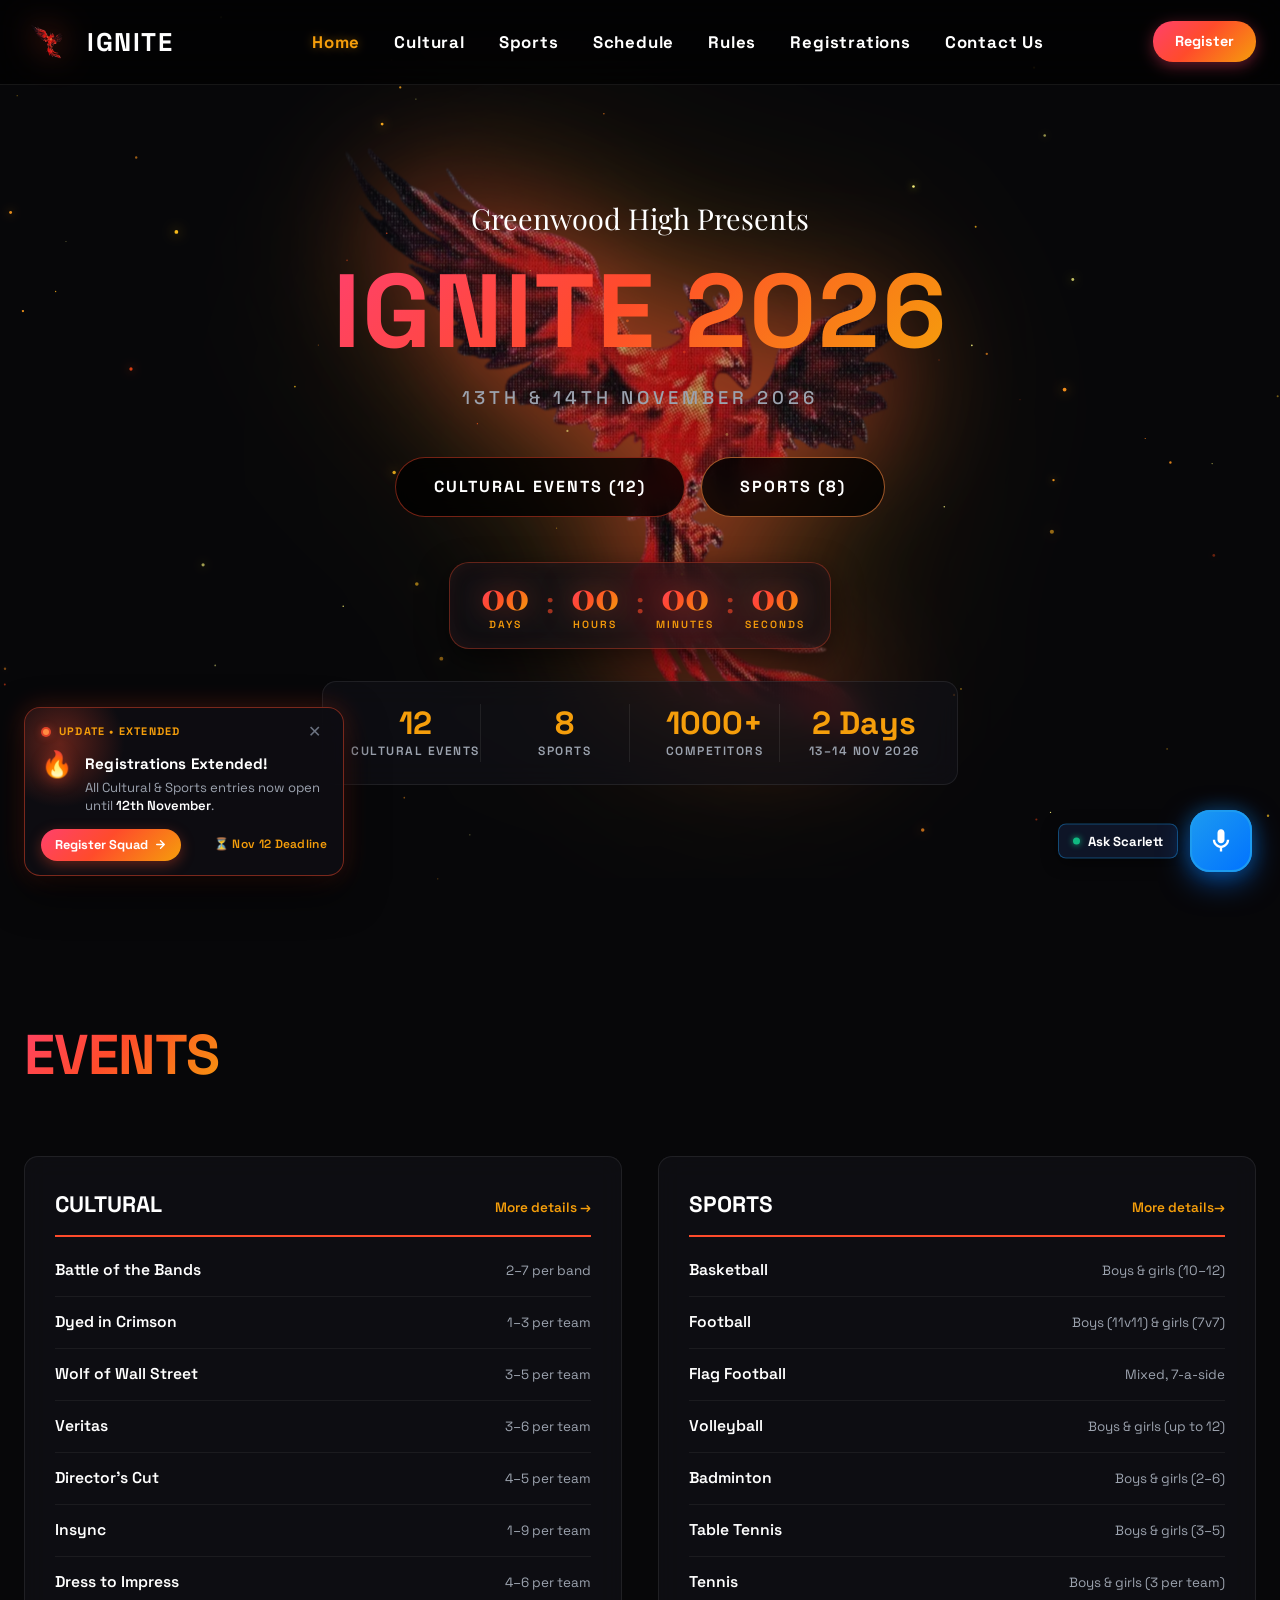
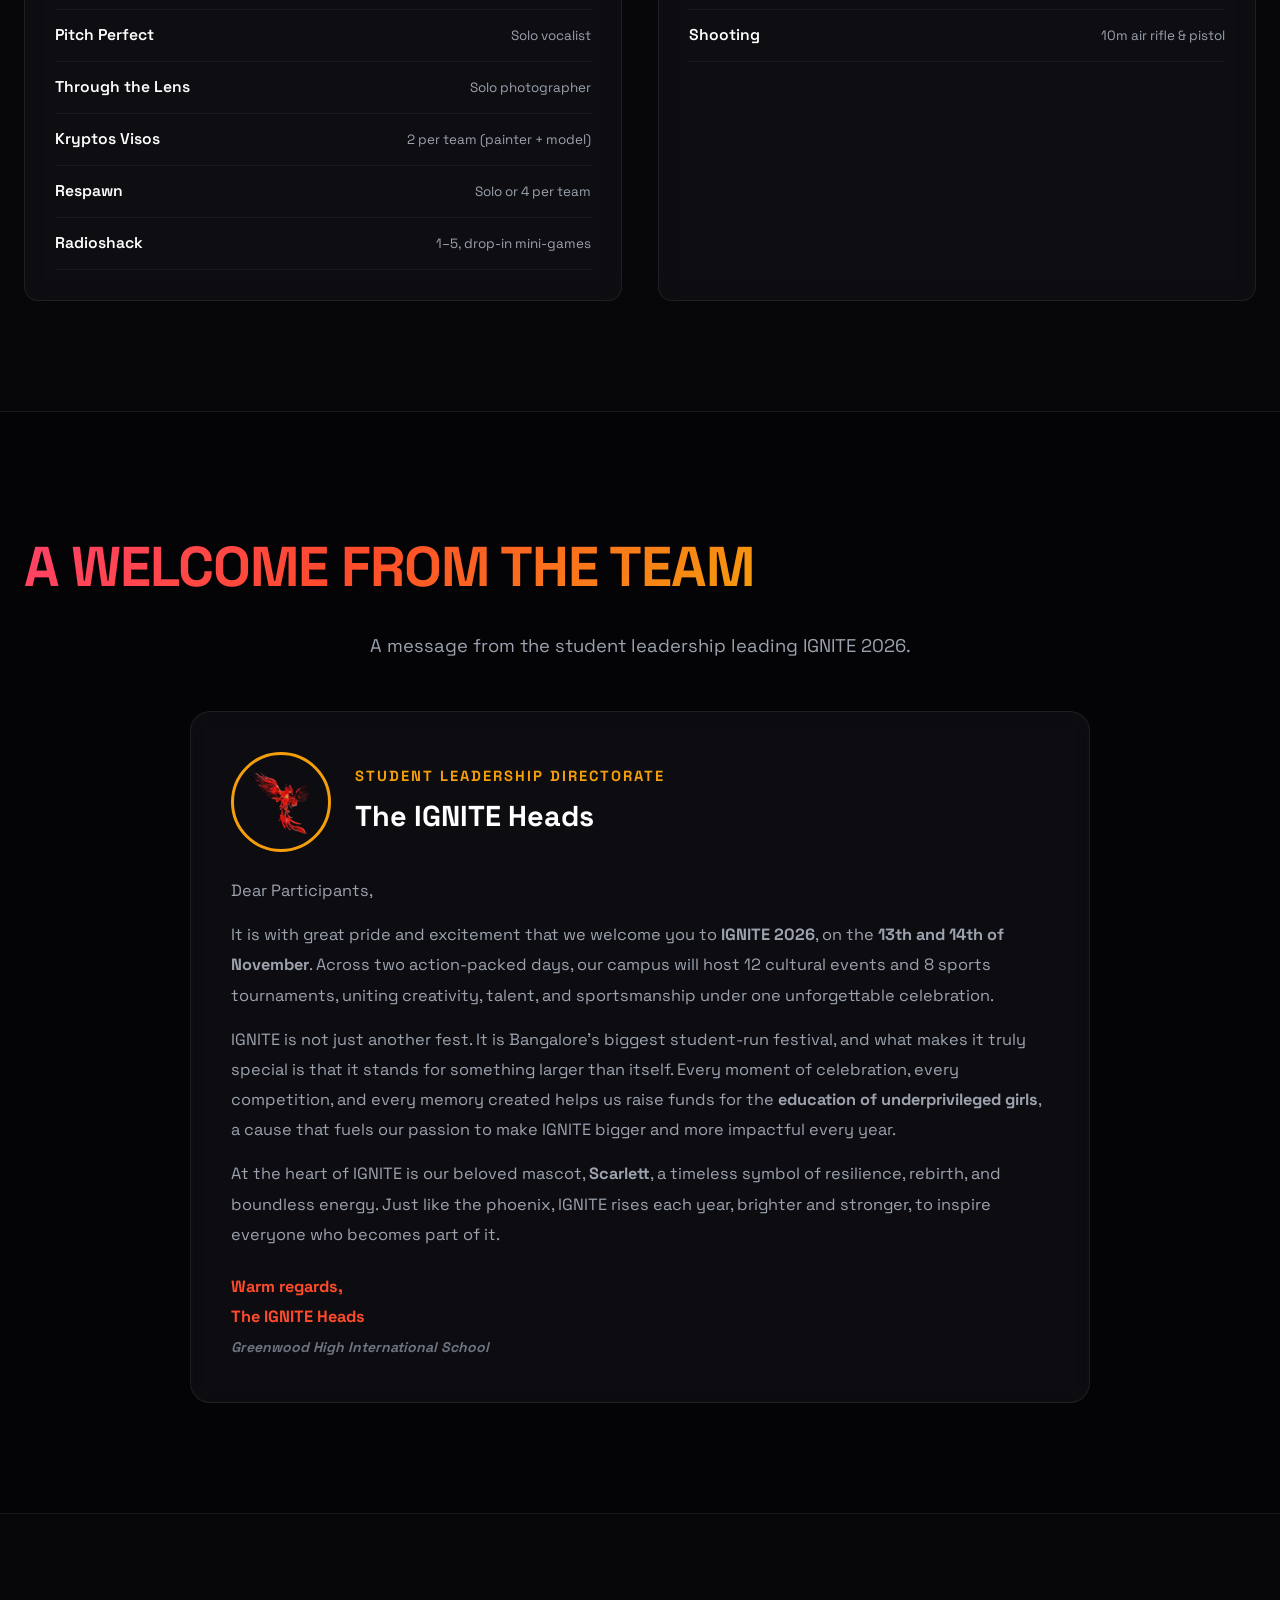
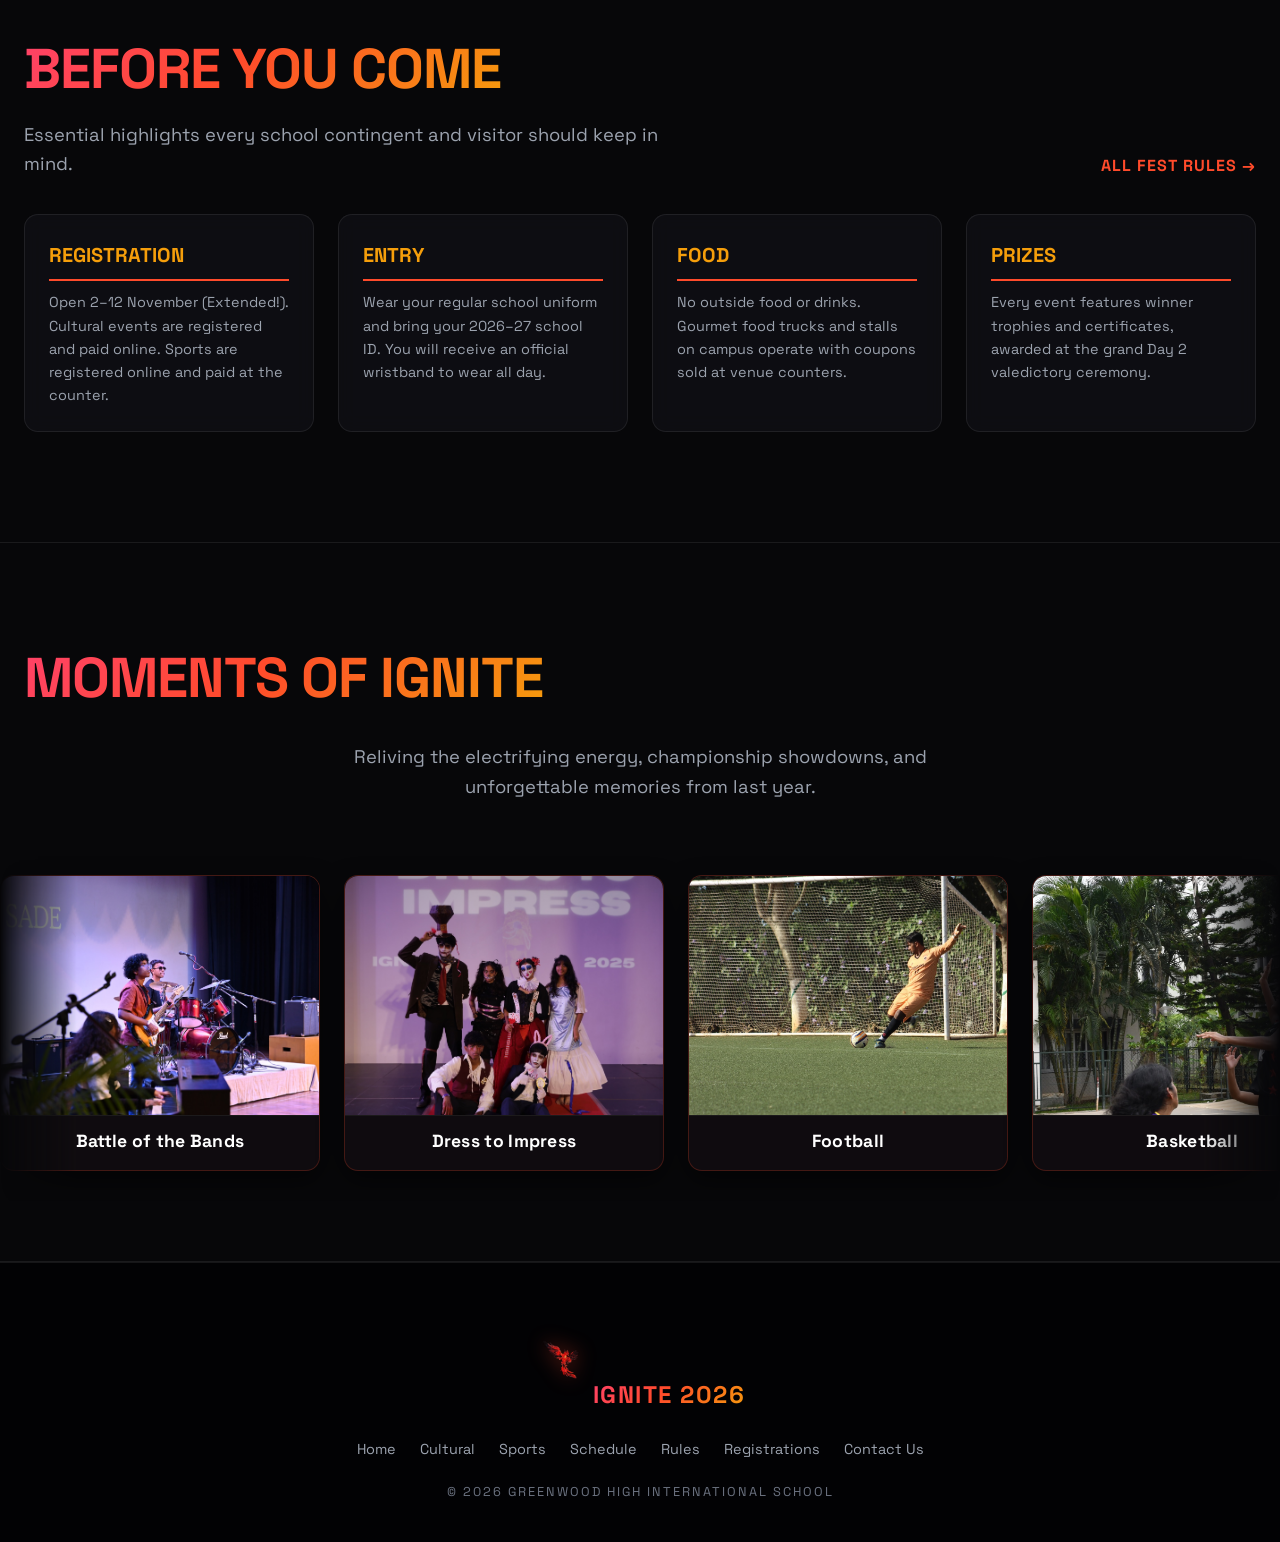
<file: index.html>
<!DOCTYPE html>
<html lang="en">
<head>
    <meta charset="UTF-8">
    <meta name="viewport" content="width=device-width, initial-scale=1.0">
    <title>IGNITE 2026 | Greenwood High Flagship Fest</title>
    <meta name="description" content="IGNITE 2026 is Greenwood High's premier interschool fest: 12 cultural events and 8 sports across two days, 13–14 November 2026.">
    <link rel="preconnect" href="https://fonts.googleapis.com">
    <link rel="preconnect" href="https://fonts.gstatic.com" crossorigin>
    <link href="https://fonts.googleapis.com/css2?family=Playfair+Display:ital,wght@0,600;0,800;1,600&family=Space+Grotesk:wght@300;400;500;600;700;800&display=swap" rel="stylesheet">
    <script>try{if(sessionStorage.getItem("igniteBurn")==="1")document.documentElement.classList.add("fire-arriving")}catch(e){}</script>
    <link rel="stylesheet" href="./styles.css">
</head>
<body>

    <!-- Phoenix Welcome Flight Entrance Animation -->
    <div id="phoenixWelcomeOverlay" class="phoenix-welcome-overlay">
        <button id="welcomeSkipBtn" class="welcome-skip-btn" aria-label="Skip intro animation">Skip Intro ✕</button>
        <div class="welcome-fire-ring"></div>
        <div class="welcome-phoenix-actor">
            <img src="WhatsApp Image 2026-10-20 at 10.38.51 PM.png" alt="IGNITE Phoenix Mascot Flying">
        </div>
        <div class="welcome-flight-text">
            <span class="welcome-flight-tag">Greenwood High Presents</span>
            <h2 class="welcome-flight-heading">IGNITE 2026</h2>
        </div>
    </div>

    <!-- Ambient Glowing Background Aura -->
    <div class="bg-ambient-glow">
        <div class="ambient-blob ambient-blob-1"></div>
        <div class="ambient-blob ambient-blob-2"></div>
        <div class="ambient-blob ambient-blob-3"></div>
    </div>

    <!-- Navigation Header -->
    <nav>
        <div class="container nav-content">
            <a href="index.html" class="logo-link">
                <img src="WhatsApp Image 2026-10-20 at 10.38.51 PM.png" alt="IGNITE Phoenix Mascot" class="nav-logo">
                <span class="logo-text">IGNITE</span>
            </a>

            <div class="nav-links">
                <a href="index.html" class="active">Home</a>
                <a href="cultural.html">Cultural</a>
                <a href="sports.html">Sports</a>
                <a href="schedule.html">Schedule</a>
                <a href="rules.html">Rules</a>
                <a href="registrations.html">Registrations</a>
                <a href="contact.html">Contact Us</a>
            </div>

            <div class="nav-cta-group">
                <a href="registrations.html" class="btn-register-nav">Register</a>
            </div>
        </div>
    </nav>

    <!-- Hero Section with Flying Phoenix Mascot Aura -->
    <header id="home" class="hero">
        <canvas id="heroSparksCanvas" class="hero-sparks-canvas" aria-hidden="true"></canvas>
        <div class="container">
            <span class="intro-text">Greenwood High Presents</span>
            <h1><span class="gradient-text">IGNITE 2026</span></h1>
            <p>13th &amp; 14th November 2026</p>

            <div class="hero-actions-group">
                <a href="cultural.html" class="btn-glow">Cultural Events (12)</a>
                <a href="sports.html" class="btn-glow" style="border-color: rgba(255, 140, 66, 0.6);">Sports (8)</a>
            </div>

            <!-- Countdown Timer inspired by Oakridge Codefest -->
            <div class="hero-countdown-wrap" data-reveal>
                <div class="glass-countdown" data-target="2026-11-13T08:30:00+05:30" role="group" aria-label="Countdown to IGNITE 2026, 13th November 2026">
                    <div class="countdown-unit-box">
                        <span class="countdown-num" data-unit="days">00</span>
                        <span class="countdown-tag">Days</span>
                    </div>
                    <div class="countdown-sep">:</div>
                    <div class="countdown-unit-box">
                        <span class="countdown-num" data-unit="hours">00</span>
                        <span class="countdown-tag">Hours</span>
                    </div>
                    <div class="countdown-sep">:</div>
                    <div class="countdown-unit-box">
                        <span class="countdown-num" data-unit="minutes">00</span>
                        <span class="countdown-tag">Minutes</span>
                    </div>
                    <div class="countdown-sep">:</div>
                    <div class="countdown-unit-box">
                        <span class="countdown-num" data-unit="seconds">00</span>
                        <span class="countdown-tag">Seconds</span>
                    </div>
                </div>
            </div>

            <!-- Quick Metrics Strip -->
            <div class="hero-metrics">
                <div class="metric-item">
                    <div class="metric-num">12</div>
                    <div class="metric-label">Cultural Events</div>
                </div>
                <div class="metric-item">
                    <div class="metric-num">8</div>
                    <div class="metric-label">Sports</div>
                </div>
                <div class="metric-item">
                    <div class="metric-num">1000+</div>
                    <div class="metric-label">Competitors</div>
                </div>
                <div class="metric-item">
                    <div class="metric-num">2 Days</div>
                    <div class="metric-label">13–14 Nov 2026</div>
                </div>
            </div>
        </div>
    </header>

    <!-- What's On: Live Programme Overview -->
    <section class="section">
        <div class="container">
            <h2 class="section-title gradient-text">Events</h2>

            <div class="programme-grid">
                <!-- Cultural Programme Box -->
                <div class="programme-box">
                    <h3>Cultural <a href="cultural.html">More details →</a></h3>
                    <ul class="programme-list">
                        <li><a href="cultural.html#battle-of-the-bands"><span class="name">Battle of the Bands</span><span class="size">2–7 per band</span></a></li>
                        <li><a href="cultural.html#dyed-in-crimson"><span class="name">Dyed in Crimson</span><span class="size">1–3 per team</span></a></li>
                        <li><a href="cultural.html#wolf-of-wall-street"><span class="name">Wolf of Wall Street</span><span class="size">3–5 per team</span></a></li>
                        <li><a href="cultural.html#veritas"><span class="name">Veritas</span><span class="size">3–6 per team</span></a></li>
                        <li><a href="cultural.html#directors-cut"><span class="name">Director's Cut</span><span class="size">4–5 per team</span></a></li>
                        <li><a href="cultural.html#insync"><span class="name">Insync</span><span class="size">1–9 per team</span></a></li>
                        <li><a href="cultural.html#dress-to-impress"><span class="name">Dress to Impress</span><span class="size">4–6 per team</span></a></li>
                        <li><a href="cultural.html#pitch-perfect"><span class="name">Pitch Perfect</span><span class="size">Solo vocalist</span></a></li>
                        <li><a href="cultural.html#through-the-lens"><span class="name">Through the Lens</span><span class="size">Solo photographer</span></a></li>
                        <li><a href="cultural.html#kryptos-visos"><span class="name">Kryptos Visos</span><span class="size">2 per team (painter + model)</span></a></li>
                        <li><a href="cultural.html#respawn"><span class="name">Respawn</span><span class="size">Solo or 4 per team</span></a></li>
                        <li><a href="cultural.html#radioshack"><span class="name">Radioshack</span><span class="size">1–5, drop-in mini-games</span></a></li>
                    </ul>
                </div>

                <!-- Sports Programme Box -->
                <div class="programme-box">
                    <h3>Sports <a href="sports.html">More details→</a></h3>
                    <ul class="programme-list">
                        <li><a href="sports.html#basketball"><span class="name">Basketball</span><span class="size">Boys &amp; girls (10–12)</span></a></li>
                        <li><a href="sports.html#football"><span class="name">Football</span><span class="size">Boys (11v11) &amp; girls (7v7)</span></a></li>
                        <li><a href="sports.html#flag-football"><span class="name">Flag Football</span><span class="size">Mixed, 7-a-side</span></a></li>
                        <li><a href="sports.html#volleyball"><span class="name">Volleyball</span><span class="size">Boys &amp; girls (up to 12)</span></a></li>
                        <li><a href="sports.html#badminton"><span class="name">Badminton</span><span class="size">Boys &amp; girls (2–6)</span></a></li>
                        <li><a href="sports.html#table-tennis"><span class="name">Table Tennis</span><span class="size">Boys &amp; girls (3–5)</span></a></li>
                        <li><a href="sports.html#tennis"><span class="name">Tennis</span><span class="size">Boys &amp; girls (3 per team)</span></a></li>
                        <li><a href="sports.html#shooting"><span class="name">Shooting</span><span class="size">10m air rifle &amp; pistol</span></a></li>
                    </ul>
                </div>
            </div>
        </div>
    </section>

    <!-- Welcome Letter from the Team Section -->
    <section id="welcome" class="section section-darker">
        <div class="container">
            <h2 class="section-title gradient-text">A Welcome From The Team</h2>
            <p class="section-subtitle">A message from the student leadership leading IGNITE 2026.</p>

            <div style="max-width: 900px; margin: 0 auto;">
                <div class="glass-card" style="display: flex; flex-direction: column; gap: 24px; text-align: left;">
                    <div style="display: flex; align-items: center; gap: 24px; flex-wrap: wrap;">
                        <img src="WhatsApp Image 2026-10-20 at 10.38.51 PM.png" alt="Phoenix Crest" style="width: 100px; height: 100px; border-radius: 50%; object-fit: cover; border: 3px solid var(--accent-gold); flex-shrink: 0;">
                        <div>
                            <h4 style="color: var(--accent-gold); text-transform: uppercase; letter-spacing: 2px; font-size: 0.92rem; margin-bottom: 4px;">Student Leadership Directorate</h4>
                            <h3 style="font-size: 1.8rem; font-weight: 800;">The IGNITE Heads</h3>
                        </div>
                    </div>
                    <div style="color: var(--text-muted); font-size: 1.02rem; line-height: 1.85; display: flex; flex-direction: column; gap: 14px;">
                        <p>Dear Participants,</p>
                        <p>It is with great pride and excitement that we welcome you to <strong>IGNITE 2026</strong>, on the <strong>13th and 14th of November</strong>. Across two action-packed days, our campus will host 12 cultural events and 8 sports tournaments, uniting creativity, talent, and sportsmanship under one unforgettable celebration.</p>
                        <p>IGNITE is not just another fest. It is Bangalore's biggest student-run festival, and what makes it truly special is that it stands for something larger than itself. Every moment of celebration, every competition, and every memory created helps us raise funds for the <strong>education of underprivileged girls</strong>, a cause that fuels our passion to make IGNITE bigger and more impactful every year.</p>
                        <p>At the heart of IGNITE is our beloved mascot, <strong>Scarlett</strong>, a timeless symbol of resilience, rebirth, and boundless energy. Just like the phoenix, IGNITE rises each year, brighter and stronger, to inspire everyone who becomes part of it.</p>
                        <p style="color: var(--accent-orange); font-weight: 700; margin-top: 8px;">Warm regards,<br>The IGNITE Heads<br><em style="font-size: 0.88rem; color: var(--text-subtle);">Greenwood High International School</em></p>
                    </div>
                </div>
            </div>
        </div>
    </section>

    <!-- Before You Come Section -->
    <section class="section">
        <div class="container">
            <div style="display: flex; justify-content: space-between; align-items: flex-end; margin-bottom: 20px; flex-wrap: wrap; gap: 16px;">
                <div>
                    <h2 class="section-title gradient-text" style="text-align: left; margin-bottom: 6px;">Before You Come</h2>
                    <p class="section-subtitle" style="text-align: left; margin-bottom: 0;">Essential highlights every school contingent and visitor should keep in mind.</p>
                </div>
                <a href="rules.html" class="event-action" style="font-size: 1rem;">All fest rules →</a>
            </div>

            <div class="know-grid">
                <div class="know-item">
                    <h3>Registration</h3>
                    <p>Open 2–12 November (Extended!). Cultural events are registered and paid online. Sports are registered online and paid at the counter.</p>
                </div>
                <div class="know-item">
                    <h3>Entry</h3>
                    <p>Wear your regular school uniform and bring your 2026–27 school ID. You will receive an official wristband to wear all day.</p>
                </div>
                <div class="know-item">
                    <h3>Food</h3>
                    <p>No outside food or drinks. Gourmet food trucks and stalls on campus operate with coupons sold at venue counters.</p>
                </div>
                <div class="know-item">
                    <h3>Prizes</h3>
                    <p>Every event features winner trophies and certificates, awarded at the grand Day 2 valedictory ceremony.</p>
                </div>
            </div>
        </div>
    </section>

    <!-- Moments of IGNITE - Rolling Best Moments Gallery -->
    <section class="section moments-section" id="moments">
        <div class="container text-center">
            <h2 class="section-title gradient-text">Moments of IGNITE</h2>
            <p class="section-subtitle">Reliving the electrifying energy, championship showdowns, and unforgettable memories from last year.</p>
        </div>

        <div class="moments-marquee-wrapper">
            <div class="moments-track">
                <!-- Card 1: Battle of the Bands -->
                <div class="moment-card">
                    <div class="moment-img-box">
                        <img src="images/Website-Slideshow/DSC_2351.JPG.jpeg" alt="Battle of the Bands" class="moment-img" loading="lazy">
                    </div>
                    <div class="moment-info">
                        <h4>Battle of the Bands</h4>
                    </div>
                </div>

                <!-- Card 2: Dress to Impress -->
                <div class="moment-card">
                    <div class="moment-img-box">
                        <img src="images/Website-Slideshow/AU3A5598.JPG.jpeg" alt="Dress to Impress" class="moment-img" loading="lazy">
                    </div>
                    <div class="moment-info">
                        <h4>Dress to Impress</h4>
                    </div>
                </div>

                <!-- Card 3: Football -->
                <div class="moment-card">
                    <div class="moment-img-box">
                        <img src="images/Website-Slideshow/IMG_7780.JPG.jpeg" alt="Football" class="moment-img" loading="lazy">
                    </div>
                    <div class="moment-info">
                        <h4>Football</h4>
                    </div>
                </div>

                <!-- Card 4: Basketball -->
                <div class="moment-card">
                    <div class="moment-img-box">
                        <img src="images/Website-Slideshow/DSC_1382.JPG.jpeg" alt="Basketball" class="moment-img" loading="lazy">
                    </div>
                    <div class="moment-info">
                        <h4>Basketball</h4>
                    </div>
                </div>

                <!-- Card 5: Insync -->
                <div class="moment-card">
                    <div class="moment-img-box">
                        <img src="images/Website-Slideshow/DSC_2549.JPG.jpeg" alt="Insync" class="moment-img" loading="lazy">
                    </div>
                    <div class="moment-info">
                        <h4>Insync</h4>
                    </div>
                </div>

                <!-- Duplicated set for seamless infinite loop -->
                <!-- Card 1 Duplicate -->
                <div class="moment-card" aria-hidden="true">
                    <div class="moment-img-box">
                        <img src="images/Website-Slideshow/DSC_2351.JPG.jpeg" alt="Battle of the Bands" class="moment-img" loading="lazy">
                    </div>
                    <div class="moment-info">
                        <h4>Battle of the Bands</h4>
                    </div>
                </div>

                <!-- Card 2 Duplicate -->
                <div class="moment-card" aria-hidden="true">
                    <div class="moment-img-box">
                        <img src="images/Website-Slideshow/AU3A5598.JPG.jpeg" alt="Dress to Impress" class="moment-img" loading="lazy">
                    </div>
                    <div class="moment-info">
                        <h4>Dress to Impress</h4>
                    </div>
                </div>

                <!-- Card 3 Duplicate -->
                <div class="moment-card" aria-hidden="true">
                    <div class="moment-img-box">
                        <img src="images/Website-Slideshow/IMG_7780.JPG.jpeg" alt="Football" class="moment-img" loading="lazy">
                    </div>
                    <div class="moment-info">
                        <h4>Football</h4>
                    </div>
                </div>

                <!-- Card 4 Duplicate -->
                <div class="moment-card" aria-hidden="true">
                    <div class="moment-img-box">
                        <img src="images/Website-Slideshow/DSC_1382.JPG.jpeg" alt="Basketball" class="moment-img" loading="lazy">
                    </div>
                    <div class="moment-info">
                        <h4>Basketball</h4>
                    </div>
                </div>

                <!-- Card 5 Duplicate -->
                <div class="moment-card" aria-hidden="true">
                    <div class="moment-img-box">
                        <img src="images/Website-Slideshow/DSC_2549.JPG.jpeg" alt="Insync" class="moment-img" loading="lazy">
                    </div>
                    <div class="moment-info">
                        <h4>Insync</h4>
                    </div>
                </div>
            </div>
        </div>
    </section>

    <!-- Footer -->
    <footer>
        <div class="container">
            <img src="WhatsApp Image 2026-10-20 at 10.38.51 PM.png" alt="IGNITE Crest">
            <div class="logo-text gradient-text" style="font-size: 1.5rem; margin-bottom: 10px;">IGNITE 2026</div>
            <ul class="footer-nav">
                <li><a href="index.html">Home</a></li>
                <li><a href="cultural.html">Cultural</a></li>
                <li><a href="sports.html">Sports</a></li>
                <li><a href="schedule.html">Schedule</a></li>
                <li><a href="rules.html">Rules</a></li>
                <li><a href="registrations.html">Registrations</a></li>
                <li><a href="contact.html">Contact Us</a></li>
            </ul>
            <p style="text-transform: uppercase; letter-spacing: 2px; font-size: 0.8rem; color: var(--text-subtle);">© 2026 Greenwood High International School</p>
        </div>
    </footer>

    <!-- SCARLETT AI VOICE/CHAT BUTTON (Omnipresent) -->
    <div class="scarlett-omnipresent-container">
        <div class="scarlett-fab-tag">
            <span class="scarlett-status-dot"></span>
            Ask Scarlett
        </div>
        <button id="scarlettVoiceBtn" class="scarlett-voice-button" aria-label="Open Scarlett AI Assistant">
            <div class="scarlett-voice-pulse"></div>
            <svg class="scarlett-mic-icon" viewBox="0 0 24 24">
                <path d="M12 14c1.66 0 3-1.34 3-3V5c0-1.66-1.34-3-3-3S9 3.34 9 5v6c0 1.66 1.34 3 3 3z"/>
                <path d="M17 11c0 2.76-2.24 5-5 5s-5-2.24-5-5H5c0 3.53 2.61 6.43 6 6.92V21h2v-3.08c3.39-.49 6-3.39 6-6.92h-2z"/>
            </svg>
        </button>
    </div>

    <!-- Scarlett Chat Drawer Window -->
    <div id="scarlettChatWindow" class="scarlett-chat-window">
        <div class="scarlett-chat-header">
            <div class="scarlett-profile">
                <div class="scarlett-avatar-bubble">
                    <svg viewBox="0 0 24 24"><path d="M12 14c1.66 0 3-1.34 3-3V5c0-1.66-1.34-3-3-3S9 3.34 9 5v6c0 1.66 1.34 3 3 3z"/><path d="M17 11c0 2.76-2.24 5-5 5s-5-2.24-5-5H5c0 3.53 2.61 6.43 6 6.92V21h2v-3.08c3.39-.49 6-3.39 6-6.92h-2z"/></svg>
                </div>
                <div>
                    <div class="scarlett-name">Scarlett AI</div>
                    <div class="scarlett-status-text">
                        <span class="scarlett-status-dot"></span>
                        IGNITE 2026 Assistant
                    </div>
                </div>
            </div>
            <button id="scarlettChatClose" class="scarlett-chat-close" aria-label="Close Chat">✕</button>
        </div>

        <div id="scarlettChatMessages" class="scarlett-chat-messages">
            <div class="scarlett-msg bot">
                <div class="scarlett-msg-bubble">
                    Hello! I'm <strong>Scarlett</strong>, your official assistant for Greenwood High's IGNITE 2026. Ask me anything about our 12 cultural events, 8 sports, rules, or registration!
                </div>
                <span class="scarlett-msg-time">Just now</span>
            </div>
        </div>

        <div class="scarlett-quick-chips">
            <button class="scarlett-chip" data-prompt="What are the dates for IGNITE?">📅 Fest Dates</button>
            <button class="scarlett-chip" data-prompt="What are the rules for Wolf of Wall Street?">📈 Wall Street</button>
            <button class="scarlett-chip" data-prompt="Tell me about Battle of the Bands">🎸 Bands</button>
            <button class="scarlett-chip" data-prompt="What is Dyed in Crimson about?">🩸 Crimson Mystery</button>
            <button class="scarlett-chip" data-prompt="What sports tournaments are happening?">⚽ Sports</button>
            <button class="scarlett-chip" data-prompt="What are the key rules for entry?">🎟️ Entry Rules</button>
        </div>

        <div class="scarlett-input-area">
            <input type="text" id="scarlettChatInput" placeholder="Ask Scarlett about rules, events, schedule...">
            <button id="scarlettSendBtn" class="scarlett-send-btn" aria-label="Send query">
                <svg viewBox="0 0 24 24"><path d="M2.01 21L23 12 2.01 3 2 10l15 2-15 2z"/></svg>
            </button>
        </div>
    </div>

    <script src="./script.js"></script>
</body>
</html>
</file>
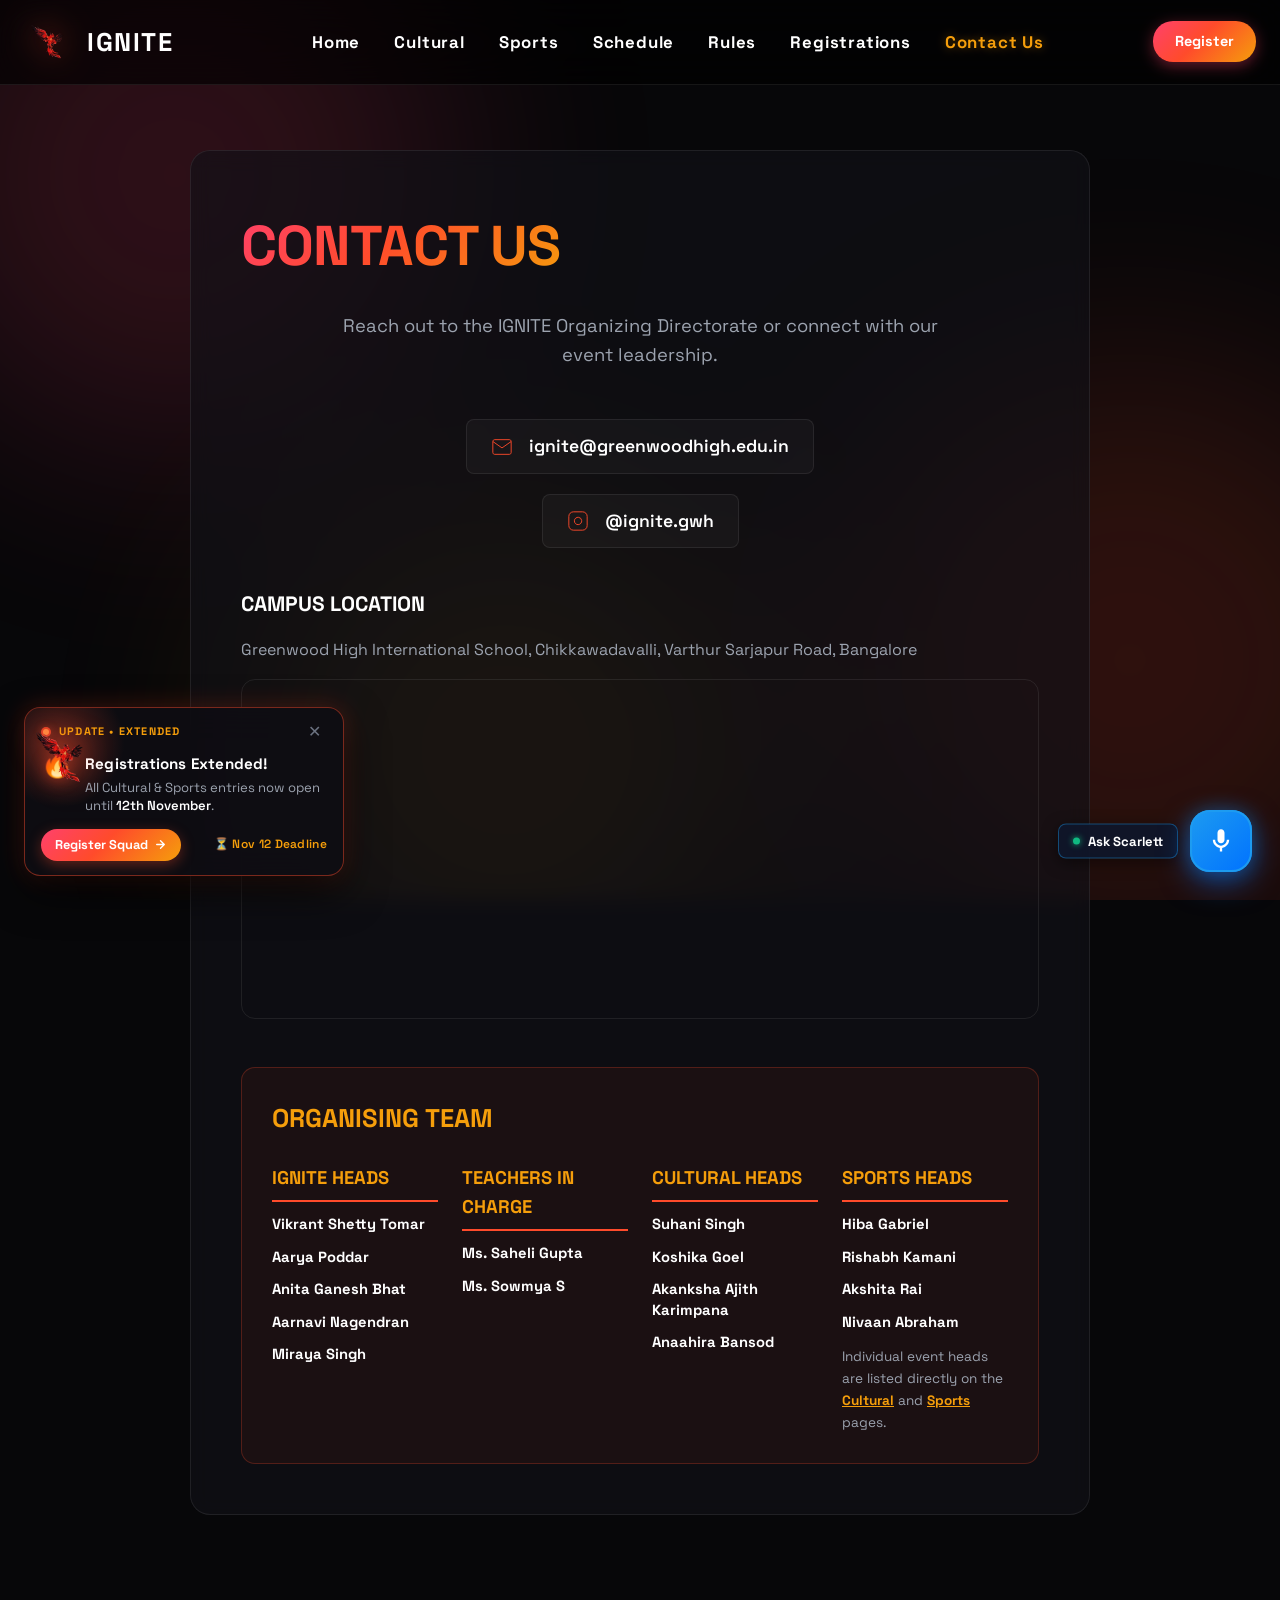
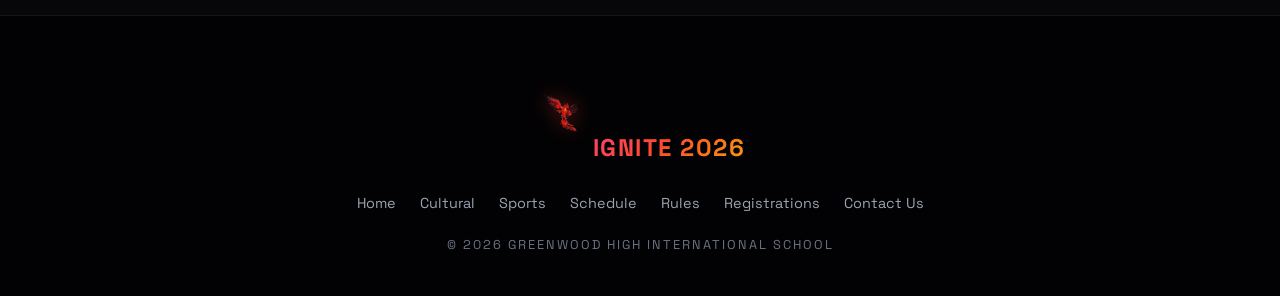
<file: contact.html>
<!DOCTYPE html>
<html lang="en">
<head>
    <meta charset="UTF-8">
    <meta name="viewport" content="width=device-width, initial-scale=1.0">
    <title>Contact Us | IGNITE 2026</title>
    <meta name="description" content="Contact the IGNITE organizing team, teachers-in-charge, and get venue directions to Greenwood High.">
    <link rel="preconnect" href="https://fonts.googleapis.com">
    <link rel="preconnect" href="https://fonts.gstatic.com" crossorigin>
    <link href="https://fonts.googleapis.com/css2?family=Playfair+Display:ital,wght@0,600;0,800;1,600&family=Space+Grotesk:wght@300;400;500;600;700;800&display=swap" rel="stylesheet">
    <script>try{if(sessionStorage.getItem("igniteBurn")==="1")document.documentElement.classList.add("fire-arriving")}catch(e){}</script>
    <link rel="stylesheet" href="./styles.css">
</head>
<body>

    <!-- Ambient Glowing Background Aura -->
    <div class="bg-ambient-glow">
        <div class="ambient-blob ambient-blob-1"></div>
        <div class="ambient-blob ambient-blob-2"></div>
        <div class="ambient-blob ambient-blob-3"></div>
    </div>

    <!-- Navigation Header -->
    <nav>
        <div class="container nav-content">
            <a href="index.html" class="logo-link">
                <img src="WhatsApp Image 2026-10-20 at 10.38.51 PM.png" alt="IGNITE Phoenix Mascot" class="nav-logo">
                <span class="logo-text">IGNITE</span>
            </a>

            <div class="nav-links">
                <a href="index.html">Home</a>
                <a href="cultural.html">Cultural</a>
                <a href="sports.html">Sports</a>
                <a href="schedule.html">Schedule</a>
                <a href="rules.html">Rules</a>
                <a href="registrations.html">Registrations</a>
                <a href="contact.html" class="active">Contact Us</a>
            </div>

            <div class="nav-cta-group">
                <a href="registrations.html" class="btn-register-nav">Register</a>
            </div>
        </div>
    </nav>

    <!-- Contact Page Section -->
    <section class="section-page">
        <div class="container">
            <div class="glass-card contact-card">
                <h1 class="section-title gradient-text">Contact Us</h1>
                <p class="section-subtitle">Reach out to the IGNITE Organizing Directorate or connect with our event leadership.</p>

                <!-- Direct Contact Links -->
                <div class="contact-details" style="margin-bottom: 40px;">
                    <a href="mailto:ignite@greenwoodhigh.edu.in" class="contact-link">
                        <svg viewBox="0 0 24 24"><path d="M4 4h16c1.1 0 2 .9 2 2v12c0 1.1-.9 2-2 2H4c-1.1 0-2-.9-2-2V6c0-1.1.9-2 2-2z"></path><polyline points="22,6 12,13 2,6"></polyline></svg>
                        ignite@greenwoodhigh.edu.in
                    </a>

                    <a href="https://instagram.com/ignite.gwh" target="_blank" rel="noopener" class="contact-link">
                        <svg viewBox="0 0 24 24"><rect x="2" y="2" width="20" height="20" rx="5" ry="5"></rect><path d="M16 11.37A4 4 0 1 1 12.63 8 4 4 0 0 1 16 11.37z"></path><line x1="17.5" y1="6.5" x2="17.51" y2="6.5"></line></svg>
                        @ignite.gwh
                    </a>
                </div>

                <!-- Greenwood High Campus Map -->
                <h3 style="color: #fff; font-size: 1.3rem; text-transform: uppercase; margin-bottom: 16px;">Campus Location</h3>
                <p style="color: var(--text-muted); margin-bottom: 16px;">Greenwood High International School, Chikkawadavalli, Varthur Sarjapur Road, Bangalore</p>
                <div class="map-wrapper">
                    <iframe 
                        src="https://maps.google.com/maps?q=Greenwood+High+Int'l+School+(IB%2FIGCSE)&t=&z=15&ie=UTF8&iwloc=&output=embed" 
                        width="100%" 
                        height="100%" 
                        style="border:0;" 
                        allowfullscreen="" 
                        loading="lazy" 
                        referrerpolicy="no-referrer-when-downgrade">
                    </iframe>
                </div>

                <!-- Organising Team Directory from Brochure -->
                <div class="page-note page-note-wide" style="margin-top: 48px; text-align: left;">
                    <h2 style="font-size: 1.6rem; color: var(--accent-gold); text-transform: uppercase; margin-bottom: 18px;">Organising Team</h2>
                    <div class="people">
                        <div>
                            <h3>IGNITE Heads</h3>
                            <ul>
                                <li><a href="mailto:vikrant052641@greenwoodhigh.edu.in">Vikrant Shetty Tomar</a></li>
                                <li><a href="mailto:aarya022620@greenwoodhigh.edu.in">Aarya Poddar</a></li>
                                <li><a href="mailto:anita052386@greenwoodhigh.edu.in">Anita Ganesh Bhat</a></li>
                                <li><a href="mailto:aarnavi052625@greenwoodhigh.edu.in">Aarnavi Nagendran</a></li>
                                <li><a href="mailto:miraya011106@greenwoodhigh.edu.in">Miraya Singh</a></li>
                                
                            </ul>
                        </div>
                        <div>
                            <h3>Teachers in Charge</h3>
                            <ul>
                                <li><a href="mailto:Sahelig@greenwoodhigh.edu.in">Ms. Saheli Gupta</a></li>
                                <li><a href="mailto:sowmyas@greenwoodhigh.edu.in">Ms. Sowmya S</a></li>
                            </ul>
                        </div>
                        <div>
                            <h3>Cultural Heads</h3>
                            <ul>
                                <li><a href="mailto:suhani022478@greenwoodhigh.edu.in">Suhani Singh</a></li>
                                <li><a href="mailto:koshika052630@greenwoodhigh.edu.in">Koshika Goel</a></li>
                                <li>Akanksha Ajith Karimpana</li>
                                <li>Anaahira Bansod</li>
                            </ul>
                        </div>
                        <div>
                            <h3>Sports Heads</h3>
                            <ul>
                                <li>Hiba Gabriel</li>
                                <li>Rishabh Kamani</li>
                                <li>Akshita Rai</li>
                                <li>Nivaan Abraham</li>
                            </ul>
                            <p class="people-note">Individual event heads are listed directly on the <a href="cultural.html">Cultural</a> and <a href="sports.html">Sports</a> pages.</p>
                        </div>
                    </div>
                </div>

            </div>
        </div>
    </section>

    <!-- Flying Phoenix Mascot Float Avatar -->
    <a href="index.html#welcome" class="flying-phoenix-avatar" aria-label="IGNITE Phoenix Mascot Flying">
        <img src="WhatsApp Image 2026-10-20 at 10.38.51 PM.png" alt="Flying Phoenix Mascot">
    </a>

    <!-- Footer -->
    <footer>
        <div class="container">
            <img src="WhatsApp Image 2026-10-20 at 10.38.51 PM.png" alt="IGNITE Crest">
            <div class="logo-text gradient-text" style="font-size: 1.5rem; margin-bottom: 10px;">IGNITE 2026</div>
            <ul class="footer-nav">
                <li><a href="index.html">Home</a></li>
                <li><a href="cultural.html">Cultural</a></li>
                <li><a href="sports.html">Sports</a></li>
                <li><a href="schedule.html">Schedule</a></li>
                <li><a href="rules.html">Rules</a></li>
                <li><a href="registrations.html">Registrations</a></li>
                <li><a href="contact.html">Contact Us</a></li>
            </ul>
            <p style="text-transform: uppercase; letter-spacing: 2px; font-size: 0.8rem; color: var(--text-subtle);">© 2026 Greenwood High International School</p>
        </div>
    </footer>

    <!-- SCARLETT AI VOICE/CHAT BUTTON (Omnipresent) -->
    <div class="scarlett-omnipresent-container">
        <div class="scarlett-fab-tag">
            <span class="scarlett-status-dot"></span>
            Ask Scarlett
        </div>
        <button id="scarlettVoiceBtn" class="scarlett-voice-button" aria-label="Open Scarlett AI Assistant">
            <div class="scarlett-voice-pulse"></div>
            <svg class="scarlett-mic-icon" viewBox="0 0 24 24">
                <path d="M12 14c1.66 0 3-1.34 3-3V5c0-1.66-1.34-3-3-3S9 3.34 9 5v6c0 1.66 1.34 3 3 3z"/>
                <path d="M17 11c0 2.76-2.24 5-5 5s-5-2.24-5-5H5c0 3.53 2.61 6.43 6 6.92V21h2v-3.08c3.39-.49 6-3.39 6-6.92h-2z"/>
            </svg>
        </button>
    </div>

    <!-- Scarlett Chat Drawer Window -->
    <div id="scarlettChatWindow" class="scarlett-chat-window">
        <div class="scarlett-chat-header">
            <div class="scarlett-profile">
                <div class="scarlett-avatar-bubble">
                    <svg viewBox="0 0 24 24"><path d="M12 14c1.66 0 3-1.34 3-3V5c0-1.66-1.34-3-3-3S9 3.34 9 5v6c0 1.66 1.34 3 3 3z"/><path d="M17 11c0 2.76-2.24 5-5 5s-5-2.24-5-5H5c0 3.53 2.61 6.43 6 6.92V21h2v-3.08c3.39-.49 6-3.39 6-6.92h-2z"/></svg>
                </div>
                <div>
                    <div class="scarlett-name">Scarlett AI</div>
                    <div class="scarlett-status-text">
                        <span class="scarlett-status-dot"></span>
                        IGNITE 2026 Assistant
                    </div>
                </div>
            </div>
            <button id="scarlettChatClose" class="scarlett-chat-close" aria-label="Close Chat">✕</button>
        </div>

        <div id="scarlettChatMessages" class="scarlett-chat-messages">
            <div class="scarlett-msg bot">
                <div class="scarlett-msg-bubble">
                    Hello! I'm <strong>Scarlett</strong>. Have questions about venue directions to Greenwood High or finding contact details? Ask away!
                </div>
                <span class="scarlett-msg-time">Just now</span>
            </div>
        </div>

        <div class="scarlett-quick-chips">
            <button class="scarlett-chip" data-prompt="Where is Greenwood High located?">📍 Campus Location</button>
            <button class="scarlett-chip" data-prompt="Who do I contact for help?">✉️ Contact Email</button>
            <button class="scarlett-chip" data-prompt="Who is the organising team?">👥 Organising Team</button>
        </div>

        <div class="scarlett-input-area">
            <input type="text" id="scarlettChatInput" placeholder="Ask Scarlett about contacts...">
            <button id="scarlettSendBtn" class="scarlett-send-btn" aria-label="Send query">
                <svg viewBox="0 0 24 24"><path d="M2.01 21L23 12 2.01 3 2 10l15 2-15 2z"/></svg>
            </button>
        </div>
    </div>

    <script src="./script.js"></script>
</body>
</html>
</file>
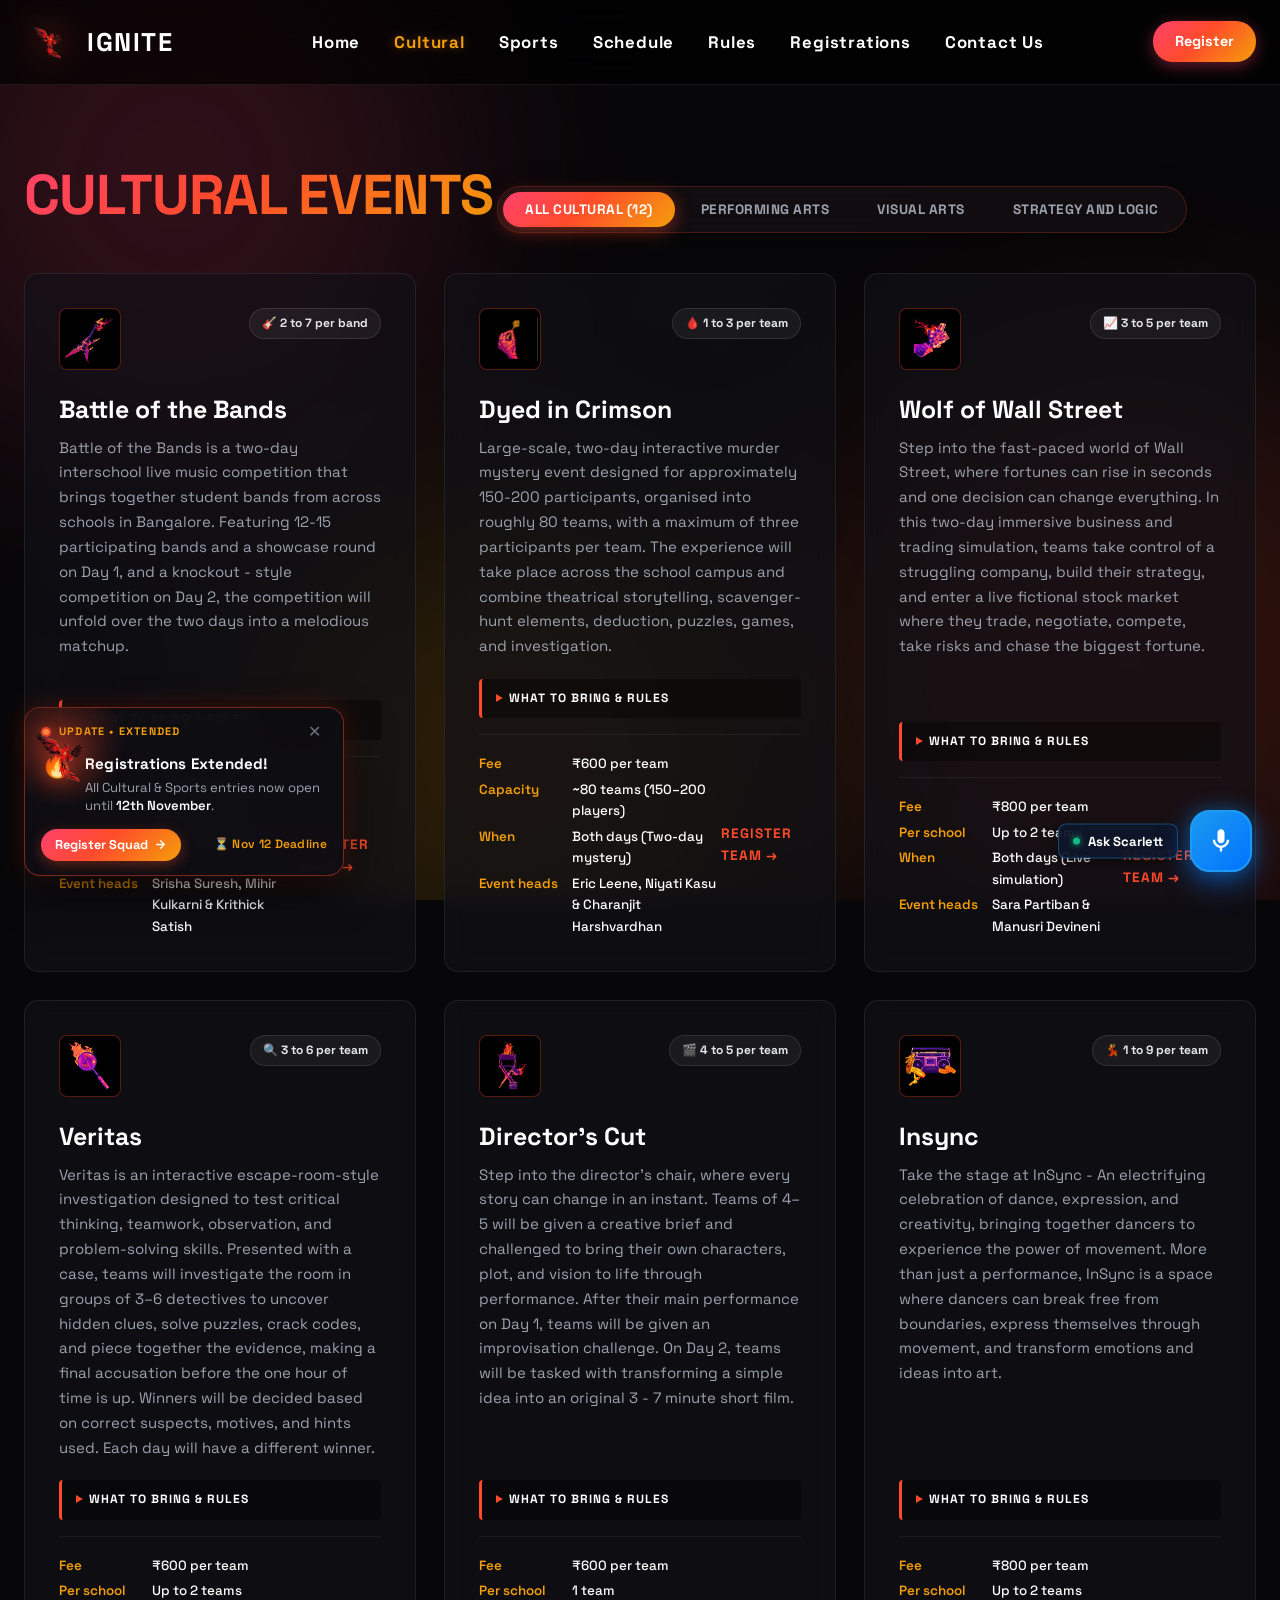
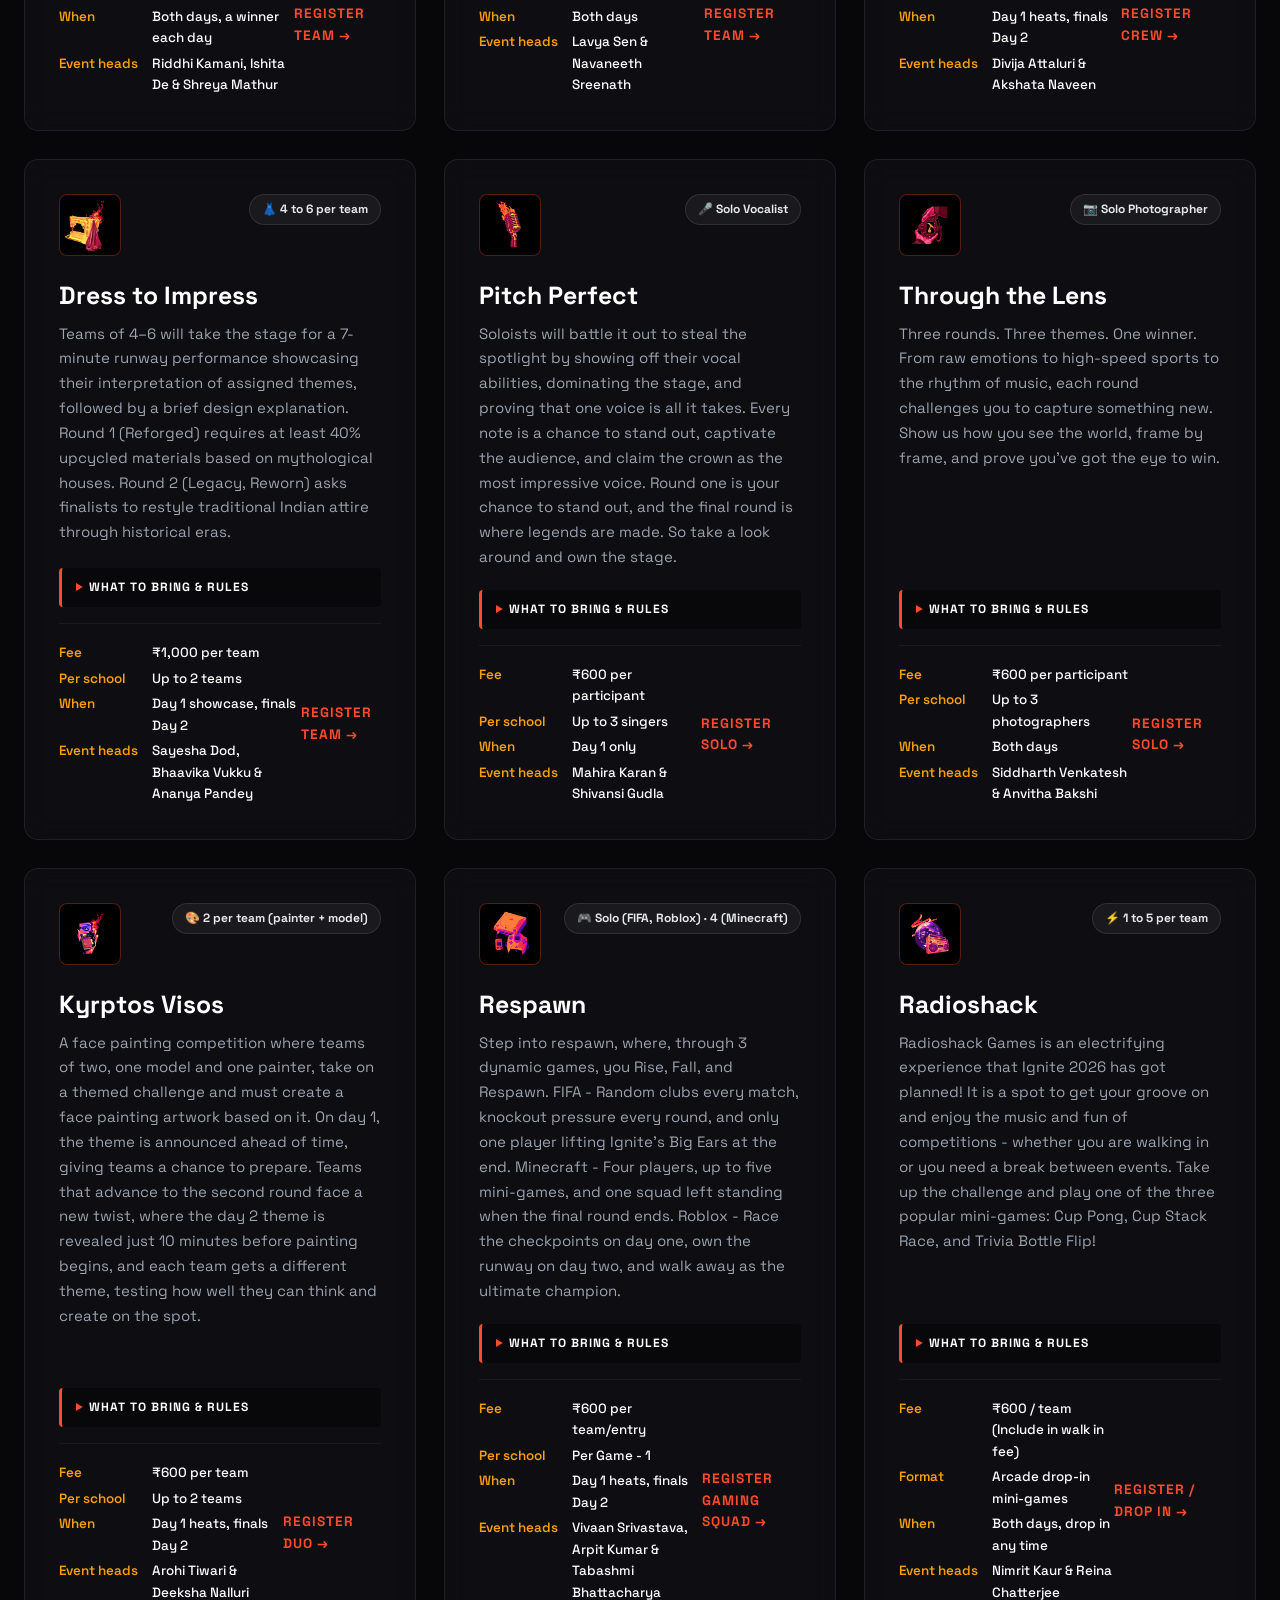
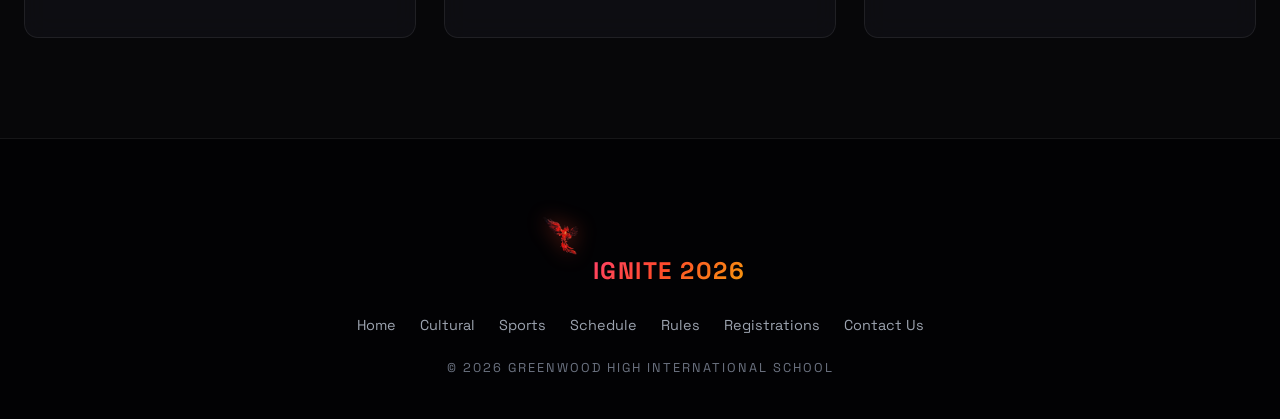
<file: cultural.html>
<!DOCTYPE html>
<html lang="en">
<head>
    <meta charset="UTF-8">
    <meta name="viewport" content="width=device-width, initial-scale=1.0">
    <title>Cultural Events | IGNITE 2026</title>
    <meta name="description" content="Explore 12 premier cultural events at IGNITE 2026: Battle of the Bands, Wolf of Wall Street, Dyed in Crimson, Respawn, and more.">
    <link rel="preconnect" href="https://fonts.googleapis.com">
    <link rel="preconnect" href="https://fonts.gstatic.com" crossorigin>
    <link href="https://fonts.googleapis.com/css2?family=Playfair+Display:ital,wght@0,600;0,800;1,600&family=Space+Grotesk:wght@300;400;500;600;700;800&display=swap" rel="stylesheet">
    <script>try{if(sessionStorage.getItem("igniteBurn")==="1")document.documentElement.classList.add("fire-arriving")}catch(e){}</script>
    <link rel="stylesheet" href="./styles.css">
</head>
<body>

    <!-- Ambient Glowing Background Aura -->
    <div class="bg-ambient-glow">
        <div class="ambient-blob ambient-blob-1"></div>
        <div class="ambient-blob ambient-blob-2"></div>
        <div class="ambient-blob ambient-blob-3"></div>
    </div>

    <!-- Navigation Header -->
    <nav>
        <div class="container nav-content">
            <a href="index.html" class="logo-link">
                <img src="WhatsApp Image 2026-10-20 at 10.38.51 PM.png" alt="IGNITE Phoenix Mascot" class="nav-logo">
                <span class="logo-text">IGNITE</span>
            </a>

            <div class="nav-links">
                <a href="index.html">Home</a>
                <a href="cultural.html" class="active">Cultural</a>
                <a href="sports.html">Sports</a>
                <a href="schedule.html">Schedule</a>
                <a href="rules.html">Rules</a>
                <a href="registrations.html">Registrations</a>
                <a href="contact.html">Contact Us</a>
            </div>

            <div class="nav-cta-group">
                <a href="registrations.html" class="btn-register-nav">Register</a>
            </div>
        </div>
    </nav>

    <!-- Cultural Events Page Section -->
    <section class="section-page">
        <div class="container">
            <h1 class="section-title gradient-text">Cultural Events</h1>
            <!-- Sub Filter Bar -->
            <div class="event-filter-bar">
                <button class="sub-filter-btn active" data-filter="all">All Cultural (12)</button>
                <button class="sub-filter-btn" data-filter="performing">Performing Arts</button>
                <button class="sub-filter-btn" data-filter="visual">Visual Arts</button>
                <button class="sub-filter-btn" data-filter="strategy">Strategy and Logic</button>
            </div>

            <div class="events-grid" id="culturalGrid">

                <!-- 1. Battle of the Bands -->
                <div class="event-card" id="battle-of-the-bands" data-category="performing">
                    <div class="event-card-top">
                        <div class="event-icon-box has-image">
                            <img src="images/Cultural logos/Battle of the bands.png" alt="Battle of the Bands logo" class="event-logo-img">
                        </div>
                        <span class="event-participants-badge">🎸 2 to 7 per band</span>
                    </div>
                    <h3>Battle of the Bands</h3>
                    <p>
                        Battle of the Bands is a two-day interschool live music competition that brings together student bands from across schools in Bangalore. Featuring 12-15 participating bands and a showcase round on Day 1, and a knockout - style competition on Day 2, the competition will unfold over the two days into a melodious matchup.
                    </p>
                    <details class="event-rules-box">
                        <summary>What to bring &amp; Rules</summary>
                        <ul>
                            <li>Bring your own instruments (guitars, keyboards, brass, pedals). Drum kit and piano are provided on stage.</li>
                            <li>Sound check time limits strictly enforced before performance.</li>
                            <li>Knockout format on Day 2 decides the champion band.</li>
                        </ul>
                    </details>
                    <div class="event-meta">
                        <dl class="event-facts">
                            <dt>Fee</dt><dd>₹1,000 per band</dd>
                            <dt>Per school</dt><dd>Up to 2 bands</dd>
                            <dt>When</dt><dd>Showcase Day 1, finals Day 2</dd>
                                                    <dt>Event heads</dt><dd>Srisha Suresh, Mihir Kulkarni &amp; Krithick Satish</dd>
                        </dl>
                        <a href="registrations.html" class="event-action">Register Band →</a>
                    </div>
                </div>

                <!-- 2. Dyed in Crimson -->
                <div class="event-card" id="dyed-in-crimson" data-category="strategy">
                    <div class="event-card-top">
                        <div class="event-icon-box has-image">
                            <img src="images/Cultural logos/Dyed in crimson.png" alt="Dyed in Crimson logo" class="event-logo-img">
                        </div>
                        <span class="event-participants-badge">🩸 1 to 3 per team</span>
                    </div>
                    <h3>Dyed in Crimson</h3>
                    <p>
                        Large-scale, two-day interactive murder mystery event designed for approximately 150-200 participants, organised into roughly 80 teams, with a maximum of three participants per team. The experience will take place across the school campus and combine theatrical storytelling, scavenger-hunt elements, deduction, puzzles, games, and investigation.
                    </p>
                    <details class="event-rules-box">
                        <summary>What to bring &amp; Rules</summary>
                        <ul>
                            <li>Carry notebooks, pens, and analytical wits.</li>
                            <li>Respect actor boundaries and stay within active crime scene perimeters.</li>
                            <li>Strictly no collusion between independent detective units.</li>
                        </ul>
                    </details>
                    <div class="event-meta">
                        <dl class="event-facts">
                            <dt>Fee</dt><dd>₹600 per team</dd>
                            <dt>Capacity</dt><dd>~80 teams (150–200 players)</dd>
                            <dt>When</dt><dd>Both days (Two-day mystery)</dd>
                                                    <dt>Event heads</dt><dd>Eric Leene, Niyati Kasu &amp; Charanjit Harshvardhan</dd>
                        </dl>
                        <a href="registrations.html" class="event-action">Register Team →</a>
                    </div>
                </div>

                <!-- 3. Wolf of Wall Street -->
                <div class="event-card" id="wolf-of-wall-street" data-category="strategy">
                    <div class="event-card-top">
                        <div class="event-icon-box has-image">
                            <img src="images/Cultural logos/Wolf Of wall street.png" alt="Wolf of Wall Street logo" class="event-logo-img">
                        </div>
                        <span class="event-participants-badge">📈 3 to 5 per team</span>
                    </div>
                    <h3>Wolf of Wall Street</h3>
                    <p>
                        Step into the fast-paced world of Wall Street, where fortunes can rise in seconds and one decision can change everything. In this two-day immersive business and trading simulation, teams take control of a struggling company, build their strategy, and enter a live fictional stock market where they trade, negotiate, compete, take risks and chase the biggest fortune.
                    </p>
                    <details class="event-rules-box">
                        <summary>What to bring &amp; Rules</summary>
                        <ul>
                            <li>Bring a charged laptop with spreadsheet capability.</li>
                            <li>Review the case study and background info package sent prior to the fest.</li>
                            <li>Unannounced flash crashes and breaking announcements occur in real time.</li>
                        </ul>
                    </details>
                    <div class="event-meta">
                        <dl class="event-facts">
                            <dt>Fee</dt><dd>₹800 per team</dd>
                            <dt>Per school</dt><dd>Up to 2 teams</dd>
                            <dt>When</dt><dd>Both days (Live simulation)</dd>
                                                    <dt>Event heads</dt><dd>Sara Partiban &amp; Manusri Devineni</dd>
                        </dl>
                        <a href="registrations.html" class="event-action">Register Team →</a>
                    </div>
                </div>

                <!-- 4. Veritas -->
                <div class="event-card" id="veritas" data-category="strategy">
                    <div class="event-card-top">
                        <div class="event-icon-box has-image">
                            <img src="images/Cultural logos/Veritas.png" alt="Veritas logo" class="event-logo-img">
                        </div>
                        <span class="event-participants-badge">🔍 3 to 6 per team</span>
                    </div>
                    <h3>Veritas</h3>
                    <p>
                        Veritas is an interactive escape-room-style investigation designed to test critical thinking, teamwork, observation, and problem-solving skills. Presented with a case, teams will investigate the room in groups of 3–6 detectives to uncover hidden clues, solve puzzles, crack codes, and piece together the evidence, making a final accusation before the one hour of time is up. Winners will be decided based on correct suspects, motives, and hints used. Each day will have a different winner.
                    </p>
                    <details class="event-rules-box">
                        <summary>What to bring &amp; Rules</summary>
                        <ul>
                            <li>Strict 1-hour escape room time countdown.</li>
                            <li>No external electronic communication allowed inside investigation rooms.</li>
                            <li>Points scored for correct suspects, accurate motive, and minimal hint usage.</li>
                        </ul>
                    </details>
                    <div class="event-meta">
                        <dl class="event-facts">
                            <dt>Fee</dt><dd>₹600 per team</dd>
                            <dt>Per school</dt><dd>Up to 2 teams</dd>
                            <dt>When</dt><dd>Both days, a winner each day</dd>
                                                    <dt>Event heads</dt><dd>Riddhi Kamani, Ishita De &amp; Shreya Mathur</dd>
                        </dl>
                        <a href="registrations.html" class="event-action">Register Team →</a>
                    </div>
                </div>

                <!-- 5. Director's Cut -->
                <div class="event-card" id="directors-cut" data-category="performing">
                    <div class="event-card-top">
                        <div class="event-icon-box has-image">
                            <img src="images/Cultural logos/director's cut.png" alt="Director's Cut logo" class="event-logo-img">
                        </div>
                        <span class="event-participants-badge">🎬 4 to 5 per team</span>
                    </div>
                    <h3>Director's Cut</h3>
                    <p>
                        Step into the director's chair, where every story can change in an instant. Teams of 4–5 will be given a creative brief and challenged to bring their own characters, plot, and vision to life through performance. After their main performance on Day 1, teams will be given an improvisation challenge. On Day 2, teams will be tasked with transforming a simple idea into an original 3 - 7 minute short film.
                    </p>
                    <details class="event-rules-box">
                        <summary>What to bring &amp; Rules</summary>
                        <ul>
                            <li>Bring all your own filming, audio recording, and video editing equipment.</li>
                            <li>Day 1: Stage acting &amp; live improv; Day 2: 3–7 min short film screened before judges.</li>
                            <li>All footage must be captured on campus during the allocated fest time window.</li>
                        </ul>
                    </details>
                    <div class="event-meta">
                        <dl class="event-facts">
                            <dt>Fee</dt><dd>₹600 per team</dd>
                            <dt>Per school</dt><dd>1 team</dd>
                            <dt>When</dt><dd>Both days</dd>
                                                    <dt>Event heads</dt><dd>Lavya Sen &amp; Navaneeth Sreenath</dd>
                        </dl>
                        <a href="registrations.html" class="event-action">Register Team →</a>
                    </div>
                </div>

                <!-- 6. Insync -->
                <div class="event-card" id="insync" data-category="performing">
                    <div class="event-card-top">
                        <div class="event-icon-box has-image">
                            <img src="images/Cultural logos/Insync.png" alt="Insync logo" class="event-logo-img">
                        </div>
                        <span class="event-participants-badge">💃 1 to 9 per team</span>
                    </div>
                    <h3>Insync</h3>
                    <p>
                        Take the stage at InSync - An electrifying celebration of dance, expression, and creativity, bringing together dancers to experience the power of movement. More than just a performance, InSync is a space where dancers can break free from boundaries, express themselves through movement, and transform emotions and ideas into art.
                    </p>
                    <details class="event-rules-box">
                        <summary>What to bring &amp; Rules</summary>
                        <ul>
                            <li>Email your performance audio track to ignite@greenwoodhigh.edu.in at least one week prior.</li>
                            <li>Costume changes permitted in designated campus green rooms only.</li>
                            <li>Judged on sync, choreographic innovation, musicality, and stage presence.</li>
                        </ul>
                    </details>
                    <div class="event-meta">
                        <dl class="event-facts">
                            <dt>Fee</dt><dd>₹800 per team</dd>
                            <dt>Per school</dt><dd>Up to 2 teams</dd>
                            <dt>When</dt><dd>Day 1 heats, finals Day 2</dd>
                                                    <dt>Event heads</dt><dd>Divija Attaluri &amp; Akshata Naveen</dd>
                        </dl>
                        <a href="registrations.html" class="event-action">Register Crew →</a>
                    </div>
                </div>

                <!-- 7. Dress to Impress -->
                <div class="event-card" id="dress-to-impress" data-category="visual">
                    <div class="event-card-top">
                        <div class="event-icon-box has-image">
                            <img src="images/Cultural logos/Dress to impress.png" alt="Dress to Impress logo" class="event-logo-img">
                        </div>
                        <span class="event-participants-badge">👗 4 to 6 per team</span>
                    </div>
                    <h3>Dress to Impress</h3>
                    <p>
                        Teams of 4–6 will take the stage for a 7-minute runway performance showcasing their interpretation of assigned themes, followed by a brief design explanation. Round 1 (Reforged) requires at least 40% upcycled materials based on mythological houses. Round 2 (Legacy, Reworn) asks finalists to restyle traditional Indian attire through historical eras.
                    </p>
                    <details class="event-rules-box">
                        <summary>What to bring &amp; Rules</summary>
                        <ul>
                            <li>Prepare and bring all clothing, fabrics, makeup, and accessories from home.</li>
                            <li>Round 1 requires minimum 40% certified upcycled / repurposed material.</li>
                            <li>7-minute runway showcase followed by judges Q&amp;A on concept and design process.</li>
                        </ul>
                    </details>
                    <div class="event-meta">
                        <dl class="event-facts">
                            <dt>Fee</dt><dd>₹1,000 per team</dd>
                            <dt>Per school</dt><dd>Up to 2 teams</dd>
                            <dt>When</dt><dd>Day 1 showcase, finals Day 2</dd>
                                                    <dt>Event heads</dt><dd>Sayesha Dod, Bhaavika Vukku &amp; Ananya Pandey</dd>
                        </dl>
                        <a href="registrations.html" class="event-action">Register Team →</a>
                    </div>
                </div>

                <!-- 8. Pitch Perfect -->
                <div class="event-card" id="pitch-perfect" data-category="performing">
                    <div class="event-card-top">
                        <div class="event-icon-box has-image">
                            <img src="images/Cultural logos/Pitch Perfect.png" alt="Pitch Perfect logo" class="event-logo-img">
                        </div>
                        <span class="event-participants-badge">🎤 Solo Vocalist</span>
                    </div>
                    <h3>Pitch Perfect</h3>
                    <p>
                        Soloists will battle it out to steal the spotlight by showing off their vocal abilities, dominating the stage, and proving that one voice is all it takes. Every note is a chance to stand out, captivate the audience, and claim the crown as the most impressive voice. Round one is your chance to stand out, and the final round is where legends are made. So take a look around and own the stage.
                    </p>
                    <details class="event-rules-box">
                        <summary>What to bring &amp; Rules</summary>
                        <ul>
                            <li>Email your backing track (MP3/WAV) to ignite@greenwoodhigh.edu.in at least 7 days before the event.</li>
                            <li>Solo singers only. Acoustic self-accompaniment permitted.</li>
                            <li>Strict time limits on performance per round.</li>
                        </ul>
                    </details>
                    <div class="event-meta">
                        <dl class="event-facts">
                            <dt>Fee</dt><dd>₹600 per participant</dd>
                            <dt>Per school</dt><dd>Up to 3 singers</dd>
                            <dt>When</dt><dd>Day 1 only</dd>
                            <dt>Event heads</dt><dd>Mahira Karan &amp; Shivansi Gudla</dd>
                        </dl>
                        <a href="registrations.html" class="event-action">Register Solo →</a>
                    </div>
                </div>

                <!-- 9. Through the Lens -->
                <div class="event-card" id="through-the-lens" data-category="visual">
                    <div class="event-card-top">
                        <div class="event-icon-box has-image">
                            <img src="images/Cultural logos/Through the lense.png" alt="Through the Lens logo" class="event-logo-img">
                        </div>
                        <span class="event-participants-badge">📷 Solo Photographer</span>
                    </div>
                    <h3>Through the Lens</h3>
                    <p>
                        Three rounds. Three themes. One winner. From raw emotions to high-speed sports to the rhythm of music, each round challenges you to capture something new. Show us how you see the world, frame by frame, and prove you've got the eye to win.
                    </p>
                    <details class="event-rules-box">
                        <summary>What to bring &amp; Rules</summary>
                        <ul>
                            <li>Bring your own DSLR or mirrorless camera and SD card reader.</li>
                            <li>Phone cameras, drones, and post-capture generative AI are strictly forbidden.</li>
                            <li>Photos submitted directly on SD cards after each theme deadline.</li>
                        </ul>
                    </details>
                    <div class="event-meta">
                        <dl class="event-facts">
                            <dt>Fee</dt><dd>₹600 per participant</dd>
                            <dt>Per school</dt><dd>Up to 3 photographers</dd>
                            <dt>When</dt><dd>Both days</dd>
                            <dt>Event heads</dt><dd>Siddharth Venkatesh &amp; Anvitha Bakshi</dd>
                        </dl>
                        <a href="registrations.html" class="event-action">Register Solo →</a>
                    </div>
                </div>

                <!-- 10. Kryptos Visos -->
                <div class="event-card" id="kryptos-visos" data-category="visual">
                    <div class="event-card-top">
                        <div class="event-icon-box has-image">
                            <img src="images/Cultural logos/Krypots visos.png" alt="Kryptos Visos logo" class="event-logo-img">
                        </div>
                        <span class="event-participants-badge">🎨 2 per team (painter + model)</span>
                    </div>
                    <h3>Kyrptos Visos</h3>
                    <p>
                        A face painting competition where teams of two, one model and one painter, take on a themed challenge and must create a face painting artwork based on it. On day 1, the theme is announced ahead of time, giving teams a chance to prepare. Teams that advance to the second round face a new twist, where the day 2 theme is revealed just 10 minutes before painting begins, and each team gets a different theme, testing how well they can think and create on the spot.
                    </p>
                    <details class="event-rules-box">
                        <summary>What to bring &amp; Rules</summary>
                        <ul>
                            <li>Bring your own skin-safe face paints, palettes, and brushes.</li>
                            <li>Each team consists of exactly 1 painter and 1 model.</li>
                            <li>Judged on creative interpretation, technique, detail, and theme adherence.</li>
                        </ul>
                    </details>
                    <div class="event-meta">
                        <dl class="event-facts">
                            <dt>Fee</dt><dd>₹600 per team</dd>
                            <dt>Per school</dt><dd>Up to 2 teams</dd>
                            <dt>When</dt><dd>Day 1 heats, finals Day 2</dd>
                                                    <dt>Event heads</dt><dd>Arohi Tiwari &amp; Deeksha Nalluri</dd>
                        </dl>
                        <a href="registrations.html" class="event-action">Register Duo →</a>
                    </div>
                </div>

                <!-- 11. Respawn -->
                <div class="event-card" id="respawn" data-category="strategy">
                    <div class="event-card-top">
                        <div class="event-icon-box has-image">
                            <img src="images/Cultural logos/Respawn.png" alt="Respawn logo" class="event-logo-img">
                        </div>
                        <span class="event-participants-badge">🎮 Solo (FIFA, Roblox) · 4 (Minecraft)</span>
                    </div>
                    <h3>Respawn</h3>
                    <p>
                        Step into respawn, where, through 3 dynamic games, you Rise, Fall, and Respawn. FIFA - Random clubs every match, knockout pressure every round, and only one player lifting Ignite's Big Ears at the end. Minecraft - Four players, up to five mini-games, and one squad left standing when the final round ends. Roblox - Race the checkpoints on day one, own the runway on day two, and walk away as the ultimate champion.
                    </p>
                    <details class="event-rules-box">
                        <summary>What to bring &amp; Rules</summary>
                        <ul>
                            <li>Bring your own laptops, mice, and power chargers for Minecraft and devices for Roblox.</li>
                            <li>Consoles provided for FIFA tournaments with regulation controllers.</li>
                            <li>Unsportsmanlike conduct or third-party exploits result in immediate disqualification.</li>
                        </ul>
                    </details>
                    <div class="event-meta">
                        <dl class="event-facts">
                            <dt>Fee</dt><dd>₹600 per team/entry</dd>
                            <dt>Per school</dt><dd>Per Game - 1</dd>
                            <dt>When</dt><dd>Day 1 heats, finals Day 2</dd>
                                                    <dt>Event heads</dt><dd>Vivaan Srivastava, Arpit Kumar &amp; Tabashmi Bhattacharya</dd>
                        </dl>
                        <a href="registrations.html" class="event-action">Register Gaming Squad →</a>
                    </div>
                </div>

                <!-- 12. Radioshack -->
                <div class="event-card" id="radioshack" data-category="strategy">
                    <div class="event-card-top">
                        <div class="event-icon-box has-image">
                            <img src="images/Cultural logos/Radioshack.png" alt="Radioshack logo" class="event-logo-img">
                        </div>
                        <span class="event-participants-badge">⚡ 1 to 5 per team</span>
                    </div>
                    <h3>Radioshack</h3>
                    <p>
                        Radioshack Games is an electrifying experience that Ignite 2026 has got planned! It is a spot to get your groove on and enjoy the music and fun of competitions - whether you are walking in or you need a break between events. Take up the challenge and play one of the three popular mini-games: Cup Pong, Cup Stack Race, and Trivia Bottle Flip!
                    </p>
                    <details class="event-rules-box">
                        <summary>What to bring &amp; Rules</summary>
                        <ul>
                            <li>Drop in on either day at any time during active fest hours.</li>
                            <li>Single players or groups of up to 5 can take on the mini-game challenges.</li>
                            <li>Instant awards and spot tokens for high scores.</li>
                        </ul>
                    </details>
                    <div class="event-meta">
                        <dl class="event-facts">
                            <dt>Fee</dt><dd>₹600 / team (Include in walk in fee)</dd>
                            <dt>Format</dt><dd>Arcade drop-in mini-games</dd>
                            <dt>When</dt><dd>Both days, drop in any time</dd>
                                                    <dt>Event heads</dt><dd>Nimrit Kaur &amp; Reina Chatterjee</dd>
                        </dl>
                        <a href="registrations.html" class="event-action">Register / Drop In →</a>
                    </div>
                </div>

            </div>
        </div>
    </section>

    <!-- Flying Phoenix Mascot Float Avatar -->
    <a href="index.html#welcome" class="flying-phoenix-avatar" aria-label="IGNITE Phoenix Mascot Flying">
        <img src="WhatsApp Image 2026-10-20 at 10.38.51 PM.png" alt="Flying Phoenix Mascot">
    </a>

    <!-- Footer -->
    <footer>
        <div class="container">
            <img src="WhatsApp Image 2026-10-20 at 10.38.51 PM.png" alt="IGNITE Crest">
            <div class="logo-text gradient-text" style="font-size: 1.5rem; margin-bottom: 10px;">IGNITE 2026</div>
            <ul class="footer-nav">
                <li><a href="index.html">Home</a></li>
                <li><a href="cultural.html">Cultural</a></li>
                <li><a href="sports.html">Sports</a></li>
                <li><a href="schedule.html">Schedule</a></li>
                <li><a href="rules.html">Rules</a></li>
                <li><a href="registrations.html">Registrations</a></li>
                <li><a href="contact.html">Contact Us</a></li>
            </ul>
            <p style="text-transform: uppercase; letter-spacing: 2px; font-size: 0.8rem; color: var(--text-subtle);">© 2026 Greenwood High International School</p>
        </div>
    </footer>

    <!-- SCARLETT AI VOICE/CHAT BUTTON (Omnipresent) -->
    <div class="scarlett-omnipresent-container">
        <div class="scarlett-fab-tag">
            <span class="scarlett-status-dot"></span>
            Ask Scarlett
        </div>
        <button id="scarlettVoiceBtn" class="scarlett-voice-button" aria-label="Open Scarlett AI Assistant">
            <div class="scarlett-voice-pulse"></div>
            <svg class="scarlett-mic-icon" viewBox="0 0 24 24">
                <path d="M12 14c1.66 0 3-1.34 3-3V5c0-1.66-1.34-3-3-3S9 3.34 9 5v6c0 1.66 1.34 3 3 3z"/>
                <path d="M17 11c0 2.76-2.24 5-5 5s-5-2.24-5-5H5c0 3.53 2.61 6.43 6 6.92V21h2v-3.08c3.39-.49 6-3.39 6-6.92h-2z"/>
            </svg>
        </button>
    </div>

    <!-- Scarlett Chat Drawer Window -->
    <div id="scarlettChatWindow" class="scarlett-chat-window">
        <div class="scarlett-chat-header">
            <div class="scarlett-profile">
                <div class="scarlett-avatar-bubble">
                    <svg viewBox="0 0 24 24"><path d="M12 14c1.66 0 3-1.34 3-3V5c0-1.66-1.34-3-3-3S9 3.34 9 5v6c0 1.66 1.34 3 3 3z"/><path d="M17 11c0 2.76-2.24 5-5 5s-5-2.24-5-5H5c0 3.53 2.61 6.43 6 6.92V21h2v-3.08c3.39-.49 6-3.39 6-6.92h-2z"/></svg>
                </div>
                <div>
                    <div class="scarlett-name">Scarlett AI</div>
                    <div class="scarlett-status-text">
                        <span class="scarlett-status-dot"></span>
                        IGNITE 2026 Assistant
                    </div>
                </div>
            </div>
            <button id="scarlettChatClose" class="scarlett-chat-close" aria-label="Close Chat">✕</button>
        </div>

        <div id="scarlettChatMessages" class="scarlett-chat-messages">
            <div class="scarlett-msg bot">
                <div class="scarlett-msg-bubble">
                    Hello! I'm <strong>Scarlett</strong>. Looking for rules, team limits, fees, or what to bring for any of the 12 Cultural events? Ask away!
                </div>
                <span class="scarlett-msg-time">Just now</span>
            </div>
        </div>

        <div class="scarlett-quick-chips">
            <button class="scarlett-chip" data-prompt="What are the rules for Wolf of Wall Street?">📈 Wall Street</button>
            <button class="scarlett-chip" data-prompt="Tell me about Battle of the Bands">🎸 Bands</button>
            <button class="scarlett-chip" data-prompt="What devices are needed for Respawn gaming?">🎮 Respawn</button>
            <button class="scarlett-chip" data-prompt="What is Dyed in Crimson about?">🩸 Crimson Mystery</button>
            <button class="scarlett-chip" data-prompt="What camera is allowed for Through the Lens?">📷 Photography</button>
            <button class="scarlett-chip" data-prompt="Tell me about Radioshack">⚡ Radioshack</button>
        </div>

        <div class="scarlett-input-area">
            <input type="text" id="scarlettChatInput" placeholder="Ask Scarlett about rules, events, fees...">
            <button id="scarlettSendBtn" class="scarlett-send-btn" aria-label="Send query">
                <svg viewBox="0 0 24 24"><path d="M2.01 21L23 12 2.01 3 2 10l15 2-15 2z"/></svg>
            </button>
        </div>
    </div>

    <script src="./script.js"></script>
</body>
</html>
</file>
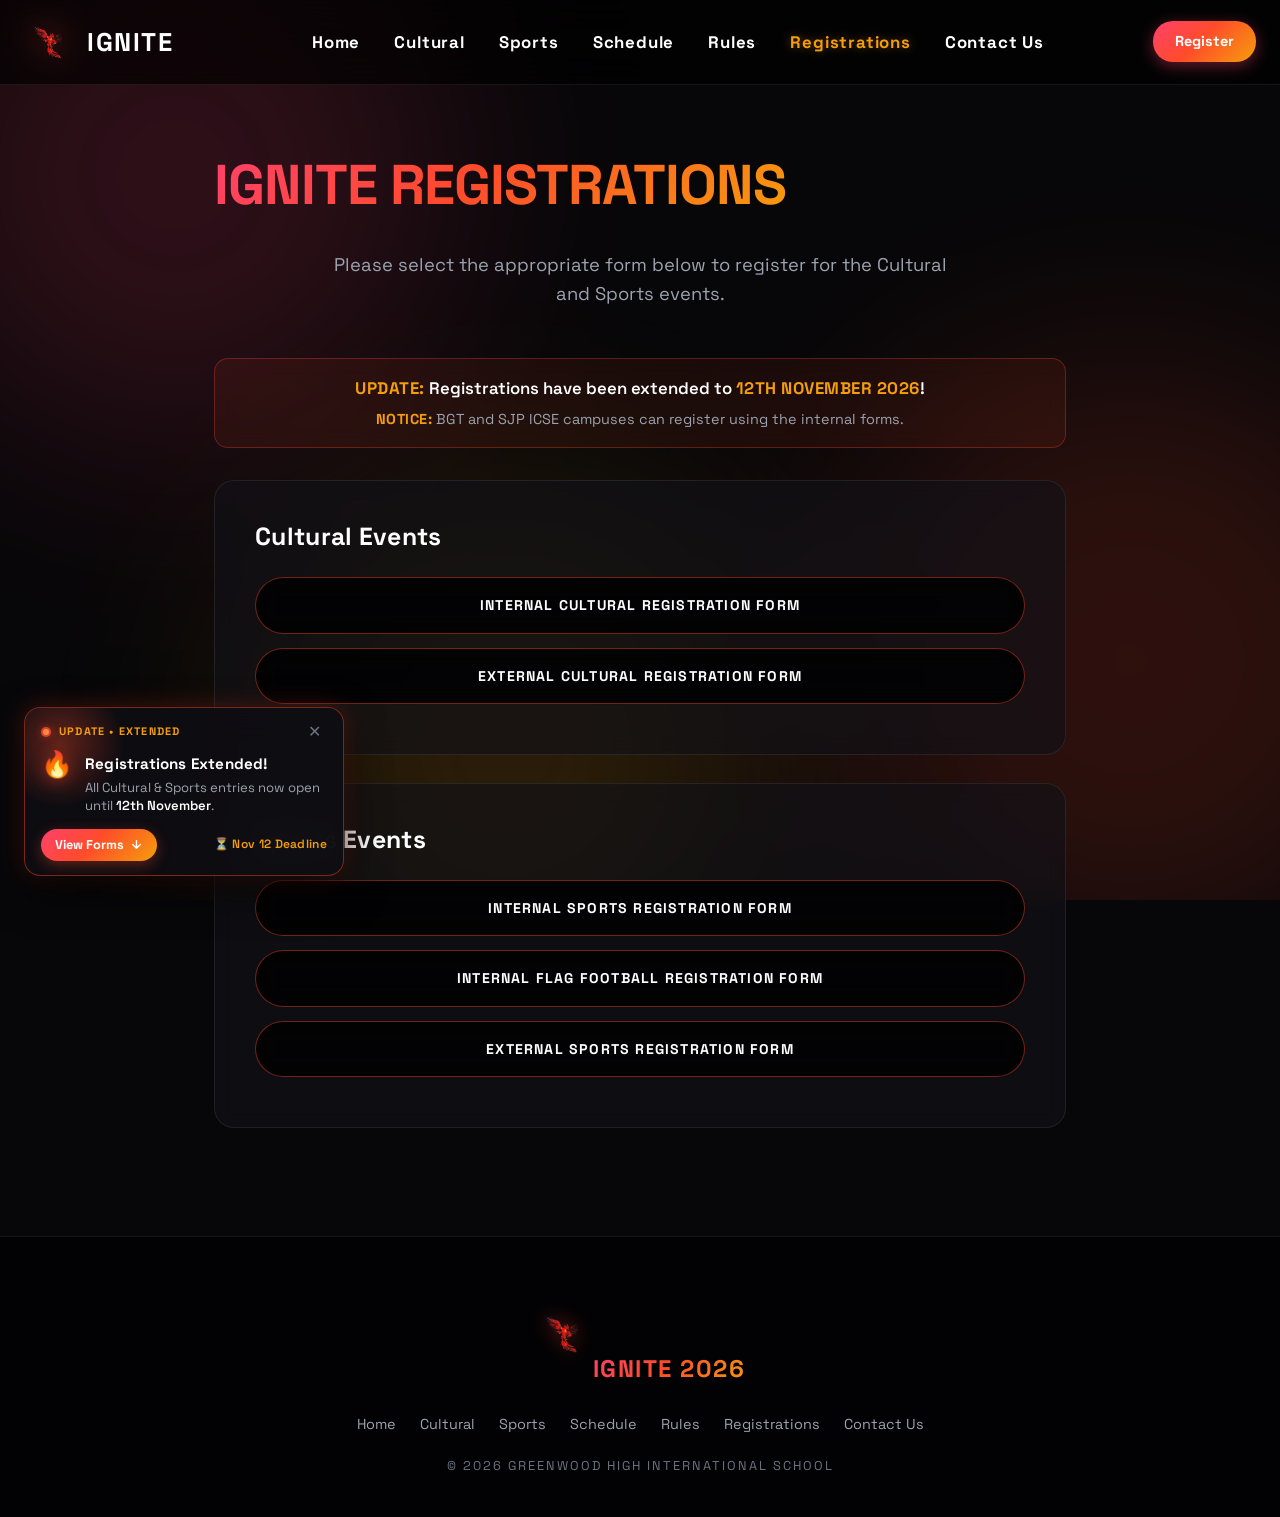
<file: registrations.html>
<!DOCTYPE html>
<html lang="en">
<head>
    <meta charset="UTF-8">
    <meta name="viewport" content="width=device-width, initial-scale=1.0">
    <title>Registrations | IGNITE 2026</title>
    <meta name="description" content="Register for Cultural and Sports events at IGNITE 2026. Internal and External registration forms for Greenwood High's flagship inter-school fest.">
    <link rel="preconnect" href="https://fonts.googleapis.com">
    <link rel="preconnect" href="https://fonts.gstatic.com" crossorigin>
    <link href="https://fonts.googleapis.com/css2?family=Playfair+Display:ital,wght@0,600;0,800;1,600&family=Space+Grotesk:wght@300;400;500;600;700;800&display=swap" rel="stylesheet">
    <script>try{if(sessionStorage.getItem("igniteBurn")==="1")document.documentElement.classList.add("fire-arriving")}catch(e){}</script>
    <link rel="stylesheet" href="./styles.css">
</head>
<body>

    <!-- Ambient Glowing Background Aura -->
    <div class="bg-ambient-glow">
        <div class="ambient-blob ambient-blob-1"></div>
        <div class="ambient-blob ambient-blob-2"></div>
        <div class="ambient-blob ambient-blob-3"></div>
    </div>

    <!-- Navigation Header -->
    <nav>
        <div class="container nav-content">
            <a href="index.html" class="logo-link">
                <img src="WhatsApp Image 2026-10-20 at 10.38.51 PM.png" alt="IGNITE Phoenix Mascot" class="nav-logo">
                <span class="logo-text">IGNITE</span>
            </a>

            <div class="nav-links">
                <a href="index.html">Home</a>
                <a href="cultural.html">Cultural</a>
                <a href="sports.html">Sports</a>
                <a href="schedule.html">Schedule</a>
                <a href="rules.html">Rules</a>
                <a href="registrations.html" class="active">Registrations</a>
                <a href="contact.html">Contact Us</a>
            </div>

            <div class="nav-cta-group">
                <a href="registrations.html" class="btn-register-nav">Register</a>
            </div>
        </div>
    </nav>

    <!-- Main Registration Section -->
    <main class="regs-container">
        <h1 class="section-title gradient-text">IGNITE Registrations</h1>
        <p class="section-subtitle">Please select the appropriate form below to register for the Cultural and Sports events.</p>

        <!-- Clean Notice -->
        <div class="regs-notice">
            <p style="margin: 0 0 6px; font-weight: 600; color: #fff; font-size: 1.05rem;">
                 <strong>Update:</strong> Registrations have been extended to <strong>12th November 2026</strong>!
            </p>
            <p style="margin: 0; color: var(--text-muted); font-size: 0.9rem;">
                <strong>Notice:</strong> BGT and SJP ICSE campuses can register using the internal forms.
            </p>
        </div>

        <div class="regs-section">
            <h2>Cultural Events</h2>
            <a href="https://forms.cloud.microsoft/Pages/ResponsePage.aspx?id=aCQie8M0_kqLKG-GTvOs8eliUCe96EBLjMm9ltWc_D9UNVJFV05ZR1c0SDZNQ0NFVVhJQ05SMjFJUS4u"
               target="_blank"
               rel="noopener noreferrer"
               class="reg-link">
                Internal Cultural Registration Form
            </a>
            <a href="https://docs.google.com/forms/d/e/1FAIpQLSf7Qx9YZfmhNyU7XzXcaIyCXeOdyOzJ3tWl7-anwxPLo6BP4g/viewform?usp=header"
               target="_blank"
               rel="noopener noreferrer"
               class="reg-link">
                External Cultural Registration Form
            </a>
        </div>

        <div class="regs-section">
            <h2>Sports Events</h2>
            <a href="https://forms.cloud.microsoft/Pages/ResponsePage.aspx?id=aCQie8M0_kqLKG-GTvOs8bSKK20ya4dFvGMd6K-dTP1UNlBZMkg2V0cyRjM1OUhLMVdZQ1lCMU8wVS4u"
               target="_blank"
               rel="noopener noreferrer"
               class="reg-link">
                Internal Sports Registration Form
            </a>
            <a href="https://forms.cloud.microsoft/Pages/ResponsePage.aspx?id=aCQie8M0_kqLKG-GTvOs8eliUCe96EBLjMm9ltWc_D9UOFQzNEVTVVczSzBBWkkzNEwwOVhHQTBSNy4u"
               target="_blank"
               rel="noopener noreferrer"
               class="reg-link">
                Internal Flag Football Registration Form
            </a>
            <a href="https://forms.cloud.microsoft/Pages/ResponsePage.aspx?id=aCQie8M0_kqLKG-GTvOs8QXE6bmoZHBAlFDUkLZU5I9UQ1ZLMU82NkxLV0JTSFlaQzU2VjZJUEkyVS4u"
               target="_blank"
               rel="noopener noreferrer"
               class="reg-link">
                External Sports Registration Form
            </a>
        </div>
    </main>

    <!-- Footer -->
    <footer>
        <div class="container">
            <img src="WhatsApp Image 2026-10-20 at 10.38.51 PM.png" alt="IGNITE Crest">
            <div class="logo-text gradient-text" style="font-size: 1.5rem; margin-bottom: 10px;">IGNITE 2026</div>
            <ul class="footer-nav">
                <li><a href="index.html">Home</a></li>
                <li><a href="cultural.html">Cultural</a></li>
                <li><a href="sports.html">Sports</a></li>
                <li><a href="schedule.html">Schedule</a></li>
                <li><a href="rules.html">Rules</a></li>
                <li><a href="registrations.html">Registrations</a></li>
                <li><a href="contact.html">Contact Us</a></li>
            </ul>
            <p style="text-transform: uppercase; letter-spacing: 2px; font-size: 0.8rem; color: var(--text-subtle);">© 2026 Greenwood High International School</p>
        </div>
    </footer>

    <script src="./script.js"></script>
</body>
</html>
</file>
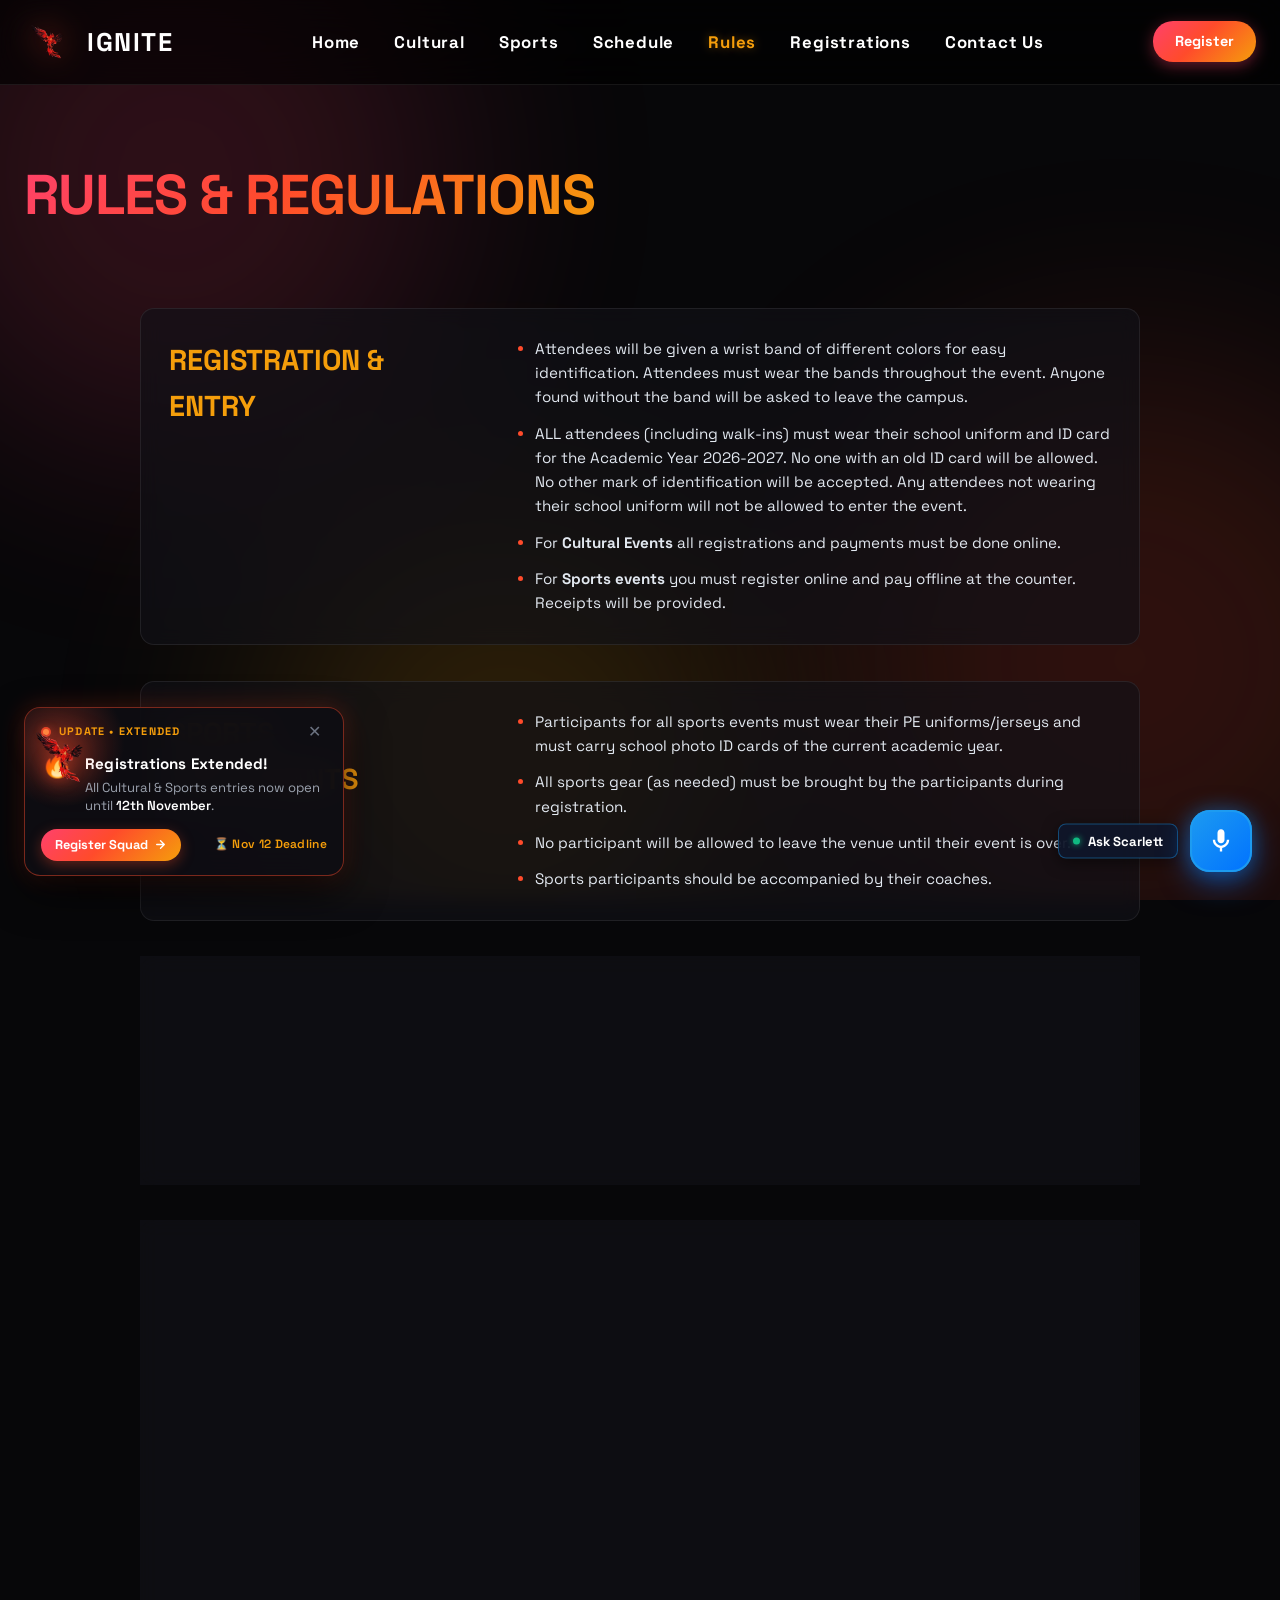
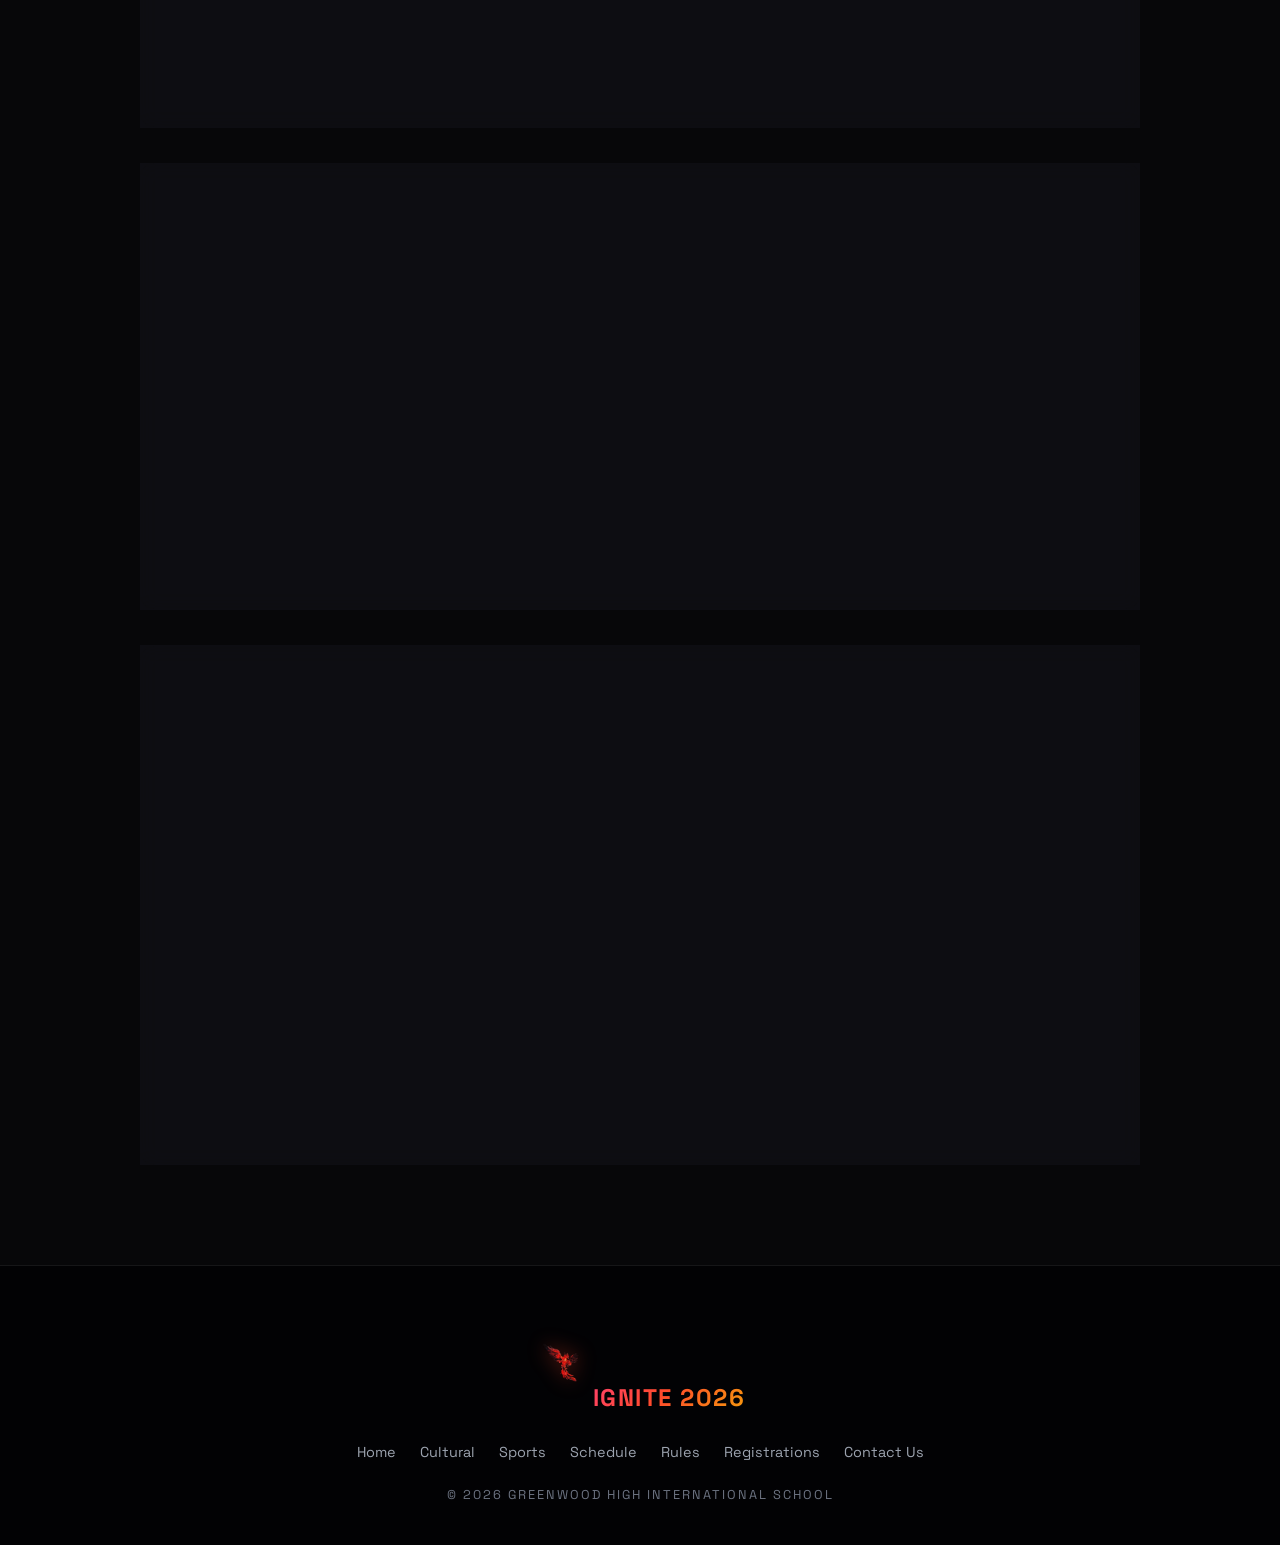
<file: rules.html>
<!DOCTYPE html>
<html lang="en">
<head>
    <meta charset="UTF-8">
    <meta name="viewport" content="width=device-width, initial-scale=1.0">
    <title>Rules &amp; Guidelines | IGNITE 2026</title>
    <meta name="description" content="Official code of conduct, dress code, entry requirements, food policy, and safety guidelines for IGNITE 2026 at Greenwood High.">
    <link rel="preconnect" href="https://fonts.googleapis.com">
    <link rel="preconnect" href="https://fonts.gstatic.com" crossorigin>
    <link href="https://fonts.googleapis.com/css2?family=Playfair+Display:ital,wght@0,600;0,800;1,600&family=Space+Grotesk:wght@300;400;500;600;700;800&display=swap" rel="stylesheet">
    <script>try{if(sessionStorage.getItem("igniteBurn")==="1")document.documentElement.classList.add("fire-arriving")}catch(e){}</script>
    <link rel="stylesheet" href="./styles.css">
</head>
<body>

    <!-- Ambient Glowing Background Aura -->
    <div class="bg-ambient-glow">
        <div class="ambient-blob ambient-blob-1"></div>
        <div class="ambient-blob ambient-blob-2"></div>
        <div class="ambient-blob ambient-blob-3"></div>
    </div>

    <!-- Navigation Header -->
    <nav>
        <div class="container nav-content">
            <a href="index.html" class="logo-link">
                <img src="WhatsApp Image 2026-10-20 at 10.38.51 PM.png" alt="IGNITE Phoenix Mascot" class="nav-logo">
                <span class="logo-text">IGNITE</span>
            </a>

            <div class="nav-links">
                <a href="index.html">Home</a>
                <a href="cultural.html">Cultural</a>
                <a href="sports.html">Sports</a>
                <a href="schedule.html">Schedule</a>
                <a href="rules.html" class="active">Rules</a>
                <a href="registrations.html">Registrations</a>
                <a href="contact.html">Contact Us</a>
            </div>

            <div class="nav-cta-group">
                <a href="registrations.html" class="btn-register-nav">Register</a>
            </div>
        </div>
    </nav>

    <!-- Rules Page Section -->
    <section class="section-page">
        <div class="container">
            <h1 class="section-title gradient-text">Rules &amp; Regulations</h1>

            <div class="rules-list">
                <div class="rule-block">
                    <h2>Registration &amp; Entry</h2>
                    <ul>
                        <li>Attendees will be given a wrist band of different colors for easy identification. Attendees must wear the bands throughout the event. Anyone found without the band will be asked to leave the campus.</li>
                        <li>ALL attendees (including walk-ins) must wear their school uniform and ID card for the Academic Year 2026-2027. No one with an old ID card will be allowed. No other mark of identification will be accepted. Any attendees not wearing their school uniform will not be allowed to enter the event.</li>
                        <li>For <strong>Cultural Events</strong> all registrations and payments must be done online.</li>
                        <li>For <strong>Sports events</strong> you must register online and pay offline at the counter. Receipts will be provided.</li>
                    </ul>
                </div>

                <div class="rule-block">
                    <h2>Sports Participants</h2>
                    <ul>
                        <li>Participants for all sports events must wear their PE uniforms/jerseys and must carry school photo ID cards of the current academic year.</li>
                        <li>All sports gear (as needed) must be brought by the participants during registration.</li>
                        <li>No participant will be allowed to leave the venue until their event is over.</li>
                        <li>Sports participants should be accompanied by their coaches.</li>
                    </ul>
                </div>

                <div class="rule-block">
                    <h2>Cultural Participants</h2>
                    <ul>
                        <li>Participants in cultural events must come in their formal school uniform and must carry photo ID cards of the current academic year.</li>
                        <li>No student will be allowed in the school campus without their ID card.</li>
                        <li>For any events that require participants to carry external clothing, participants are required to change before their event within the campus in allotted bathrooms.</li>
                    </ul>
                </div>

                <div class="rule-block">
                    <h2>Food Policy</h2>
                    <ul>
                        <li>No food and drinks from outside are allowed. Participants can buy food inside if required. Only empty water bottles are allowed. Any breach of rules will result in food and drinks being confiscated.</li>
                        <li>If lunch boxes are brought, they will be confiscated and stored in the reception with your name and school labeled on it, it may be collected before exiting the campus.</li>
                        <li>Greenwood high will not be responsible for the confiscated tiffin boxes. Please do not bring food unless you have a medical condition.</li>
                        <li>Athletes can bring some light snacks in case their coach agrees to carry it.</li>
                        <li>If you have a medical condition and can eat only home food, a proper letter from the school head must be submitted.</li>
                        <li>Food will be complementary for accompanying teachers/coaches.</li>
                        <li>Attendees are encouraged to bring money to purchase items from a selection of food trucks and stalls that will be available on campus during the event.</li>
                        <li>Food can only be purchased by purchasing food coupons from the venues.</li>
                    </ul>
                </div>

                <div class="rule-block">
                    <h2>General Conduct &amp; Venue Rules</h2>
                    <ul>
                        <li>Attendees must not loiter around in the venue and should stick to their allocated spaces.</li>
                        <li>All Attendees must make sure to use the trashcans placed in the campus appropriately.</li>
                        <li>Participants are expected to maintain proper decorum while waiting in queues at all times, including during registration or while purchasing food. Any misconduct seen including pushing, talking loudly, disrespecting volunteers will result in the participant being removed from the line and sent to the back.</li>
                        <li>Attendees are required to ensure that they are careful with any school property that they use. The Organising Committee will note any damages to school property and attendees will be held liable for the costs.</li>
                        <li>The school is not liable for damage to or loss of the participant's belongings during the event.</li>
                    </ul>
                </div>

                <div class="rule-block">
                    <h2>Safety, Health &amp; Discipline</h2>
                    <ul>
                        <li>Participants carrying medicines need to send an email to the following email <a href="mailto:ignite@greenwoodhigh.edu.in">ignite@greenwoodhigh.edu.in</a> stating the prescription being carried and the reason for it. No medicines are allowed without a prior email.</li>
                        <li>IGNITE follows a strict zero-tolerance policy for <b>drugs, narcotics, and alcohol</b> of any kind. Any participant found violating this policy will be <strong>immediately removed from campus</strong>. Additionally, their school will be notified and will be <strong>blacklisted for the remainder of the fest and future installments of IGNITE.</strong> </li>
                        <li>Attendees are expected to comply with all instructions provided by the Organising Committee and security volunteers at various points throughout the event. Direct infringement of such rules will result in disciplinary action.</li>
                        <li>Any violation of these rules will lead to immediate elimination from events and the violators will be escorted out of campus.</li>
                        <li>The IGNITE Organising Committee reserves the right to expel a participant from further participation in an event should they or any faculty, at their sole discretion, deem the participant's behavior inappropriate or offensive to other participants or staff. No refund of the registration fee will be given to a participant who has been expelled from the event.</li>
                    </ul>
                </div>
            </div>
        </div>
    </section>

    <!-- Flying Phoenix Mascot Float Avatar -->
    <a href="index.html#welcome" class="flying-phoenix-avatar" aria-label="IGNITE Phoenix Mascot Flying">
        <img src="WhatsApp Image 2026-10-20 at 10.38.51 PM.png" alt="Flying Phoenix Mascot">
    </a>

    <!-- Footer -->
    <footer>
        <div class="container">
            <img src="WhatsApp Image 2026-10-20 at 10.38.51 PM.png" alt="IGNITE Crest">
            <div class="logo-text gradient-text" style="font-size: 1.5rem; margin-bottom: 10px;">IGNITE 2026</div>
            <ul class="footer-nav">
                <li><a href="index.html">Home</a></li>
                <li><a href="cultural.html">Cultural</a></li>
                <li><a href="sports.html">Sports</a></li>
                <li><a href="schedule.html">Schedule</a></li>
                <li><a href="rules.html">Rules</a></li>
                <li><a href="registrations.html">Registrations</a></li>
                <li><a href="contact.html">Contact Us</a></li>
            </ul>
            <p style="text-transform: uppercase; letter-spacing: 2px; font-size: 0.8rem; color: var(--text-subtle);">© 2026 Greenwood High International School</p>
        </div>
    </footer>

    <!-- SCARLETT AI VOICE/CHAT BUTTON (Omnipresent) -->
    <div class="scarlett-omnipresent-container">
        <div class="scarlett-fab-tag">
            <span class="scarlett-status-dot"></span>
            Ask Scarlett
        </div>
        <button id="scarlettVoiceBtn" class="scarlett-voice-button" aria-label="Open Scarlett AI Assistant">
            <div class="scarlett-voice-pulse"></div>
            <svg class="scarlett-mic-icon" viewBox="0 0 24 24">
                <path d="M12 14c1.66 0 3-1.34 3-3V5c0-1.66-1.34-3-3-3S9 3.34 9 5v6c0 1.66 1.34 3 3 3z"/>
                <path d="M17 11c0 2.76-2.24 5-5 5s-5-2.24-5-5H5c0 3.53 2.61 6.43 6 6.92V21h2v-3.08c3.39-.49 6-3.39 6-6.92h-2z"/>
            </svg>
        </button>
    </div>

    <!-- Scarlett Chat Drawer Window -->
    <div id="scarlettChatWindow" class="scarlett-chat-window">
        <div class="scarlett-chat-header">
            <div class="scarlett-profile">
                <div class="scarlett-avatar-bubble">
                    <svg viewBox="0 0 24 24"><path d="M12 14c1.66 0 3-1.34 3-3V5c0-1.66-1.34-3-3-3S9 3.34 9 5v6c0 1.66 1.34 3 3 3z"/><path d="M17 11c0 2.76-2.24 5-5 5s-5-2.24-5-5H5c0 3.53 2.61 6.43 6 6.92V21h2v-3.08c3.39-.49 6-3.39 6-6.92h-2z"/></svg>
                </div>
                <div>
                    <div class="scarlett-name">Scarlett AI</div>
                    <div class="scarlett-status-text">
                        <span class="scarlett-status-dot"></span>
                        IGNITE 2026 Assistant
                    </div>
                </div>
            </div>
            <button id="scarlettChatClose" class="scarlett-chat-close" aria-label="Close Chat">✕</button>
        </div>

        <div id="scarlettChatMessages" class="scarlett-chat-messages">
            <div class="scarlett-msg bot">
                <div class="scarlett-msg-bubble">
                    Hello! I'm <strong>Scarlett</strong>. Ask me anything about entry requirements, uniform policies, food rules, or safety guidelines!
                </div>
                <span class="scarlett-msg-time">Just now</span>
            </div>
        </div>

        <div class="scarlett-quick-chips">
            <button class="scarlett-chip" data-prompt="What are the rules for entry?">🎟️ Entry Rules</button>
            <button class="scarlett-chip" data-prompt="Can we bring outside food?">🍔 Food Policy</button>
            <button class="scarlett-chip" data-prompt="What is the dress code?">👔 Uniform Policy</button>
            <button class="scarlett-chip" data-prompt="What happens if we carry medicine?">💊 Medicine Policy</button>
        </div>

        <div class="scarlett-input-area">
            <input type="text" id="scarlettChatInput" placeholder="Ask Scarlett about rules, entry, guidelines...">
            <button id="scarlettSendBtn" class="scarlett-send-btn" aria-label="Send query">
                <svg viewBox="0 0 24 24"><path d="M2.01 21L23 12 2.01 3 2 10l15 2-15 2z"/></svg>
            </button>
        </div>
    </div>

    <script src="./script.js"></script>
</body>
</html>
</file>
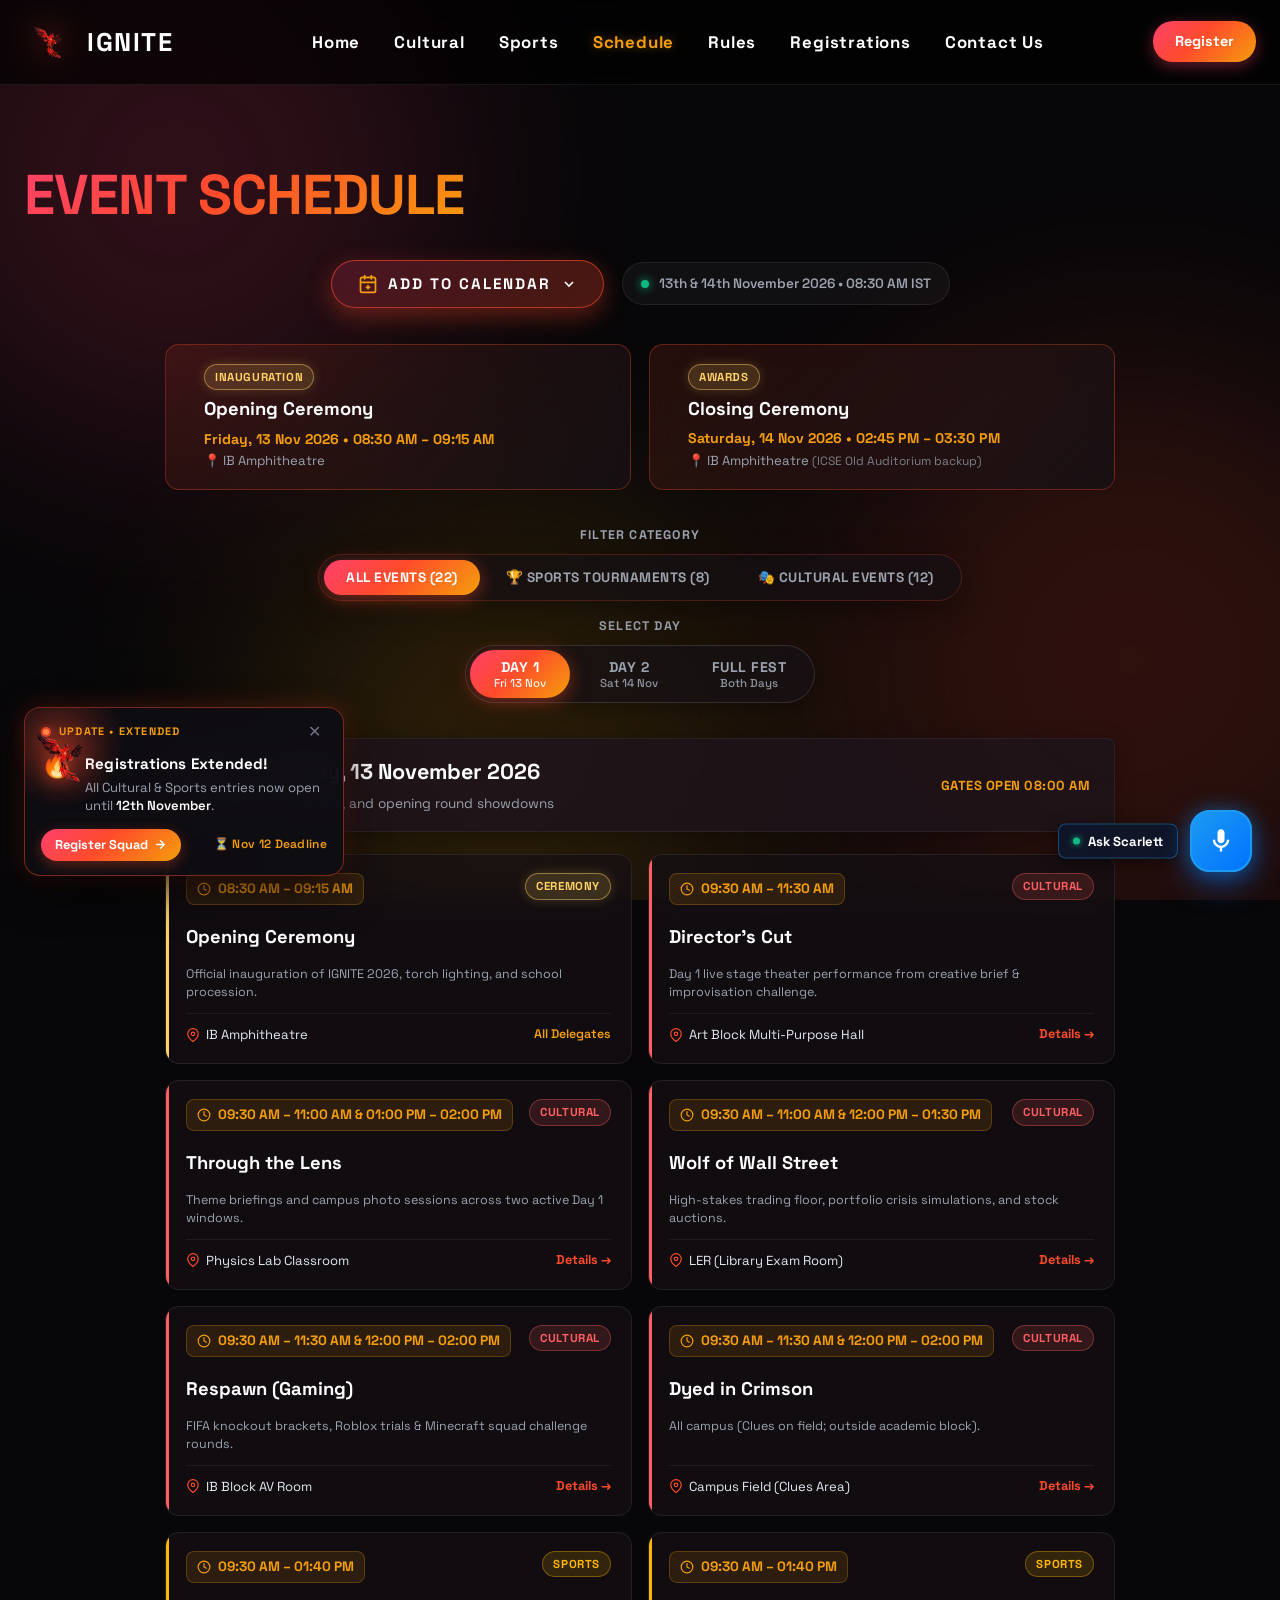
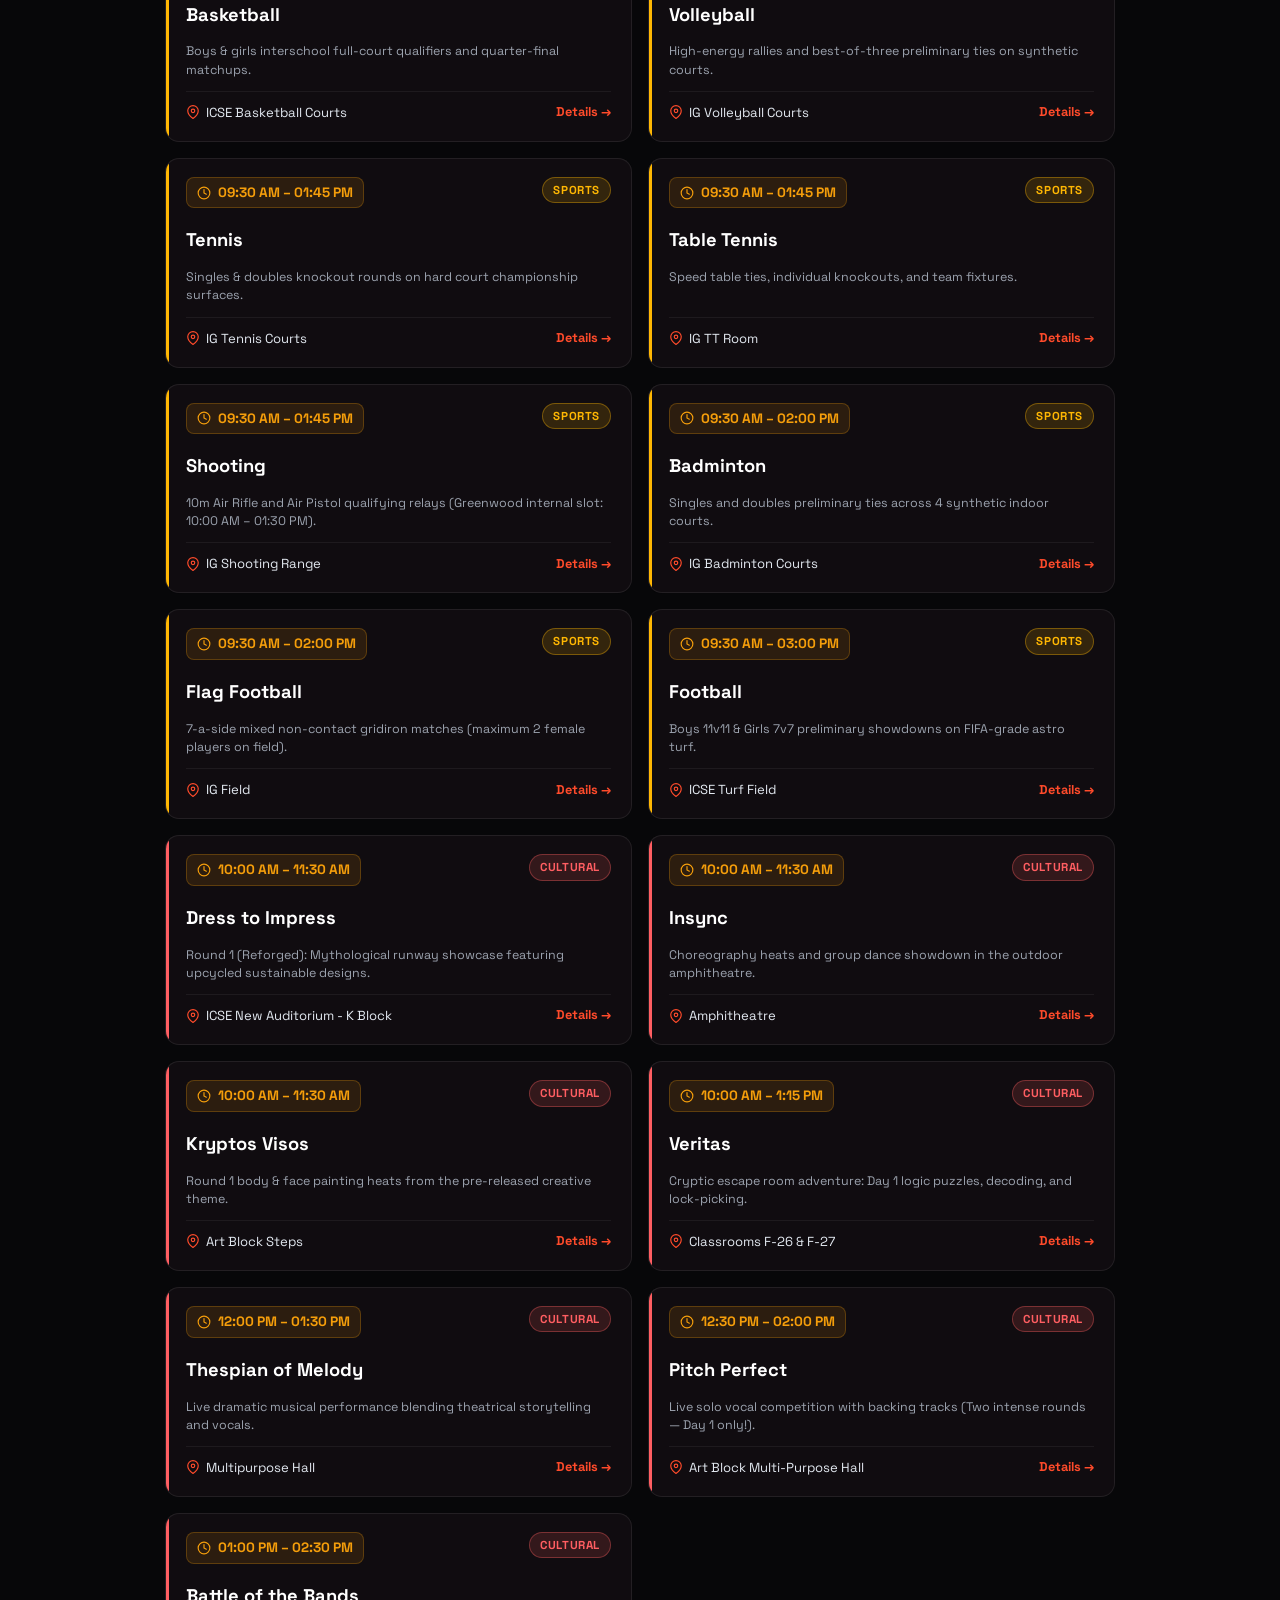
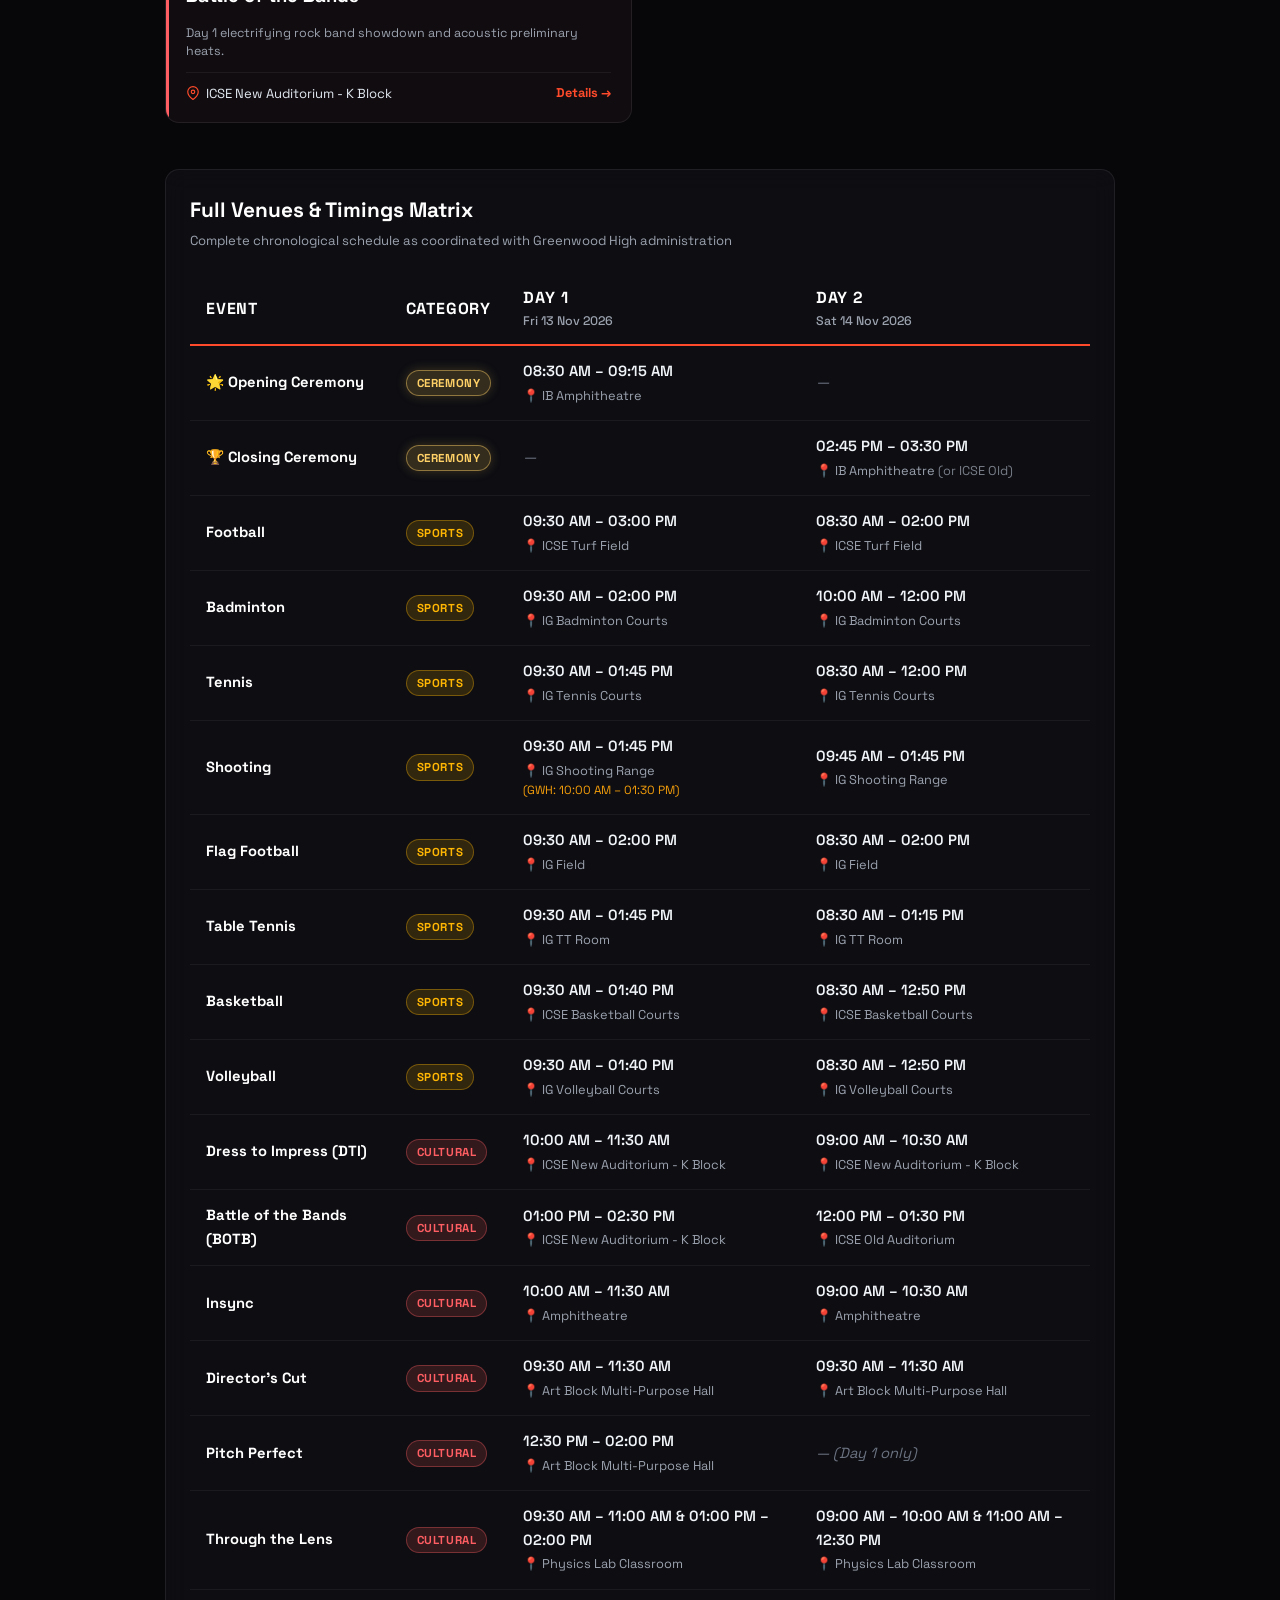
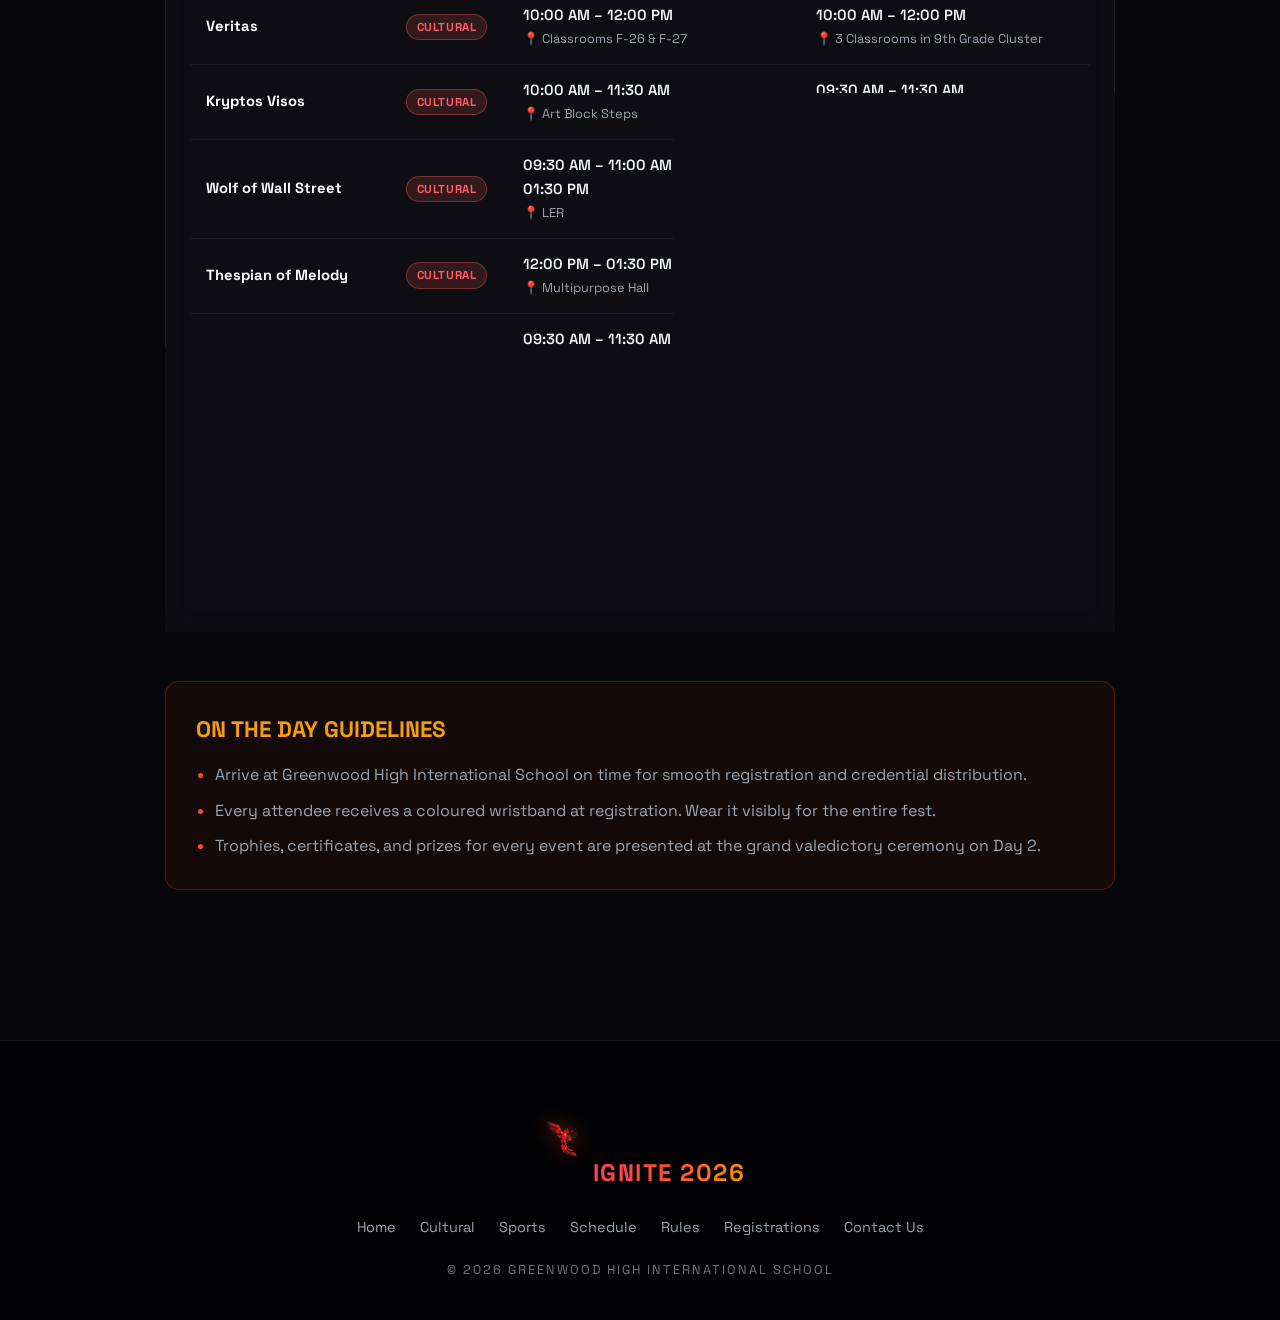
<file: schedule.html>
<!DOCTYPE html>
<html lang="en">
<head>
    <meta charset="UTF-8">
    <meta name="viewport" content="width=device-width, initial-scale=1.0">
    <title>Event Days &amp; Schedule | IGNITE 2026</title>
    <meta name="description" content="Chronological schedule and event days table for IGNITE 2026 at Greenwood High, 13–14 November 2026.">
    <link rel="preconnect" href="https://fonts.googleapis.com">
    <link rel="preconnect" href="https://fonts.gstatic.com" crossorigin>
    <link href="https://fonts.googleapis.com/css2?family=Playfair+Display:ital,wght@0,600;0,800;1,600&family=Space+Grotesk:wght@300;400;500;600;700;800&display=swap" rel="stylesheet">
    <script>try{if(sessionStorage.getItem("igniteBurn")==="1")document.documentElement.classList.add("fire-arriving")}catch(e){}</script>
    <link rel="stylesheet" href="./styles.css">
</head>
<body>

    <!-- Ambient Glowing Background Aura -->
    <div class="bg-ambient-glow">
        <div class="ambient-blob ambient-blob-1"></div>
        <div class="ambient-blob ambient-blob-2"></div>
        <div class="ambient-blob ambient-blob-3"></div>
    </div>

    <!-- Navigation Header -->
    <nav>
        <div class="container nav-content">
            <a href="index.html" class="logo-link">
                <img src="WhatsApp Image 2026-10-20 at 10.38.51 PM.png" alt="IGNITE Phoenix Mascot" class="nav-logo">
                <span class="logo-text">IGNITE</span>
            </a>

            <div class="nav-links">
                <a href="index.html">Home</a>
                <a href="cultural.html">Cultural</a>
                <a href="sports.html">Sports</a>
                <a href="schedule.html" class="active">Schedule</a>
                <a href="rules.html">Rules</a>
                <a href="registrations.html">Registrations</a>
                <a href="contact.html">Contact Us</a>
            </div>

            <div class="nav-cta-group">
                <a href="registrations.html" class="btn-register-nav">Register</a>
            </div>
        </div>
    </nav>

    <!-- Schedule Page Section -->
    <section class="section-page">
        <div class="container">
            <h1 class="section-title gradient-text">Event Schedule</h1>

            <!-- Add to Calendar Action Button & Modal -->
            <div class="schedule-calendar-bar" data-reveal>
                <div class="cal-dropdown-container">
                    <button id="addToCalBtn" class="btn-glow cal-primary-btn" aria-haspopup="true" aria-expanded="false" data-magnetic="10">
                        <svg class="cal-icon" viewBox="0 0 24 24" fill="none" stroke="currentColor" stroke-width="2" stroke-linecap="round" stroke-linejoin="round">
                            <rect x="3" y="4" width="18" height="18" rx="2" ry="2"></rect>
                            <line x1="16" y1="2" x2="16" y2="6"></line>
                            <line x1="8" y1="2" x2="8" y2="6"></line>
                            <line x1="3" y1="10" x2="21" y2="10"></line>
                            <line x1="12" y1="14" x2="12" y2="18"></line>
                            <line x1="10" y1="16" x2="14" y2="16"></line>
                        </svg>
                        <span>Add to Calendar</span>
                        <svg class="chevron-icon" viewBox="0 0 24 24" fill="none" stroke="currentColor" stroke-width="2.5"><polyline points="6 9 12 15 18 9"></polyline></svg>
                    </button>
                    <div id="calDropdownMenu" class="cal-dropdown-menu">
                        <a href="https://calendar.google.com/calendar/render?action=TEMPLATE&text=IGNITE+2026+%7C+Greenwood+High+Flagship+Fest&dates=20261113T083000/20261114T183000&details=Greenwood+High+International+School+Flagship+Inter-School+Fest+featuring+12+Cultural+Events+and+8+Sports+Tournaments.&location=Greenwood+High+International+School%2C+Heggondahalli%2C+Bengaluru%2C+Karnataka+560087&sf=true&output=xml" target="_blank" rel="noopener noreferrer" class="cal-dropdown-item">
                            <span class="cal-item-dot google-dot"></span>
                            <span>Google Calendar</span>
                        </a>
                        <a href="https://outlook.live.com/calendar/0/deeplink/compose?subject=IGNITE+2026+%7C+Greenwood+High+Flagship+Fest&startdt=2026-11-13T08:30:00&enddt=2026-11-14T18:30:00&body=Greenwood+High+Flagship+Inter-School+Fest.+12+Cultural+events+and+8+Sports+disciplines.&location=Greenwood+High+International+School%2C+Bengaluru" target="_blank" rel="noopener noreferrer" class="cal-dropdown-item">
                            <span class="cal-item-dot outlook-dot"></span>
                            <span>Outlook / Office 365</span>
                        </a>
                        <button id="downloadIcalBtn" type="button" class="cal-dropdown-item cal-item-btn">
                            <span class="cal-item-dot ical-dot"></span>
                            <span>Apple Calendar / iCal (.ics)</span>
                        </button>
                    </div>
                </div>
                <div class="cal-dates-badge">
                    <span class="pulse-dot"></span>
                    <span>13th &amp; 14th November 2026 • 08:30 AM IST</span>
                </div>
            </div>

            <!-- Ceremony Highlights -->
            <div class="ceremony-banner" data-reveal>
                <div class="ceremony-card">
                    <div class="ceremony-icon"></div>
                    <div class="ceremony-content">
                        <span class="badge-category badge-ceremony">Inauguration</span>
                        <h3>Opening Ceremony</h3>
                        <div class="ceremony-time">Friday, 13 Nov 2026 • 08:30 AM – 09:15 AM</div>
                        <div class="ceremony-venue">📍 IB Amphitheatre</div>
                    </div>
                </div>
                <div class="ceremony-card">
                    <div class="ceremony-icon"></div>
                    <div class="ceremony-content">
                        <span class="badge-category badge-ceremony">Awards</span>
                        <h3>Closing Ceremony</h3>
                        <div class="ceremony-time">Saturday, 14 Nov 2026 • 02:45 PM – 03:30 PM</div>
                        <div class="ceremony-venue">📍 IB Amphitheatre <span style="font-size: 0.75rem; opacity: 0.75;">(ICSE Old Auditorium backup)</span></div>
                    </div>
                </div>
            </div>

            <!-- Schedule Filter & View Controls -->
            <div class="schedule-controls-wrapper" data-reveal>
                <div class="schedule-control-group">
                    <span class="schedule-filter-label">Filter Category</span>
                    <div class="event-filter-bar schedule-category-filter">
                        <button class="sub-filter-btn active" data-schedule-category="all">All Events (22)</button>
                        <button class="sub-filter-btn" data-schedule-category="sports">🏆 Sports Tournaments (8)</button>
                        <button class="sub-filter-btn" data-schedule-category="cultural">🎭 Cultural Events (12)</button>
                    </div>
                </div>

                <div class="schedule-control-group">
                    <span class="schedule-filter-label">Select Day</span>
                    <div class="schedule-day-filter">
                        <button class="day-tab-btn active" data-schedule-day="day1">
                            <span class="day-title">Day 1</span>
                            <span class="day-sub">Fri 13 Nov</span>
                        </button>
                        <button class="day-tab-btn" data-schedule-day="day2">
                            <span class="day-title">Day 2</span>
                            <span class="day-sub">Sat 14 Nov</span>
                        </button>
                        <button class="day-tab-btn" data-schedule-day="both">
                            <span class="day-title">Full Fest</span>
                            <span class="day-sub">Both Days</span>
                        </button>
                    </div>
                </div>
            </div>

            <!-- DAY 1 SCHEDULE BLOCK -->
            <div id="day1Schedule" class="schedule-day-block" data-reveal>
                <div class="day-header-banner">
                    <div>
                        <h2>Day 1 — Friday, 13 November 2026</h2>
                        <span style="font-size: 0.85rem; color: var(--text-muted);">Inauguration, qualifiers, and opening round showdowns</span>
                    </div>
                    <span class="day-header-tag">Gates Open 08:00 AM</span>
                </div>

                <div class="schedule-grid">
                    <!-- Opening Ceremony -->
                    <div class="schedule-card" data-category="ceremony">
                        <div class="schedule-card-top">
                            <div class="schedule-card-time">
                                <svg viewBox="0 0 24 24" fill="none" stroke="currentColor" stroke-width="2" stroke-linecap="round" stroke-linejoin="round"><circle cx="12" cy="12" r="10"></circle><polyline points="12 6 12 12 16 14"></polyline></svg>
                                <span>08:30 AM – 09:15 AM</span>
                            </div>
                            <span class="badge-category badge-ceremony">Ceremony</span>
                        </div>
                        <h3 class="schedule-card-title">Opening Ceremony</h3>
                        <p class="schedule-card-note">Official inauguration of IGNITE 2026, torch lighting, and school procession.</p>
                        <div class="schedule-card-bottom">
                            <span class="schedule-card-venue">
                                <svg viewBox="0 0 24 24" fill="none" stroke="currentColor" stroke-width="2" stroke-linecap="round" stroke-linejoin="round"><path d="M21 10c0 7-9 13-9 13s-9-6-9-13a9 9 0 0 1 18 0z"></path><circle cx="12" cy="10" r="3"></circle></svg>
                                IB Amphitheatre
                            </span>
                            <span style="font-size: 0.78rem; color: var(--accent-gold); font-weight: 600;">All Delegates</span>
                        </div>
                    </div>

                    <!-- Director's Cut (Cultural) -->
                    <div class="schedule-card" data-category="cultural">
                        <div class="schedule-card-top">
                            <div class="schedule-card-time">
                                <svg viewBox="0 0 24 24" fill="none" stroke="currentColor" stroke-width="2" stroke-linecap="round" stroke-linejoin="round"><circle cx="12" cy="12" r="10"></circle><polyline points="12 6 12 12 16 14"></polyline></svg>
                                <span>09:30 AM – 11:30 AM</span>
                            </div>
                            <span class="badge-category badge-cultural">Cultural</span>
                        </div>
                        <h3 class="schedule-card-title"><a href="cultural.html#directors-cut">Director's Cut</a></h3>
                        <p class="schedule-card-note">Day 1 live stage theater performance from creative brief &amp; improvisation challenge.</p>
                        <div class="schedule-card-bottom">
                            <span class="schedule-card-venue">
                                <svg viewBox="0 0 24 24" fill="none" stroke="currentColor" stroke-width="2" stroke-linecap="round" stroke-linejoin="round"><path d="M21 10c0 7-9 13-9 13s-9-6-9-13a9 9 0 0 1 18 0z"></path><circle cx="12" cy="10" r="3"></circle></svg>
                                Art Block Multi-Purpose Hall
                            </span>
                            <a href="cultural.html#directors-cut" class="schedule-card-link">Details →</a>
                        </div>
                    </div>

                    <!-- Through the Lens (Cultural) -->
                    <div class="schedule-card" data-category="cultural">
                        <div class="schedule-card-top">
                            <div class="schedule-card-time">
                                <svg viewBox="0 0 24 24" fill="none" stroke="currentColor" stroke-width="2" stroke-linecap="round" stroke-linejoin="round"><circle cx="12" cy="12" r="10"></circle><polyline points="12 6 12 12 16 14"></polyline></svg>
                                <span>09:30 AM – 11:00 AM &amp; 01:00 PM – 02:00 PM</span>
                            </div>
                            <span class="badge-category badge-cultural">Cultural</span>
                        </div>
                        <h3 class="schedule-card-title"><a href="cultural.html#through-the-lens">Through the Lens</a></h3>
                        <p class="schedule-card-note">Theme briefings and campus photo sessions across two active Day 1 windows.</p>
                        <div class="schedule-card-bottom">
                            <span class="schedule-card-venue">
                                <svg viewBox="0 0 24 24" fill="none" stroke="currentColor" stroke-width="2" stroke-linecap="round" stroke-linejoin="round"><path d="M21 10c0 7-9 13-9 13s-9-6-9-13a9 9 0 0 1 18 0z"></path><circle cx="12" cy="10" r="3"></circle></svg>
                                Physics Lab Classroom
                            </span>
                            <a href="cultural.html#through-the-lens" class="schedule-card-link">Details →</a>
                        </div>
                    </div>

                    <!-- Wolf of Wall Street (Cultural) -->
                    <div class="schedule-card" data-category="cultural">
                        <div class="schedule-card-top">
                            <div class="schedule-card-time">
                                <svg viewBox="0 0 24 24" fill="none" stroke="currentColor" stroke-width="2" stroke-linecap="round" stroke-linejoin="round"><circle cx="12" cy="12" r="10"></circle><polyline points="12 6 12 12 16 14"></polyline></svg>
                                <span>09:30 AM – 11:00 AM &amp; 12:00 PM – 01:30 PM</span>
                            </div>
                            <span class="badge-category badge-cultural">Cultural</span>
                        </div>
                        <h3 class="schedule-card-title"><a href="cultural.html#wolf-of-wall-street">Wolf of Wall Street</a></h3>
                        <p class="schedule-card-note">High-stakes trading floor, portfolio crisis simulations, and stock auctions.</p>
                        <div class="schedule-card-bottom">
                            <span class="schedule-card-venue">
                                <svg viewBox="0 0 24 24" fill="none" stroke="currentColor" stroke-width="2" stroke-linecap="round" stroke-linejoin="round"><path d="M21 10c0 7-9 13-9 13s-9-6-9-13a9 9 0 0 1 18 0z"></path><circle cx="12" cy="10" r="3"></circle></svg>
                                LER (Library Exam Room)
                            </span>
                            <a href="cultural.html#wolf-of-wall-street" class="schedule-card-link">Details →</a>
                        </div>
                    </div>

                    <!-- Respawn Gaming (Cultural) -->
                    <div class="schedule-card" data-category="cultural">
                        <div class="schedule-card-top">
                            <div class="schedule-card-time">
                                <svg viewBox="0 0 24 24" fill="none" stroke="currentColor" stroke-width="2" stroke-linecap="round" stroke-linejoin="round"><circle cx="12" cy="12" r="10"></circle><polyline points="12 6 12 12 16 14"></polyline></svg>
                                <span>09:30 AM – 11:30 AM &amp; 12:00 PM – 02:00 PM</span>
                            </div>
                            <span class="badge-category badge-cultural">Cultural</span>
                        </div>
                        <h3 class="schedule-card-title"><a href="cultural.html#respawn">Respawn (Gaming)</a></h3>
                        <p class="schedule-card-note">FIFA knockout brackets, Roblox trials &amp; Minecraft squad challenge rounds.</p>
                        <div class="schedule-card-bottom">
                            <span class="schedule-card-venue">
                                <svg viewBox="0 0 24 24" fill="none" stroke="currentColor" stroke-width="2" stroke-linecap="round" stroke-linejoin="round"><path d="M21 10c0 7-9 13-9 13s-9-6-9-13a9 9 0 0 1 18 0z"></path><circle cx="12" cy="10" r="3"></circle></svg>
                                IB Block AV Room
                            </span>
                            <a href="cultural.html#respawn" class="schedule-card-link">Details →</a>
                        </div>
                    </div>

                    <!-- Dyed in Crimson (Cultural) -->
                    <div class="schedule-card" data-category="cultural">
                        <div class="schedule-card-top">
                            <div class="schedule-card-time">
                                <svg viewBox="0 0 24 24" fill="none" stroke="currentColor" stroke-width="2" stroke-linecap="round" stroke-linejoin="round"><circle cx="12" cy="12" r="10"></circle><polyline points="12 6 12 12 16 14"></polyline></svg>
                                <span>09:30 AM – 11:30 AM &amp; 12:00 PM – 02:00 PM</span>
                            </div>
                            <span class="badge-category badge-cultural">Cultural</span>
                        </div>
                        <h3 class="schedule-card-title"><a href="cultural.html#dyed-in-crimson">Dyed in Crimson</a></h3>
                        <p class="schedule-card-note">All campus (Clues on field; outside academic block).</p>
                        <div class="schedule-card-bottom">
                            <span class="schedule-card-venue">
                                <svg viewBox="0 0 24 24" fill="none" stroke="currentColor" stroke-width="2" stroke-linecap="round" stroke-linejoin="round"><path d="M21 10c0 7-9 13-9 13s-9-6-9-13a9 9 0 0 1 18 0z"></path><circle cx="12" cy="10" r="3"></circle></svg>
                                Campus Field (Clues Area)
                            </span>
                            <a href="cultural.html#dyed-in-crimson" class="schedule-card-link">Details →</a>
                        </div>
                    </div>

                    <!-- Basketball (Sports) -->
                    <div class="schedule-card" data-category="sports">
                        <div class="schedule-card-top">
                            <div class="schedule-card-time">
                                <svg viewBox="0 0 24 24" fill="none" stroke="currentColor" stroke-width="2" stroke-linecap="round" stroke-linejoin="round"><circle cx="12" cy="12" r="10"></circle><polyline points="12 6 12 12 16 14"></polyline></svg>
                                <span>09:30 AM – 01:40 PM</span>
                            </div>
                            <span class="badge-category badge-sports">Sports</span>
                        </div>
                        <h3 class="schedule-card-title"><a href="sports.html#basketball">Basketball</a></h3>
                        <p class="schedule-card-note">Boys &amp; girls interschool full-court qualifiers and quarter-final matchups.</p>
                        <div class="schedule-card-bottom">
                            <span class="schedule-card-venue">
                                <svg viewBox="0 0 24 24" fill="none" stroke="currentColor" stroke-width="2" stroke-linecap="round" stroke-linejoin="round"><path d="M21 10c0 7-9 13-9 13s-9-6-9-13a9 9 0 0 1 18 0z"></path><circle cx="12" cy="10" r="3"></circle></svg>
                                ICSE Basketball Courts
                            </span>
                            <a href="sports.html#basketball" class="schedule-card-link">Details →</a>
                        </div>
                    </div>

                    <!-- Volleyball (Sports) -->
                    <div class="schedule-card" data-category="sports">
                        <div class="schedule-card-top">
                            <div class="schedule-card-time">
                                <svg viewBox="0 0 24 24" fill="none" stroke="currentColor" stroke-width="2" stroke-linecap="round" stroke-linejoin="round"><circle cx="12" cy="12" r="10"></circle><polyline points="12 6 12 12 16 14"></polyline></svg>
                                <span>09:30 AM – 01:40 PM</span>
                            </div>
                            <span class="badge-category badge-sports">Sports</span>
                        </div>
                        <h3 class="schedule-card-title"><a href="sports.html#volleyball">Volleyball</a></h3>
                        <p class="schedule-card-note">High-energy rallies and best-of-three preliminary ties on synthetic courts.</p>
                        <div class="schedule-card-bottom">
                            <span class="schedule-card-venue">
                                <svg viewBox="0 0 24 24" fill="none" stroke="currentColor" stroke-width="2" stroke-linecap="round" stroke-linejoin="round"><path d="M21 10c0 7-9 13-9 13s-9-6-9-13a9 9 0 0 1 18 0z"></path><circle cx="12" cy="10" r="3"></circle></svg>
                                IG Volleyball Courts
                            </span>
                            <a href="sports.html#volleyball" class="schedule-card-link">Details →</a>
                        </div>
                    </div>

                    <!-- Tennis (Sports) -->
                    <div class="schedule-card" data-category="sports">
                        <div class="schedule-card-top">
                            <div class="schedule-card-time">
                                <svg viewBox="0 0 24 24" fill="none" stroke="currentColor" stroke-width="2" stroke-linecap="round" stroke-linejoin="round"><circle cx="12" cy="12" r="10"></circle><polyline points="12 6 12 12 16 14"></polyline></svg>
                                <span>09:30 AM – 01:45 PM</span>
                            </div>
                            <span class="badge-category badge-sports">Sports</span>
                        </div>
                        <h3 class="schedule-card-title"><a href="sports.html#tennis">Tennis</a></h3>
                        <p class="schedule-card-note">Singles &amp; doubles knockout rounds on hard court championship surfaces.</p>
                        <div class="schedule-card-bottom">
                            <span class="schedule-card-venue">
                                <svg viewBox="0 0 24 24" fill="none" stroke="currentColor" stroke-width="2" stroke-linecap="round" stroke-linejoin="round"><path d="M21 10c0 7-9 13-9 13s-9-6-9-13a9 9 0 0 1 18 0z"></path><circle cx="12" cy="10" r="3"></circle></svg>
                                IG Tennis Courts
                            </span>
                            <a href="sports.html#tennis" class="schedule-card-link">Details →</a>
                        </div>
                    </div>

                    <!-- Table Tennis (Sports) -->
                    <div class="schedule-card" data-category="sports">
                        <div class="schedule-card-top">
                            <div class="schedule-card-time">
                                <svg viewBox="0 0 24 24" fill="none" stroke="currentColor" stroke-width="2" stroke-linecap="round" stroke-linejoin="round"><circle cx="12" cy="12" r="10"></circle><polyline points="12 6 12 12 16 14"></polyline></svg>
                                <span>09:30 AM – 01:45 PM</span>
                            </div>
                            <span class="badge-category badge-sports">Sports</span>
                        </div>
                        <h3 class="schedule-card-title"><a href="sports.html#table-tennis">Table Tennis</a></h3>
                        <p class="schedule-card-note">Speed table ties, individual knockouts, and team fixtures.</p>
                        <div class="schedule-card-bottom">
                            <span class="schedule-card-venue">
                                <svg viewBox="0 0 24 24" fill="none" stroke="currentColor" stroke-width="2" stroke-linecap="round" stroke-linejoin="round"><path d="M21 10c0 7-9 13-9 13s-9-6-9-13a9 9 0 0 1 18 0z"></path><circle cx="12" cy="10" r="3"></circle></svg>
                                IG TT Room
                            </span>
                            <a href="sports.html#table-tennis" class="schedule-card-link">Details →</a>
                        </div>
                    </div>

                    <!-- Shooting (Sports) -->
                    <div class="schedule-card" data-category="sports">
                        <div class="schedule-card-top">
                            <div class="schedule-card-time">
                                <svg viewBox="0 0 24 24" fill="none" stroke="currentColor" stroke-width="2" stroke-linecap="round" stroke-linejoin="round"><circle cx="12" cy="12" r="10"></circle><polyline points="12 6 12 12 16 14"></polyline></svg>
                                <span>09:30 AM – 01:45 PM</span>
                            </div>
                            <span class="badge-category badge-sports">Sports</span>
                        </div>
                        <h3 class="schedule-card-title"><a href="sports.html#shooting">Shooting</a></h3>
                        <p class="schedule-card-note">10m Air Rifle and Air Pistol qualifying relays (Greenwood internal slot: 10:00 AM – 01:30 PM).</p>
                        <div class="schedule-card-bottom">
                            <span class="schedule-card-venue">
                                <svg viewBox="0 0 24 24" fill="none" stroke="currentColor" stroke-width="2" stroke-linecap="round" stroke-linejoin="round"><path d="M21 10c0 7-9 13-9 13s-9-6-9-13a9 9 0 0 1 18 0z"></path><circle cx="12" cy="10" r="3"></circle></svg>
                                IG Shooting Range
                            </span>
                            <a href="sports.html#shooting" class="schedule-card-link">Details →</a>
                        </div>
                    </div>

                    <!-- Badminton (Sports) -->
                    <div class="schedule-card" data-category="sports">
                        <div class="schedule-card-top">
                            <div class="schedule-card-time">
                                <svg viewBox="0 0 24 24" fill="none" stroke="currentColor" stroke-width="2" stroke-linecap="round" stroke-linejoin="round"><circle cx="12" cy="12" r="10"></circle><polyline points="12 6 12 12 16 14"></polyline></svg>
                                <span>09:30 AM – 02:00 PM</span>
                            </div>
                            <span class="badge-category badge-sports">Sports</span>
                        </div>
                        <h3 class="schedule-card-title"><a href="sports.html#badminton">Badminton</a></h3>
                        <p class="schedule-card-note">Singles and doubles preliminary ties across 4 synthetic indoor courts.</p>
                        <div class="schedule-card-bottom">
                            <span class="schedule-card-venue">
                                <svg viewBox="0 0 24 24" fill="none" stroke="currentColor" stroke-width="2" stroke-linecap="round" stroke-linejoin="round"><path d="M21 10c0 7-9 13-9 13s-9-6-9-13a9 9 0 0 1 18 0z"></path><circle cx="12" cy="10" r="3"></circle></svg>
                                IG Badminton Courts
                            </span>
                            <a href="sports.html#badminton" class="schedule-card-link">Details →</a>
                        </div>
                    </div>

                    <!-- Flag Football (Sports) -->
                    <div class="schedule-card" data-category="sports">
                        <div class="schedule-card-top">
                            <div class="schedule-card-time">
                                <svg viewBox="0 0 24 24" fill="none" stroke="currentColor" stroke-width="2" stroke-linecap="round" stroke-linejoin="round"><circle cx="12" cy="12" r="10"></circle><polyline points="12 6 12 12 16 14"></polyline></svg>
                                <span>09:30 AM – 02:00 PM</span>
                            </div>
                            <span class="badge-category badge-sports">Sports</span>
                        </div>
                        <h3 class="schedule-card-title"><a href="sports.html#flag-football">Flag Football</a></h3>
                        <p class="schedule-card-note">7-a-side mixed non-contact gridiron matches (maximum 2 female players on field).</p>
                        <div class="schedule-card-bottom">
                            <span class="schedule-card-venue">
                                <svg viewBox="0 0 24 24" fill="none" stroke="currentColor" stroke-width="2" stroke-linecap="round" stroke-linejoin="round"><path d="M21 10c0 7-9 13-9 13s-9-6-9-13a9 9 0 0 1 18 0z"></path><circle cx="12" cy="10" r="3"></circle></svg>
                                IG Field
                            </span>
                            <a href="sports.html#flag-football" class="schedule-card-link">Details →</a>
                        </div>
                    </div>

                    <!-- Football (Sports) -->
                    <div class="schedule-card" data-category="sports">
                        <div class="schedule-card-top">
                            <div class="schedule-card-time">
                                <svg viewBox="0 0 24 24" fill="none" stroke="currentColor" stroke-width="2" stroke-linecap="round" stroke-linejoin="round"><circle cx="12" cy="12" r="10"></circle><polyline points="12 6 12 12 16 14"></polyline></svg>
                                <span>09:30 AM – 03:00 PM</span>
                            </div>
                            <span class="badge-category badge-sports">Sports</span>
                        </div>
                        <h3 class="schedule-card-title"><a href="sports.html#football">Football</a></h3>
                        <p class="schedule-card-note">Boys 11v11 &amp; Girls 7v7 preliminary showdowns on FIFA-grade astro turf.</p>
                        <div class="schedule-card-bottom">
                            <span class="schedule-card-venue">
                                <svg viewBox="0 0 24 24" fill="none" stroke="currentColor" stroke-width="2" stroke-linecap="round" stroke-linejoin="round"><path d="M21 10c0 7-9 13-9 13s-9-6-9-13a9 9 0 0 1 18 0z"></path><circle cx="12" cy="10" r="3"></circle></svg>
                                ICSE Turf Field
                            </span>
                            <a href="sports.html#football" class="schedule-card-link">Details →</a>
                        </div>
                    </div>

                    <!-- Dress to Impress (Cultural) -->
                    <div class="schedule-card" data-category="cultural">
                        <div class="schedule-card-top">
                            <div class="schedule-card-time">
                                <svg viewBox="0 0 24 24" fill="none" stroke="currentColor" stroke-width="2" stroke-linecap="round" stroke-linejoin="round"><circle cx="12" cy="12" r="10"></circle><polyline points="12 6 12 12 16 14"></polyline></svg>
                                <span>10:00 AM – 11:30 AM</span>
                            </div>
                            <span class="badge-category badge-cultural">Cultural</span>
                        </div>
                        <h3 class="schedule-card-title"><a href="cultural.html#dress-to-impress">Dress to Impress</a></h3>
                        <p class="schedule-card-note">Round 1 (Reforged): Mythological runway showcase featuring upcycled sustainable designs.</p>
                        <div class="schedule-card-bottom">
                            <span class="schedule-card-venue">
                                <svg viewBox="0 0 24 24" fill="none" stroke="currentColor" stroke-width="2" stroke-linecap="round" stroke-linejoin="round"><path d="M21 10c0 7-9 13-9 13s-9-6-9-13a9 9 0 0 1 18 0z"></path><circle cx="12" cy="10" r="3"></circle></svg>
                                ICSE New Auditorium - K Block
                            </span>
                            <a href="cultural.html#dress-to-impress" class="schedule-card-link">Details →</a>
                        </div>
                    </div>

                    <!-- Insync (Cultural) -->
                    <div class="schedule-card" data-category="cultural">
                        <div class="schedule-card-top">
                            <div class="schedule-card-time">
                                <svg viewBox="0 0 24 24" fill="none" stroke="currentColor" stroke-width="2" stroke-linecap="round" stroke-linejoin="round"><circle cx="12" cy="12" r="10"></circle><polyline points="12 6 12 12 16 14"></polyline></svg>
                                <span>10:00 AM – 11:30 AM</span>
                            </div>
                            <span class="badge-category badge-cultural">Cultural</span>
                        </div>
                        <h3 class="schedule-card-title"><a href="cultural.html#insync">Insync</a></h3>
                        <p class="schedule-card-note">Choreography heats and group dance showdown in the outdoor amphitheatre.</p>
                        <div class="schedule-card-bottom">
                            <span class="schedule-card-venue">
                                <svg viewBox="0 0 24 24" fill="none" stroke="currentColor" stroke-width="2" stroke-linecap="round" stroke-linejoin="round"><path d="M21 10c0 7-9 13-9 13s-9-6-9-13a9 9 0 0 1 18 0z"></path><circle cx="12" cy="10" r="3"></circle></svg>
                                Amphitheatre
                            </span>
                            <a href="cultural.html#insync" class="schedule-card-link">Details →</a>
                        </div>
                    </div>

                    <!-- Kryptos Visos (Cultural) -->
                    <div class="schedule-card" data-category="cultural">
                        <div class="schedule-card-top">
                            <div class="schedule-card-time">
                                <svg viewBox="0 0 24 24" fill="none" stroke="currentColor" stroke-width="2" stroke-linecap="round" stroke-linejoin="round"><circle cx="12" cy="12" r="10"></circle><polyline points="12 6 12 12 16 14"></polyline></svg>
                                <span>10:00 AM – 11:30 AM</span>
                            </div>
                            <span class="badge-category badge-cultural">Cultural</span>
                        </div>
                        <h3 class="schedule-card-title"><a href="cultural.html#kryptos-visos">Kryptos Visos</a></h3>
                        <p class="schedule-card-note">Round 1 body &amp; face painting heats from the pre-released creative theme.</p>
                        <div class="schedule-card-bottom">
                            <span class="schedule-card-venue">
                                <svg viewBox="0 0 24 24" fill="none" stroke="currentColor" stroke-width="2" stroke-linecap="round" stroke-linejoin="round"><path d="M21 10c0 7-9 13-9 13s-9-6-9-13a9 9 0 0 1 18 0z"></path><circle cx="12" cy="10" r="3"></circle></svg>
                                Art Block Steps
                            </span>
                            <a href="cultural.html#kryptos-visos" class="schedule-card-link">Details →</a>
                        </div>
                    </div>

                    <!-- Veritas (Cultural) -->
                    <div class="schedule-card" data-category="cultural">
                        <div class="schedule-card-top">
                            <div class="schedule-card-time">
                                <svg viewBox="0 0 24 24" fill="none" stroke="currentColor" stroke-width="2" stroke-linecap="round" stroke-linejoin="round"><circle cx="12" cy="12" r="10"></circle><polyline points="12 6 12 12 16 14"></polyline></svg>
                                <span>10:00 AM – 1:15 PM</span>
                            </div>
                            <span class="badge-category badge-cultural">Cultural</span>
                        </div>
                        <h3 class="schedule-card-title"><a href="cultural.html#veritas">Veritas</a></h3>
                        <p class="schedule-card-note">Cryptic escape room adventure: Day 1 logic puzzles, decoding, and lock-picking.</p>
                        <div class="schedule-card-bottom">
                            <span class="schedule-card-venue">
                                <svg viewBox="0 0 24 24" fill="none" stroke="currentColor" stroke-width="2" stroke-linecap="round" stroke-linejoin="round"><path d="M21 10c0 7-9 13-9 13s-9-6-9-13a9 9 0 0 1 18 0z"></path><circle cx="12" cy="10" r="3"></circle></svg>
                                Classrooms F-26 &amp; F-27
                            </span>
                            <a href="cultural.html#veritas" class="schedule-card-link">Details →</a>
                        </div>
                    </div>

                    <!-- Thespian of Melody (Cultural) -->
                    <div class="schedule-card" data-category="cultural">
                        <div class="schedule-card-top">
                            <div class="schedule-card-time">
                                <svg viewBox="0 0 24 24" fill="none" stroke="currentColor" stroke-width="2" stroke-linecap="round" stroke-linejoin="round"><circle cx="12" cy="12" r="10"></circle><polyline points="12 6 12 12 16 14"></polyline></svg>
                                <span>12:00 PM – 01:30 PM</span>
                            </div>
                            <span class="badge-category badge-cultural">Cultural</span>
                        </div>
                        <h3 class="schedule-card-title"><a href="cultural.html">Thespian of Melody</a></h3>
                        <p class="schedule-card-note">Live dramatic musical performance blending theatrical storytelling and vocals.</p>
                        <div class="schedule-card-bottom">
                            <span class="schedule-card-venue">
                                <svg viewBox="0 0 24 24" fill="none" stroke="currentColor" stroke-width="2" stroke-linecap="round" stroke-linejoin="round"><path d="M21 10c0 7-9 13-9 13s-9-6-9-13a9 9 0 0 1 18 0z"></path><circle cx="12" cy="10" r="3"></circle></svg>
                                Multipurpose Hall
                            </span>
                            <a href="cultural.html" class="schedule-card-link">Details →</a>
                        </div>
                    </div>

                    <!-- Pitch Perfect (Cultural) -->
                    <div class="schedule-card" data-category="cultural">
                        <div class="schedule-card-top">
                            <div class="schedule-card-time">
                                <svg viewBox="0 0 24 24" fill="none" stroke="currentColor" stroke-width="2" stroke-linecap="round" stroke-linejoin="round"><circle cx="12" cy="12" r="10"></circle><polyline points="12 6 12 12 16 14"></polyline></svg>
                                <span>12:30 PM – 02:00 PM</span>
                            </div>
                            <span class="badge-category badge-cultural">Cultural</span>
                        </div>
                        <h3 class="schedule-card-title"><a href="cultural.html#pitch-perfect">Pitch Perfect</a></h3>
                        <p class="schedule-card-note">Live solo vocal competition with backing tracks (Two intense rounds — Day 1 only!).</p>
                        <div class="schedule-card-bottom">
                            <span class="schedule-card-venue">
                                <svg viewBox="0 0 24 24" fill="none" stroke="currentColor" stroke-width="2" stroke-linecap="round" stroke-linejoin="round"><path d="M21 10c0 7-9 13-9 13s-9-6-9-13a9 9 0 0 1 18 0z"></path><circle cx="12" cy="10" r="3"></circle></svg>
                                Art Block Multi-Purpose Hall
                            </span>
                            <a href="cultural.html#pitch-perfect" class="schedule-card-link">Details →</a>
                        </div>
                    </div>

                    <!-- Battle of the Bands (Cultural) -->
                    <div class="schedule-card" data-category="cultural">
                        <div class="schedule-card-top">
                            <div class="schedule-card-time">
                                <svg viewBox="0 0 24 24" fill="none" stroke="currentColor" stroke-width="2" stroke-linecap="round" stroke-linejoin="round"><circle cx="12" cy="12" r="10"></circle><polyline points="12 6 12 12 16 14"></polyline></svg>
                                <span>01:00 PM – 02:30 PM</span>
                            </div>
                            <span class="badge-category badge-cultural">Cultural</span>
                        </div>
                        <h3 class="schedule-card-title"><a href="cultural.html#battle-of-the-bands">Battle of the Bands</a></h3>
                        <p class="schedule-card-note">Day 1 electrifying rock band showdown and acoustic preliminary heats.</p>
                        <div class="schedule-card-bottom">
                            <span class="schedule-card-venue">
                                <svg viewBox="0 0 24 24" fill="none" stroke="currentColor" stroke-width="2" stroke-linecap="round" stroke-linejoin="round"><path d="M21 10c0 7-9 13-9 13s-9-6-9-13a9 9 0 0 1 18 0z"></path><circle cx="12" cy="10" r="3"></circle></svg>
                                ICSE New Auditorium - K Block
                            </span>
                            <a href="cultural.html#battle-of-the-bands" class="schedule-card-link">Details →</a>
                        </div>
                    </div>
                </div>
            </div>

            <!-- DAY 2 SCHEDULE BLOCK -->
            <div id="day2Schedule" class="schedule-day-block is-hidden" data-reveal>
                <div class="day-header-banner">
                    <div>
                        <h2>Day 2 — Saturday, 14 November 2026</h2>
                        <span style="font-size: 0.85rem; color: var(--text-muted);">Knockout finals, championship trophy ties, and grand closing ceremony</span>
                    </div>
                    <span class="day-header-tag">Finals Day • Gates Open 08:00 AM</span>
                </div>

                <div class="schedule-grid">
                    <!-- Tennis (Sports) -->
                    <div class="schedule-card" data-category="sports">
                        <div class="schedule-card-top">
                            <div class="schedule-card-time">
                                <svg viewBox="0 0 24 24" fill="none" stroke="currentColor" stroke-width="2" stroke-linecap="round" stroke-linejoin="round"><circle cx="12" cy="12" r="10"></circle><polyline points="12 6 12 12 16 14"></polyline></svg>
                                <span>08:30 AM – 12:00 PM</span>
                            </div>
                            <span class="badge-category badge-sports">Sports</span>
                        </div>
                        <h3 class="schedule-card-title"><a href="sports.html#tennis">Tennis</a></h3>
                        <p class="schedule-card-note">Championship tie finals and podium matches on hard courts.</p>
                        <div class="schedule-card-bottom">
                            <span class="schedule-card-venue">
                                <svg viewBox="0 0 24 24" fill="none" stroke="currentColor" stroke-width="2" stroke-linecap="round" stroke-linejoin="round"><path d="M21 10c0 7-9 13-9 13s-9-6-9-13a9 9 0 0 1 18 0z"></path><circle cx="12" cy="10" r="3"></circle></svg>
                                IG Tennis Courts
                            </span>
                            <a href="sports.html#tennis" class="schedule-card-link">Details →</a>
                        </div>
                    </div>

                    <!-- Basketball (Sports) -->
                    <div class="schedule-card" data-category="sports">
                        <div class="schedule-card-top">
                            <div class="schedule-card-time">
                                <svg viewBox="0 0 24 24" fill="none" stroke="currentColor" stroke-width="2" stroke-linecap="round" stroke-linejoin="round"><circle cx="12" cy="12" r="10"></circle><polyline points="12 6 12 12 16 14"></polyline></svg>
                                <span>08:30 AM – 12:50 PM</span>
                            </div>
                            <span class="badge-category badge-sports">Sports</span>
                        </div>
                        <h3 class="schedule-card-title"><a href="sports.html#basketball">Basketball</a></h3>
                        <p class="schedule-card-note">Semi-finals and Grand Championship Finals for boys &amp; girls divisions.</p>
                        <div class="schedule-card-bottom">
                            <span class="schedule-card-venue">
                                <svg viewBox="0 0 24 24" fill="none" stroke="currentColor" stroke-width="2" stroke-linecap="round" stroke-linejoin="round"><path d="M21 10c0 7-9 13-9 13s-9-6-9-13a9 9 0 0 1 18 0z"></path><circle cx="12" cy="10" r="3"></circle></svg>
                                ICSE Basketball Courts
                            </span>
                            <a href="sports.html#basketball" class="schedule-card-link">Details →</a>
                        </div>
                    </div>

                    <!-- Volleyball (Sports) -->
                    <div class="schedule-card" data-category="sports">
                        <div class="schedule-card-top">
                            <div class="schedule-card-time">
                                <svg viewBox="0 0 24 24" fill="none" stroke="currentColor" stroke-width="2" stroke-linecap="round" stroke-linejoin="round"><circle cx="12" cy="12" r="10"></circle><polyline points="12 6 12 12 16 14"></polyline></svg>
                                <span>08:30 AM – 12:50 PM</span>
                            </div>
                            <span class="badge-category badge-sports">Sports</span>
                        </div>
                        <h3 class="schedule-card-title"><a href="sports.html#volleyball">Volleyball</a></h3>
                        <p class="schedule-card-note">Semi-finals, 3rd-place playoff, and Grand Finals on indoor volleyball arena.</p>
                        <div class="schedule-card-bottom">
                            <span class="schedule-card-venue">
                                <svg viewBox="0 0 24 24" fill="none" stroke="currentColor" stroke-width="2" stroke-linecap="round" stroke-linejoin="round"><path d="M21 10c0 7-9 13-9 13s-9-6-9-13a9 9 0 0 1 18 0z"></path><circle cx="12" cy="10" r="3"></circle></svg>
                                IG Volleyball Courts
                            </span>
                            <a href="sports.html#volleyball" class="schedule-card-link">Details →</a>
                        </div>
                    </div>

                    <!-- Table Tennis (Sports) -->
                    <div class="schedule-card" data-category="sports">
                        <div class="schedule-card-top">
                            <div class="schedule-card-time">
                                <svg viewBox="0 0 24 24" fill="none" stroke="currentColor" stroke-width="2" stroke-linecap="round" stroke-linejoin="round"><circle cx="12" cy="12" r="10"></circle><polyline points="12 6 12 12 16 14"></polyline></svg>
                                <span>08:30 AM – 01:15 PM</span>
                            </div>
                            <span class="badge-category badge-sports">Sports</span>
                        </div>
                        <h3 class="schedule-card-title"><a href="sports.html#table-tennis">Table Tennis</a></h3>
                        <p class="schedule-card-note">Knockout semi-finals and high-speed championship table deciders.</p>
                        <div class="schedule-card-bottom">
                            <span class="schedule-card-venue">
                                <svg viewBox="0 0 24 24" fill="none" stroke="currentColor" stroke-width="2" stroke-linecap="round" stroke-linejoin="round"><path d="M21 10c0 7-9 13-9 13s-9-6-9-13a9 9 0 0 1 18 0z"></path><circle cx="12" cy="10" r="3"></circle></svg>
                                IG TT Room
                            </span>
                            <a href="sports.html#table-tennis" class="schedule-card-link">Details →</a>
                        </div>
                    </div>

                    <!-- Football (Sports) -->
                    <div class="schedule-card" data-category="sports">
                        <div class="schedule-card-top">
                            <div class="schedule-card-time">
                                <svg viewBox="0 0 24 24" fill="none" stroke="currentColor" stroke-width="2" stroke-linecap="round" stroke-linejoin="round"><circle cx="12" cy="12" r="10"></circle><polyline points="12 6 12 12 16 14"></polyline></svg>
                                <span>08:30 AM – 02:00 PM</span>
                            </div>
                            <span class="badge-category badge-sports">Sports</span>
                        </div>
                        <h3 class="schedule-card-title"><a href="sports.html#football">Football</a></h3>
                        <p class="schedule-card-note">Semi-finals and Grand Championship title matches under floodlight turf.</p>
                        <div class="schedule-card-bottom">
                            <span class="schedule-card-venue">
                                <svg viewBox="0 0 24 24" fill="none" stroke="currentColor" stroke-width="2" stroke-linecap="round" stroke-linejoin="round"><path d="M21 10c0 7-9 13-9 13s-9-6-9-13a9 9 0 0 1 18 0z"></path><circle cx="12" cy="10" r="3"></circle></svg>
                                ICSE Turf Field
                            </span>
                            <a href="sports.html#football" class="schedule-card-link">Details →</a>
                        </div>
                    </div>

                    <!-- Flag Football (Sports) -->
                    <div class="schedule-card" data-category="sports">
                        <div class="schedule-card-top">
                            <div class="schedule-card-time">
                                <svg viewBox="0 0 24 24" fill="none" stroke="currentColor" stroke-width="2" stroke-linecap="round" stroke-linejoin="round"><circle cx="12" cy="12" r="10"></circle><polyline points="12 6 12 12 16 14"></polyline></svg>
                                <span>08:30 AM – 02:00 PM</span>
                            </div>
                            <span class="badge-category badge-sports">Sports</span>
                        </div>
                        <h3 class="schedule-card-title"><a href="sports.html#flag-football">Flag Football</a></h3>
                        <p class="schedule-card-note">Gridiron semi-finals and championship trophy match on the main field.</p>
                        <div class="schedule-card-bottom">
                            <span class="schedule-card-venue">
                                <svg viewBox="0 0 24 24" fill="none" stroke="currentColor" stroke-width="2" stroke-linecap="round" stroke-linejoin="round"><path d="M21 10c0 7-9 13-9 13s-9-6-9-13a9 9 0 0 1 18 0z"></path><circle cx="12" cy="10" r="3"></circle></svg>
                                IG Field
                            </span>
                            <a href="sports.html#flag-football" class="schedule-card-link">Details →</a>
                        </div>
                    </div>

                    <!-- Through the Lens (Cultural) -->
                    <div class="schedule-card" data-category="cultural">
                        <div class="schedule-card-top">
                            <div class="schedule-card-time">
                                <svg viewBox="0 0 24 24" fill="none" stroke="currentColor" stroke-width="2" stroke-linecap="round" stroke-linejoin="round"><circle cx="12" cy="12" r="10"></circle><polyline points="12 6 12 12 16 14"></polyline></svg>
                                <span>09:00 AM – 10:00 AM &amp; 11:00 AM – 12:30 PM</span>
                            </div>
                            <span class="badge-category badge-cultural">Cultural</span>
                        </div>
                        <h3 class="schedule-card-title"><a href="cultural.html#through-the-lens">Through the Lens</a></h3>
                        <p class="schedule-card-note">Final portfolio submission, post-processing selection, and jury presentation.</p>
                        <div class="schedule-card-bottom">
                            <span class="schedule-card-venue">
                                <svg viewBox="0 0 24 24" fill="none" stroke="currentColor" stroke-width="2" stroke-linecap="round" stroke-linejoin="round"><path d="M21 10c0 7-9 13-9 13s-9-6-9-13a9 9 0 0 1 18 0z"></path><circle cx="12" cy="10" r="3"></circle></svg>
                                Physics Lab Classroom
                            </span>
                            <a href="cultural.html#through-the-lens" class="schedule-card-link">Details →</a>
                        </div>
                    </div>

                    <!-- Dress to Impress (Cultural) -->
                    <div class="schedule-card" data-category="cultural">
                        <div class="schedule-card-top">
                            <div class="schedule-card-time">
                                <svg viewBox="0 0 24 24" fill="none" stroke="currentColor" stroke-width="2" stroke-linecap="round" stroke-linejoin="round"><circle cx="12" cy="12" r="10"></circle><polyline points="12 6 12 12 16 14"></polyline></svg>
                                <span>09:00 AM – 10:30 AM</span>
                            </div>
                            <span class="badge-category badge-cultural">Cultural</span>
                        </div>
                        <h3 class="schedule-card-title"><a href="cultural.html#dress-to-impress">Dress to Impress</a></h3>
                        <p class="schedule-card-note">Round 2 Grand Runway Finals (Legacy, Reworn): Traditional Indian eras fashion runway.</p>
                        <div class="schedule-card-bottom">
                            <span class="schedule-card-venue">
                                <svg viewBox="0 0 24 24" fill="none" stroke="currentColor" stroke-width="2" stroke-linecap="round" stroke-linejoin="round"><path d="M21 10c0 7-9 13-9 13s-9-6-9-13a9 9 0 0 1 18 0z"></path><circle cx="12" cy="10" r="3"></circle></svg>
                                ICSE New Auditorium - K Block
                            </span>
                            <a href="cultural.html#dress-to-impress" class="schedule-card-link">Details →</a>
                        </div>
                    </div>

                    <!-- Insync (Cultural) -->
                    <div class="schedule-card" data-category="cultural">
                        <div class="schedule-card-top">
                            <div class="schedule-card-time">
                                <svg viewBox="0 0 24 24" fill="none" stroke="currentColor" stroke-width="2" stroke-linecap="round" stroke-linejoin="round"><circle cx="12" cy="12" r="10"></circle><polyline points="12 6 12 12 16 14"></polyline></svg>
                                <span>09:00 AM – 10:30 AM</span>
                            </div>
                            <span class="badge-category badge-cultural">Cultural</span>
                        </div>
                        <h3 class="schedule-card-title"><a href="cultural.html#insync">Insync</a></h3>
                        <p class="schedule-card-note">Premier dance finals: top qualification crews battle for the IGNITE choreography trophy.</p>
                        <div class="schedule-card-bottom">
                            <span class="schedule-card-venue">
                                <svg viewBox="0 0 24 24" fill="none" stroke="currentColor" stroke-width="2" stroke-linecap="round" stroke-linejoin="round"><path d="M21 10c0 7-9 13-9 13s-9-6-9-13a9 9 0 0 1 18 0z"></path><circle cx="12" cy="10" r="3"></circle></svg>
                                Amphitheatre
                            </span>
                            <a href="cultural.html#insync" class="schedule-card-link">Details →</a>
                        </div>
                    </div>

                    <!-- Director's Cut (Cultural) -->
                    <div class="schedule-card" data-category="cultural">
                        <div class="schedule-card-top">
                            <div class="schedule-card-time">
                                <svg viewBox="0 0 24 24" fill="none" stroke="currentColor" stroke-width="2" stroke-linecap="round" stroke-linejoin="round"><circle cx="12" cy="12" r="10"></circle><polyline points="12 6 12 12 16 14"></polyline></svg>
                                <span>09:30 AM – 11:30 AM</span>
                            </div>
                            <span class="badge-category badge-cultural">Cultural</span>
                        </div>
                        <h3 class="schedule-card-title"><a href="cultural.html#directors-cut">Director's Cut</a></h3>
                        <p class="schedule-card-note">Day 2 big screen cinema screening of original 3–7 minute short films + director Q&amp;A.</p>
                        <div class="schedule-card-bottom">
                            <span class="schedule-card-venue">
                                <svg viewBox="0 0 24 24" fill="none" stroke="currentColor" stroke-width="2" stroke-linecap="round" stroke-linejoin="round"><path d="M21 10c0 7-9 13-9 13s-9-6-9-13a9 9 0 0 1 18 0z"></path><circle cx="12" cy="10" r="3"></circle></svg>
                                Art Block Multi-Purpose Hall
                            </span>
                            <a href="cultural.html#directors-cut" class="schedule-card-link">Details →</a>
                        </div>
                    </div>

                    <!-- Kryptos Visos (Cultural) -->
                    <div class="schedule-card" data-category="cultural">
                        <div class="schedule-card-top">
                            <div class="schedule-card-time">
                                <svg viewBox="0 0 24 24" fill="none" stroke="currentColor" stroke-width="2" stroke-linecap="round" stroke-linejoin="round"><circle cx="12" cy="12" r="10"></circle><polyline points="12 6 12 12 16 14"></polyline></svg>
                                <span>09:30 AM – 11:30 AM</span>
                            </div>
                            <span class="badge-category badge-cultural">Cultural</span>
                        </div>
                        <h3 class="schedule-card-title"><a href="cultural.html#kryptos-visos">Kryptos Visos</a></h3>
                        <p class="schedule-card-note">Grand visual art finals with surprise themes revealed 10 minutes before the clock starts.</p>
                        <div class="schedule-card-bottom">
                            <span class="schedule-card-venue">
                                <svg viewBox="0 0 24 24" fill="none" stroke="currentColor" stroke-width="2" stroke-linecap="round" stroke-linejoin="round"><path d="M21 10c0 7-9 13-9 13s-9-6-9-13a9 9 0 0 1 18 0z"></path><circle cx="12" cy="10" r="3"></circle></svg>
                                Art Block Steps
                            </span>
                            <a href="cultural.html#kryptos-visos" class="schedule-card-link">Details →</a>
                        </div>
                    </div>

                    <!-- Wolf of Wall Street (Cultural) -->
                    <div class="schedule-card" data-category="cultural">
                        <div class="schedule-card-top">
                            <div class="schedule-card-time">
                                <svg viewBox="0 0 24 24" fill="none" stroke="currentColor" stroke-width="2" stroke-linecap="round" stroke-linejoin="round"><circle cx="12" cy="12" r="10"></circle><polyline points="12 6 12 12 16 14"></polyline></svg>
                                <span>09:30 AM – 11:30 AM</span>
                            </div>
                            <span class="badge-category badge-cultural">Cultural</span>
                        </div>
                        <h3 class="schedule-card-title"><a href="cultural.html#wolf-of-wall-street">Wolf of Wall Street</a></h3>
                        <p class="schedule-card-note">Shark-tank style IPO company pitch finals in front of venture judge panel.</p>
                        <div class="schedule-card-bottom">
                            <span class="schedule-card-venue">
                                <svg viewBox="0 0 24 24" fill="none" stroke="currentColor" stroke-width="2" stroke-linecap="round" stroke-linejoin="round"><path d="M21 10c0 7-9 13-9 13s-9-6-9-13a9 9 0 0 1 18 0z"></path><circle cx="12" cy="10" r="3"></circle></svg>
                                LER (Learning Enhancement Room)
                            </span>
                            <a href="cultural.html#wolf-of-wall-street" class="schedule-card-link">Details →</a>
                        </div>
                    </div>

                    <!-- Respawn Gaming (Cultural) -->
                    <div class="schedule-card" data-category="cultural">
                        <div class="schedule-card-top">
                            <div class="schedule-card-time">
                                <svg viewBox="0 0 24 24" fill="none" stroke="currentColor" stroke-width="2" stroke-linecap="round" stroke-linejoin="round"><circle cx="12" cy="12" r="10"></circle><polyline points="12 6 12 12 16 14"></polyline></svg>
                                <span>09:30 AM – 01:30 PM</span>
                            </div>
                            <span class="badge-category badge-cultural">Cultural</span>
                        </div>
                        <h3 class="schedule-card-title"><a href="cultural.html#respawn">Respawn (Gaming)</a></h3>
                        <p class="schedule-card-note">FIFA Finals, Roblox runway design showcase &amp; Minecraft sudden-death decider.</p>
                        <div class="schedule-card-bottom">
                            <span class="schedule-card-venue">
                                <svg viewBox="0 0 24 24" fill="none" stroke="currentColor" stroke-width="2" stroke-linecap="round" stroke-linejoin="round"><path d="M21 10c0 7-9 13-9 13s-9-6-9-13a9 9 0 0 1 18 0z"></path><circle cx="12" cy="10" r="3"></circle></svg>
                                IB Block AV Room
                            </span>
                            <a href="cultural.html#respawn" class="schedule-card-link">Details →</a>
                        </div>
                    </div>

                    <!-- Shooting (Sports) -->
                    <div class="schedule-card" data-category="sports">
                        <div class="schedule-card-top">
                            <div class="schedule-card-time">
                                <svg viewBox="0 0 24 24" fill="none" stroke="currentColor" stroke-width="2" stroke-linecap="round" stroke-linejoin="round"><circle cx="12" cy="12" r="10"></circle><polyline points="12 6 12 12 16 14"></polyline></svg>
                                <span>09:45 AM – 01:45 PM</span>
                            </div>
                            <span class="badge-category badge-sports">Sports</span>
                        </div>
                        <h3 class="schedule-card-title"><a href="sports.html#shooting">Shooting</a></h3>
                        <p class="schedule-card-note">10m Air Rifle and Pistol medal rounds, precision finals &amp; shoot-offs.</p>
                        <div class="schedule-card-bottom">
                            <span class="schedule-card-venue">
                                <svg viewBox="0 0 24 24" fill="none" stroke="currentColor" stroke-width="2" stroke-linecap="round" stroke-linejoin="round"><path d="M21 10c0 7-9 13-9 13s-9-6-9-13a9 9 0 0 1 18 0z"></path><circle cx="12" cy="10" r="3"></circle></svg>
                                IG Shooting Range
                            </span>
                            <a href="sports.html#shooting" class="schedule-card-link">Details →</a>
                        </div>
                    </div>

                    <!-- Badminton (Sports) -->
                    <div class="schedule-card" data-category="sports">
                        <div class="schedule-card-top">
                            <div class="schedule-card-time">
                                <svg viewBox="0 0 24 24" fill="none" stroke="currentColor" stroke-width="2" stroke-linecap="round" stroke-linejoin="round"><circle cx="12" cy="12" r="10"></circle><polyline points="12 6 12 12 16 14"></polyline></svg>
                                <span>10:00 AM – 12:00 PM</span>
                            </div>
                            <span class="badge-category badge-sports">Sports</span>
                        </div>
                        <h3 class="schedule-card-title"><a href="sports.html#badminton">Badminton</a></h3>
                        <p class="schedule-card-note">Championship deciding ties: Singles 1, Singles 2 &amp; deciding Doubles.</p>
                        <div class="schedule-card-bottom">
                            <span class="schedule-card-venue">
                                <svg viewBox="0 0 24 24" fill="none" stroke="currentColor" stroke-width="2" stroke-linecap="round" stroke-linejoin="round"><path d="M21 10c0 7-9 13-9 13s-9-6-9-13a9 9 0 0 1 18 0z"></path><circle cx="12" cy="10" r="3"></circle></svg>
                                IG Badminton Courts
                            </span>
                            <a href="sports.html#badminton" class="schedule-card-link">Details →</a>
                        </div>
                    </div>

                    <!-- Veritas (Cultural) -->
                    <div class="schedule-card" data-category="cultural">
                        <div class="schedule-card-top">
                            <div class="schedule-card-time">
                                <svg viewBox="0 0 24 24" fill="none" stroke="currentColor" stroke-width="2" stroke-linecap="round" stroke-linejoin="round"><circle cx="12" cy="12" r="10"></circle><polyline points="12 6 12 12 16 14"></polyline></svg>
                                <span>10:00 AM – 1:15 PM</span>
                            </div>
                            <span class="badge-category badge-cultural">Cultural</span>
                        </div>
                        <h3 class="schedule-card-title"><a href="cultural.html#veritas">Veritas</a></h3>
                        <p class="schedule-card-note">Day 2 ultimate room breakout across the 9th grade classroom cluster.</p>
                        <div class="schedule-card-bottom">
                            <span class="schedule-card-venue">
                                <svg viewBox="0 0 24 24" fill="none" stroke="currentColor" stroke-width="2" stroke-linecap="round" stroke-linejoin="round"><path d="M21 10c0 7-9 13-9 13s-9-6-9-13a9 9 0 0 1 18 0z"></path><circle cx="12" cy="10" r="3"></circle></svg>
                                3 Classrooms in 9th Grade Cluster
                            </span>
                            <a href="cultural.html#veritas" class="schedule-card-link">Details →</a>
                        </div>
                    </div>

                    <!-- Battle of the Bands (Cultural) -->
                    <div class="schedule-card" data-category="cultural">
                        <div class="schedule-card-top">
                            <div class="schedule-card-time">
                                <svg viewBox="0 0 24 24" fill="none" stroke="currentColor" stroke-width="2" stroke-linecap="round" stroke-linejoin="round"><circle cx="12" cy="12" r="10"></circle><polyline points="12 6 12 12 16 14"></polyline></svg>
                                <span>12:00 PM – 01:30 PM</span>
                            </div>
                            <span class="badge-category badge-cultural">Cultural</span>
                        </div>
                        <h3 class="schedule-card-title"><a href="cultural.html#battle-of-the-bands">Battle of the Bands</a></h3>
                        <p class="schedule-card-note">Thunderous live rock knockout finals: original tracks and high-energy covers.</p>
                        <div class="schedule-card-bottom">
                            <span class="schedule-card-venue">
                                <svg viewBox="0 0 24 24" fill="none" stroke="currentColor" stroke-width="2" stroke-linecap="round" stroke-linejoin="round"><path d="M21 10c0 7-9 13-9 13s-9-6-9-13a9 9 0 0 1 18 0z"></path><circle cx="12" cy="10" r="3"></circle></svg>
                                ICSE Old Auditorium
                            </span>
                            <a href="cultural.html#battle-of-the-bands" class="schedule-card-link">Details →</a>
                        </div>
                    </div>

                    <!-- Closing Ceremony -->
                    <div class="schedule-card" data-category="ceremony">
                        <div class="schedule-card-top">
                            <div class="schedule-card-time">
                                <svg viewBox="0 0 24 24" fill="none" stroke="currentColor" stroke-width="2" stroke-linecap="round" stroke-linejoin="round"><circle cx="12" cy="12" r="10"></circle><polyline points="12 6 12 12 16 14"></polyline></svg>
                                <span>02:45 PM – 03:30 PM</span>
                            </div>
                            <span class="badge-category badge-ceremony">Ceremony</span>
                        </div>
                        <h3 class="schedule-card-title">Grand Closing &amp; Valedictory</h3>
                        <p class="schedule-card-note">Trophy distributions, overall school championship declaration, and celebration.</p>
                        <div class="schedule-card-bottom">
                            <span class="schedule-card-venue">
                                <svg viewBox="0 0 24 24" fill="none" stroke="currentColor" stroke-width="2" stroke-linecap="round" stroke-linejoin="round"><path d="M21 10c0 7-9 13-9 13s-9-6-9-13a9 9 0 0 1 18 0z"></path><circle cx="12" cy="10" r="3"></circle></svg>
                                IB Amphitheatre (ICSE Old Auditorium backup)
                            </span>
                            <span style="font-size: 0.78rem; color: var(--accent-gold); font-weight: 600;">All Delegates</span>
                        </div>
                    </div>
                </div>
            </div>

            <!-- Master Venues & Schedule Matrix (Table View) -->
            <div class="days-table-wrap" data-reveal>
                <div class="matrix-header">
                    <div>
                        <h2>Full Venues &amp; Timings Matrix</h2>
                        <span class="matrix-sub">Complete chronological schedule as coordinated with Greenwood High administration</span>
                    </div>
                </div>
                <table class="days-table">
                    <thead>
                        <tr>
                            <th scope="col">Event</th>
                            <th scope="col">Category</th>
                            <th scope="col">Day 1<span>Fri 13 Nov 2026</span></th>
                            <th scope="col">Day 2<span>Sat 14 Nov 2026</span></th>
                        </tr>
                    </thead>
                    <tbody>
                        <!-- CEREMONIES -->
                        <tr data-category="ceremony">
                            <th scope="row">🌟 Opening Ceremony</th>
                            <td><span class="badge-category badge-ceremony">Ceremony</span></td>
                            <td><span class="slot-time">08:30 AM – 09:15 AM</span><span class="slot-venue">📍 IB Amphitheatre</span></td>
                            <td class="is-off">—</td>
                        </tr>
                        <tr data-category="ceremony">
                            <th scope="row">🏆 Closing Ceremony</th>
                            <td><span class="badge-category badge-ceremony">Ceremony</span></td>
                            <td class="is-off">—</td>
                            <td><span class="slot-time">02:45 PM – 03:30 PM</span><span class="slot-venue">📍 IB Amphitheatre <span style="opacity: 0.75;">(or ICSE Old)</span></span></td>
                        </tr>

                        <!-- 8 SPORTS DISCIPLINES -->
                        <tr data-category="sports">
                            <th scope="row"><a href="sports.html#football">Football</a></th>
                            <td><span class="badge-category badge-sports">Sports</span></td>
                            <td><span class="slot-time">09:30 AM – 03:00 PM</span><span class="slot-venue">📍 ICSE Turf Field</span></td>
                            <td><span class="slot-time">08:30 AM – 02:00 PM</span><span class="slot-venue">📍 ICSE Turf Field</span></td>
                        </tr>
                        <tr data-category="sports">
                            <th scope="row"><a href="sports.html#badminton">Badminton</a></th>
                            <td><span class="badge-category badge-sports">Sports</span></td>
                            <td><span class="slot-time">09:30 AM – 02:00 PM</span><span class="slot-venue">📍 IG Badminton Courts</span></td>
                            <td><span class="slot-time">10:00 AM – 12:00 PM</span><span class="slot-venue">📍 IG Badminton Courts</span></td>
                        </tr>
                        <tr data-category="sports">
                            <th scope="row"><a href="sports.html#tennis">Tennis</a></th>
                            <td><span class="badge-category badge-sports">Sports</span></td>
                            <td><span class="slot-time">09:30 AM – 01:45 PM</span><span class="slot-venue">📍 IG Tennis Courts</span></td>
                            <td><span class="slot-time">08:30 AM – 12:00 PM</span><span class="slot-venue">📍 IG Tennis Courts</span></td>
                        </tr>
                        <tr data-category="sports">
                            <th scope="row"><a href="sports.html#shooting">Shooting</a></th>
                            <td><span class="badge-category badge-sports">Sports</span></td>
                            <td><span class="slot-time">09:30 AM – 01:45 PM</span><span class="slot-venue">📍 IG Shooting Range <span style="font-size: 0.74rem; color: var(--accent-gold); display: block;">(GWH: 10:00 AM – 01:30 PM)</span></span></td>
                            <td><span class="slot-time">09:45 AM – 01:45 PM</span><span class="slot-venue">📍 IG Shooting Range</span></td>
                        </tr>
                        <tr data-category="sports">
                            <th scope="row"><a href="sports.html#flag-football">Flag Football</a></th>
                            <td><span class="badge-category badge-sports">Sports</span></td>
                            <td><span class="slot-time">09:30 AM – 02:00 PM</span><span class="slot-venue">📍 IG Field</span></td>
                            <td><span class="slot-time">08:30 AM – 02:00 PM</span><span class="slot-venue">📍 IG Field</span></td>
                        </tr>
                        <tr data-category="sports">
                            <th scope="row"><a href="sports.html#table-tennis">Table Tennis</a></th>
                            <td><span class="badge-category badge-sports">Sports</span></td>
                            <td><span class="slot-time">09:30 AM – 01:45 PM</span><span class="slot-venue">📍 IG TT Room</span></td>
                            <td><span class="slot-time">08:30 AM – 01:15 PM</span><span class="slot-venue">📍 IG TT Room</span></td>
                        </tr>
                        <tr data-category="sports">
                            <th scope="row"><a href="sports.html#basketball">Basketball</a></th>
                            <td><span class="badge-category badge-sports">Sports</span></td>
                            <td><span class="slot-time">09:30 AM – 01:40 PM</span><span class="slot-venue">📍 ICSE Basketball Courts</span></td>
                            <td><span class="slot-time">08:30 AM – 12:50 PM</span><span class="slot-venue">📍 ICSE Basketball Courts</span></td>
                        </tr>
                        <tr data-category="sports">
                            <th scope="row"><a href="sports.html#volleyball">Volleyball</a></th>
                            <td><span class="badge-category badge-sports">Sports</span></td>
                            <td><span class="slot-time">09:30 AM – 01:40 PM</span><span class="slot-venue">📍 IG Volleyball Courts</span></td>
                            <td><span class="slot-time">08:30 AM – 12:50 PM</span><span class="slot-venue">📍 IG Volleyball Courts</span></td>
                        </tr>

                        <!-- CULTURAL EVENTS -->
                        <tr data-category="cultural">
                            <th scope="row"><a href="cultural.html#dress-to-impress">Dress to Impress (DTI)</a></th>
                            <td><span class="badge-category badge-cultural">Cultural</span></td>
                            <td><span class="slot-time">10:00 AM – 11:30 AM</span><span class="slot-venue">📍 ICSE New Auditorium - K Block</span></td>
                            <td><span class="slot-time">09:00 AM – 10:30 AM</span><span class="slot-venue">📍 ICSE New Auditorium - K Block</span></td>
                        </tr>
                        <tr data-category="cultural">
                            <th scope="row"><a href="cultural.html#battle-of-the-bands">Battle of the Bands (BOTB)</a></th>
                            <td><span class="badge-category badge-cultural">Cultural</span></td>
                            <td><span class="slot-time">01:00 PM – 02:30 PM</span><span class="slot-venue">📍 ICSE New Auditorium - K Block</span></td>
                            <td><span class="slot-time">12:00 PM – 01:30 PM</span><span class="slot-venue">📍 ICSE Old Auditorium</span></td>
                        </tr>
                        <tr data-category="cultural">
                            <th scope="row"><a href="cultural.html#insync">Insync</a></th>
                            <td><span class="badge-category badge-cultural">Cultural</span></td>
                            <td><span class="slot-time">10:00 AM – 11:30 AM</span><span class="slot-venue">📍 Amphitheatre</span></td>
                            <td><span class="slot-time">09:00 AM – 10:30 AM</span><span class="slot-venue">📍 Amphitheatre</span></td>
                        </tr>
                        <tr data-category="cultural">
                            <th scope="row"><a href="cultural.html#directors-cut">Director's Cut</a></th>
                            <td><span class="badge-category badge-cultural">Cultural</span></td>
                            <td><span class="slot-time">09:30 AM – 11:30 AM</span><span class="slot-venue">📍 Art Block Multi-Purpose Hall</span></td>
                            <td><span class="slot-time">09:30 AM – 11:30 AM</span><span class="slot-venue">📍 Art Block Multi-Purpose Hall</span></td>
                        </tr>
                        <tr data-category="cultural">
                            <th scope="row"><a href="cultural.html#pitch-perfect">Pitch Perfect</a></th>
                            <td><span class="badge-category badge-cultural">Cultural</span></td>
                            <td><span class="slot-time">12:30 PM – 02:00 PM</span><span class="slot-venue">📍 Art Block Multi-Purpose Hall</span></td>
                            <td class="is-off">— (Day 1 only)</td>
                        </tr>
                        <tr data-category="cultural">
                            <th scope="row"><a href="cultural.html#through-the-lens">Through the Lens</a></th>
                            <td><span class="badge-category badge-cultural">Cultural</span></td>
                            <td><span class="slot-time">09:30 AM – 11:00 AM &amp; 01:00 PM – 02:00 PM</span><span class="slot-venue">📍 Physics Lab Classroom</span></td>
                            <td><span class="slot-time">09:00 AM – 10:00 AM &amp; 11:00 AM – 12:30 PM</span><span class="slot-venue">📍 Physics Lab Classroom</span></td>
                        </tr>
                        <tr data-category="cultural">
                            <th scope="row"><a href="cultural.html#veritas">Veritas</a></th>
                            <td><span class="badge-category badge-cultural">Cultural</span></td>
                            <td><span class="slot-time">10:00 AM – 12:00 PM</span><span class="slot-venue">📍 Classrooms F-26 &amp; F-27</span></td>
                            <td><span class="slot-time">10:00 AM – 12:00 PM</span><span class="slot-venue">📍 3 Classrooms in 9th Grade Cluster</span></td>
                        </tr>
                        <tr data-category="cultural">
                            <th scope="row"><a href="cultural.html#kryptos-visos">Kryptos Visos</a></th>
                            <td><span class="badge-category badge-cultural">Cultural</span></td>
                            <td><span class="slot-time">10:00 AM – 11:30 AM</span><span class="slot-venue">📍 Art Block Steps</span></td>
                            <td><span class="slot-time">09:30 AM – 11:30 AM</span><span class="slot-venue">📍 Art Block Steps</span></td>
                        </tr>
                        <tr data-category="cultural">
                            <th scope="row"><a href="cultural.html#wolf-of-wall-street">Wolf of Wall Street</a></th>
                            <td><span class="badge-category badge-cultural">Cultural</span></td>
                            <td><span class="slot-time">09:30 AM – 11:00 AM &amp; 12:00 PM – 01:30 PM</span><span class="slot-venue">📍 LER</span></td>
                            <td><span class="slot-time">09:30 AM – 11:30 AM</span><span class="slot-venue">📍 LER</span></td>
                        </tr>
                        <tr data-category="cultural">
                            <th scope="row"><a href="cultural.html">Thespian of Melody</a></th>
                            <td><span class="badge-category badge-cultural">Cultural</span></td>
                            <td><span class="slot-time">12:00 PM – 01:30 PM</span><span class="slot-venue">📍 Multipurpose Hall</span></td>
                            <td class="is-off">—</td>
                        </tr>
                        <tr data-category="cultural">
                            <th scope="row"><a href="cultural.html#respawn">Respawn (Gaming)</a></th>
                            <td><span class="badge-category badge-cultural">Cultural</span></td>
                            <td><span class="slot-time">09:30 AM – 11:30 AM &amp; 12:00 PM – 02:00 PM</span><span class="slot-venue">📍 IB Block AV Room</span></td>
                            <td><span class="slot-time">09:30 AM – 01:30 PM</span><span class="slot-venue">📍 IB Block AV Room</span></td>
                        </tr>
                        <tr data-category="cultural">
                            <th scope="row"><a href="cultural.html#dyed-in-crimson">Dyed in Crimson</a></th>
                            <td><span class="badge-category badge-cultural">Cultural</span></td>
                            <td><span class="slot-time">09:30 AM – 11:30 AM &amp; 12:00 PM – 02:00 PM</span><span class="slot-venue">📍 Clues across field (Outside Academic Block)</span></td>
                            <td class="is-off">—</td>
                        </tr>
                        <tr data-category="cultural">
                            <th scope="row"><a href="cultural.html#radioshack">Radioshack</a></th>
                            <td><span class="badge-category badge-cultural">Cultural</span></td>
                            <td><span class="slot-time">Drop-in throughout day</span><span class="slot-venue">📍 Food Stalls</span></td>
                            <td><span class="slot-time">Drop-in throughout day</span><span class="slot-venue">📍 Food Stalls</span></td>
                        </tr>
                    </tbody>
                </table>
            </div>

            <div class="page-note" style="margin-bottom: 50px;">
                <h2>On the Day Guidelines</h2>
                <ul>
                    <li>Arrive at Greenwood High International School on time for smooth registration and credential distribution.</li>
                    <li>Every attendee receives a coloured wristband at registration. Wear it visibly for the entire fest.</li>
                    <li>Trophies, certificates, and prizes for every event are presented at the grand valedictory ceremony on Day 2.</li>
                </ul>
            </div>
        </div>
    </section>

    <!-- Flying Phoenix Mascot Float Avatar -->
    <a href="index.html#welcome" class="flying-phoenix-avatar" aria-label="IGNITE Phoenix Mascot Flying">
        <img src="WhatsApp Image 2026-10-20 at 10.38.51 PM.png" alt="Flying Phoenix Mascot">
    </a>

    <!-- Footer -->
    <footer>
        <div class="container">
            <img src="WhatsApp Image 2026-10-20 at 10.38.51 PM.png" alt="IGNITE Crest">
            <div class="logo-text gradient-text" style="font-size: 1.5rem; margin-bottom: 10px;">IGNITE 2026</div>
            <ul class="footer-nav">
                <li><a href="index.html">Home</a></li>
                <li><a href="cultural.html">Cultural</a></li>
                <li><a href="sports.html">Sports</a></li>
                <li><a href="schedule.html">Schedule</a></li>
                <li><a href="rules.html">Rules</a></li>
                <li><a href="registrations.html">Registrations</a></li>
                <li><a href="contact.html">Contact Us</a></li>
            </ul>
            <p style="text-transform: uppercase; letter-spacing: 2px; font-size: 0.8rem; color: var(--text-subtle);">© 2026 Greenwood High International School</p>
        </div>
    </footer>

    <!-- SCARLETT AI VOICE/CHAT BUTTON (Omnipresent) -->
    <div class="scarlett-omnipresent-container">
        <div class="scarlett-fab-tag">
            <span class="scarlett-status-dot"></span>
            Ask Scarlett
        </div>
        <button id="scarlettVoiceBtn" class="scarlett-voice-button" aria-label="Open Scarlett AI Assistant">
            <div class="scarlett-voice-pulse"></div>
            <svg class="scarlett-mic-icon" viewBox="0 0 24 24">
                <path d="M12 14c1.66 0 3-1.34 3-3V5c0-1.66-1.34-3-3-3S9 3.34 9 5v6c0 1.66 1.34 3 3 3z"/>
                <path d="M17 11c0 2.76-2.24 5-5 5s-5-2.24-5-5H5c0 3.53 2.61 6.43 6 6.92V21h2v-3.08c3.39-.49 6-3.39 6-6.92h-2z"/>
            </svg>
        </button>
    </div>

    <!-- Scarlett Chat Drawer Window -->
    <div id="scarlettChatWindow" class="scarlett-chat-window">
        <div class="scarlett-chat-header">
            <div class="scarlett-profile">
                <div class="scarlett-avatar-bubble">
                    <svg viewBox="0 0 24 24"><path d="M12 14c1.66 0 3-1.34 3-3V5c0-1.66-1.34-3-3-3S9 3.34 9 5v6c0 1.66 1.34 3 3 3z"/><path d="M17 11c0 2.76-2.24 5-5 5s-5-2.24-5-5H5c0 3.53 2.61 6.43 6 6.92V21h2v-3.08c3.39-.49 6-3.39 6-6.92h-2z"/></svg>
                </div>
                <div>
                    <div class="scarlett-name">Scarlett AI</div>
                    <div class="scarlett-status-text">
                        <span class="scarlett-status-dot"></span>
                        IGNITE 2026 Assistant
                    </div>
                </div>
            </div>
            <button id="scarlettChatClose" class="scarlett-chat-close" aria-label="Close Chat">✕</button>
        </div>

        <div id="scarlettChatMessages" class="scarlett-chat-messages">
            <div class="scarlett-msg bot">
                <div class="scarlett-msg-bubble">
                    Hello! I'm <strong>Scarlett</strong>. Have any questions about Day 1 or Day 2 timings, event days, or schedule fixtures? Just ask!
                </div>
                <span class="scarlett-msg-time">Just now</span>
            </div>
        </div>

        <div class="scarlett-quick-chips">
            <button class="scarlett-chip" data-prompt="When is IGNITE?">📅 Fest Dates</button>
            <button class="scarlett-chip" data-prompt="When is Battle of the Bands happening?">🎸 Bands Timing</button>
            <button class="scarlett-chip" data-prompt="What happens on Day 1 morning?">🌅 Day 1 Morning</button>
            <button class="scarlett-chip" data-prompt="When are the grand finals?">🏆 Finals</button>
        </div>

        <div class="scarlett-input-area">
            <input type="text" id="scarlettChatInput" placeholder="Ask Scarlett about the timeline, schedules...">
            <button id="scarlettSendBtn" class="scarlett-send-btn" aria-label="Send query">
                <svg viewBox="0 0 24 24"><path d="M2.01 21L23 12 2.01 3 2 10l15 2-15 2z"/></svg>
            </button>
        </div>
    </div>

    <script src="./script.js"></script>
</body>
</html>
</file>
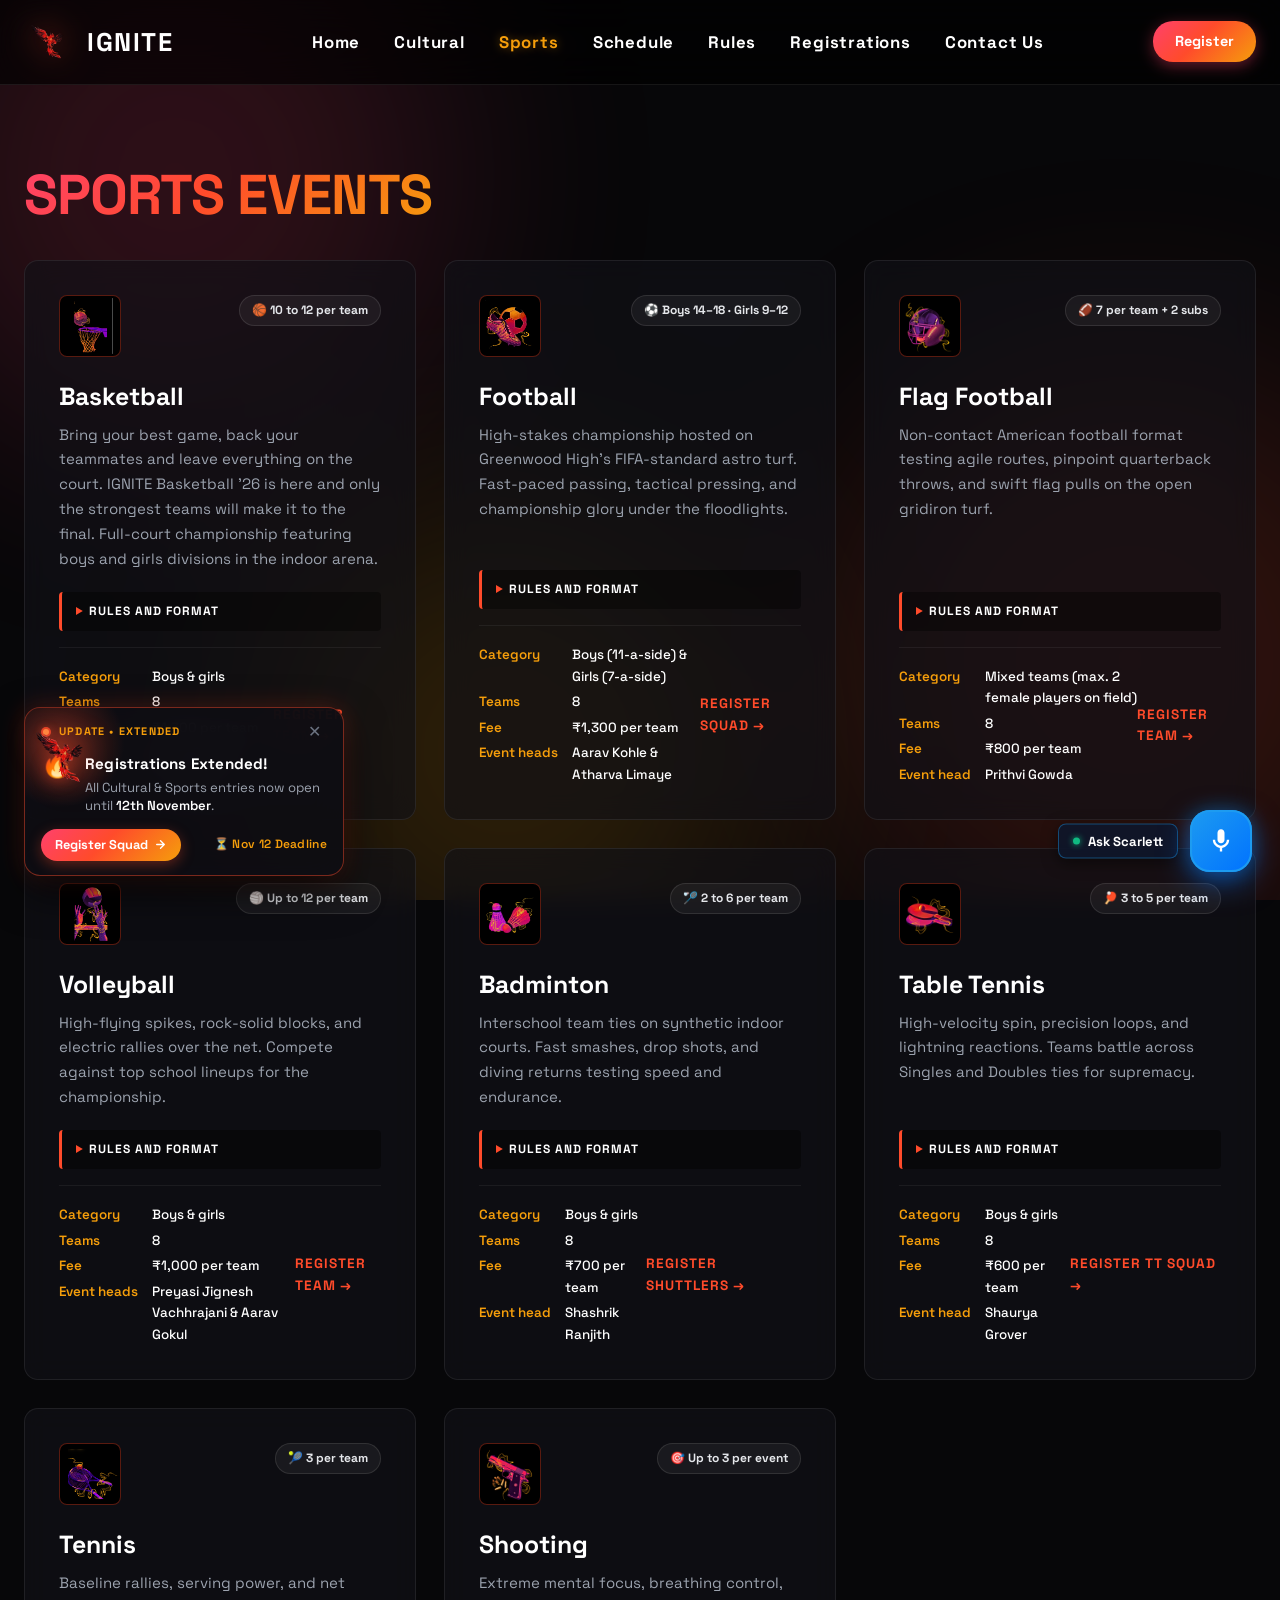
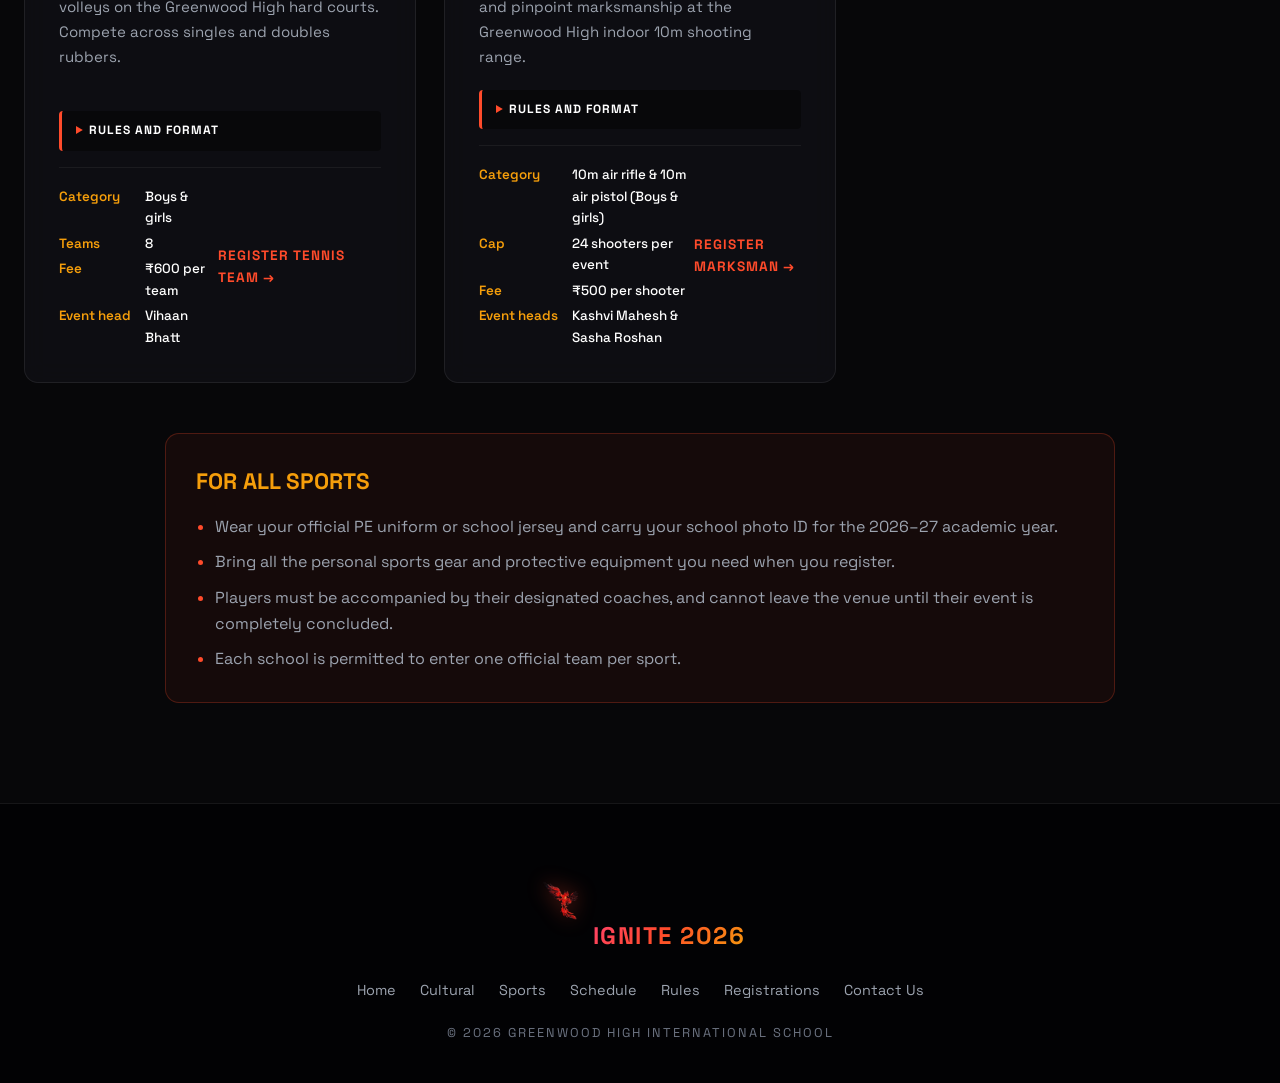
<file: sports.html>
<!DOCTYPE html>
<html lang="en">
<head>
    <meta charset="UTF-8">
    <meta name="viewport" content="width=device-width, initial-scale=1.0">
    <title>Sports Tournaments | IGNITE 2026</title>
    <meta name="description" content="Official Sports tournaments at IGNITE 2026: Basketball, Football, Flag Football, Volleyball, Badminton, Table Tennis, Tennis, and Shooting.">
    <link rel="preconnect" href="https://fonts.googleapis.com">
    <link rel="preconnect" href="https://fonts.gstatic.com" crossorigin>
    <link href="https://fonts.googleapis.com/css2?family=Playfair+Display:ital,wght@0,600;0,800;1,600&family=Space+Grotesk:wght@300;400;500;600;700;800&display=swap" rel="stylesheet">
    <script>try{if(sessionStorage.getItem("igniteBurn")==="1")document.documentElement.classList.add("fire-arriving")}catch(e){}</script>
    <link rel="stylesheet" href="./styles.css">
</head>
<body>

    <!-- Ambient Glowing Background Aura -->
    <div class="bg-ambient-glow">
        <div class="ambient-blob ambient-blob-1"></div>
        <div class="ambient-blob ambient-blob-2"></div>
        <div class="ambient-blob ambient-blob-3"></div>
    </div>

    <!-- Navigation Header -->
    <nav>
        <div class="container nav-content">
            <a href="index.html" class="logo-link">
                <img src="WhatsApp Image 2026-10-20 at 10.38.51 PM.png" alt="IGNITE Phoenix Mascot" class="nav-logo">
                <span class="logo-text">IGNITE</span>
            </a>

            <div class="nav-links">
                <a href="index.html">Home</a>
                <a href="cultural.html">Cultural</a>
                <a href="sports.html" class="active">Sports</a>
                <a href="schedule.html">Schedule</a>
                <a href="rules.html">Rules</a>
                <a href="registrations.html">Registrations</a>
                <a href="contact.html">Contact Us</a>
            </div>

            <div class="nav-cta-group">
                <a href="registrations.html" class="btn-register-nav">Register</a>
            </div>
        </div>
    </nav>

    <!-- Sports Page Section -->
    <section class="section-page">
        <div class="container">
            <h1 class="section-title gradient-text">Sports Events</h1>

            <div class="events-grid">

                <!-- 1. Basketball -->
                <div class="event-card" id="basketball">
                    <div class="event-card-top">
                        <div class="event-icon-box has-image">
                            <img src="images/basketball.png" alt="Basketball logo" class="event-logo-img">
                        </div>
                        <span class="event-participants-badge">🏀 10 to 12 per team</span>
                    </div>
                    <h3>Basketball</h3>
                    <p>
                        Bring your best game, back your teammates and leave everything on the court. IGNITE Basketball ’26 is here and only the strongest teams will make it to the final. Full-court championship featuring boys and girls divisions in the indoor arena.
                    </p>
                    <details class="event-rules-box">
                        <summary>Rules and format</summary>
                        <ul>
                            <li>All matches follow FIBA rules.</li>
                            <li>Knockout format: Win to advance to the next round.</li>
                            <li>Boys’ and girls’ matches are played over four 10-minute quarters.</li>
                            <li>If the score is tied after the fourth quarter, five-minute overtime periods are played until there is a winner.</li>
                            <li>Substitutions are allowed throughout the game.</li>
                            <li>Referees’ decisions are final. Treat officials and opponents with respect.</li>
                        </ul>
                    </details>
                    <div class="event-meta">
                        <dl class="event-facts">
                            <dt>Category</dt><dd>Boys &amp; girls</dd>
                            <dt>Teams</dt><dd>8</dd>
                            <dt>Fee</dt><dd>₹1,300 per team</dd>
                            <dt>Event heads</dt><dd>Sagar Simha &amp; Asmi Nigam</dd>
                        </dl>
                        <a href="registrations.html" class="event-action">Register Team →</a>
                    </div>
                </div>

                <!-- 2. Football -->
                <div class="event-card" id="football">
                    <div class="event-card-top">
                        <div class="event-icon-box has-image">
                            <img src="images/football.png" alt="Football logo" class="event-logo-img">
                        </div>
                        <span class="event-participants-badge">⚽ Boys 14–18 · Girls 9–12</span>
                    </div>
                    <h3>Football</h3>
                    <p>
                        High-stakes championship hosted on Greenwood High's FIFA-standard astro turf. Fast-paced passing, tactical pressing, and championship glory under the floodlights.
                    </p>
                    <details class="event-rules-box">
                        <summary>Rules and format</summary>
                        <ul>
                            <li>All matches follow FIFA rules.</li>
                            <li>Matches have two halves with a five-minute half-time break. Boys: 25-minute halves. Girls: 20-minute halves.</li>
                            <li>Rolling substitutions are allowed.</li>
                            <li>Yellow and red cards carry standard FIFA match suspensions. Two yellows or a direct red means an immediate send-off.</li>
                            <li>Knockout format. In a draw, five penalties decide the winner, then sudden-death penalties if needed.</li>
                            <li>Referees’ decisions are final.</li>
                        </ul>
                    </details>
                    <div class="event-meta">
                        <dl class="event-facts">
                            <dt>Category</dt><dd>Boys (11-a-side) &amp; Girls (7-a-side)</dd>
                            <dt>Teams</dt><dd>8</dd>
                            <dt>Fee</dt><dd>₹1,300 per team</dd>
                            <dt>Event heads</dt><dd>Aarav Kohle &amp; Atharva Limaye</dd>
                        </dl>
                        <a href="registrations.html" class="event-action">Register Squad →</a>
                    </div>
                </div>

                <!-- 3. Flag Football -->
                <div class="event-card" id="flag-football">
                    <div class="event-card-top">
                        <div class="event-icon-box has-image">
                            <img src="images/flag-football.png" alt="Flag Football logo" class="event-logo-img">
                        </div>
                        <span class="event-participants-badge">🏈 7 per team + 2 subs</span>
                    </div>
                    <h3>Flag Football</h3>
                    <p>
                        Non-contact American football format testing agile routes, pinpoint quarterback throws, and swift flag pulls on the open gridiron turf.
                    </p>
                    <details class="event-rules-box">
                        <summary>Rules and format</summary>
                        <ul>
                            <li>7-a-side mixed teams. A maximum of two female players on the field at any time.</li>
                            <li>Teams must represent a school; a coach is not required.</li>
                            <li>Matches have four 12-minute quarters with a five-minute half-time break.</li>
                            <li>No kickoffs. The offensive team starts from their own 5-yard line and has four downs to cross midfield.</li>
                            <li>Tackling, tripping or unnecessary roughness is strictly forbidden and results in an automatic ejection.</li>
                            <li>Touchdowns earn 6 points. Teams can try for 1 extra point from the 5-yard line or 2 points from the 10-yard line.</li>
                            <li>Referees’ decisions are final.</li>
                        </ul>
                    </details>
                    <div class="event-meta">
                        <dl class="event-facts">
                            <dt>Category</dt><dd>Mixed teams (max. 2 female players on field)</dd>
                            <dt>Teams</dt><dd>8</dd>
                            <dt>Fee</dt><dd>₹800 per team</dd>
                            <dt>Event head</dt><dd>Prithvi Gowda</dd>
                        </dl>
                        <a href="https://forms.cloud.microsoft/r/x5tbUQuZnx" class="event-action">Register Team →</a>
                    </div>
                </div>

                <!-- 4. Volleyball -->
                <div class="event-card" id="volleyball">
                    <div class="event-card-top">
                        <div class="event-icon-box has-image">
                            <img src="images/volleyball.png" alt="Volleyball logo" class="event-logo-img">
                        </div>
                        <span class="event-participants-badge">🏐 Up to 12 per team</span>
                    </div>
                    <h3>Volleyball</h3>
                    <p>
                        High-flying spikes, rock-solid blocks, and electric rallies over the net. Compete against top school lineups for the championship.
                    </p>
                    <details class="event-rules-box">
                        <summary>Rules and format</summary>
                        <ul>
                            <li>All matches follow FIVB rules.</li>
                            <li>Knockout format: Win to advance.</li>
                            <li>Played as best of three sets. The first two sets are played to 25 points; a deciding third set is played to 15 points.</li>
                            <li>Teams must win each set by at least two points.</li>
                            <li>Standard rotation and substitution rules apply.</li>
                            <li>Referees’ decisions are final.</li>
                        </ul>
                    </details>
                    <div class="event-meta">
                        <dl class="event-facts">
                            <dt>Category</dt><dd>Boys &amp; girls</dd>
                            <dt>Teams</dt><dd>8</dd>
                            <dt>Fee</dt><dd>₹1,000 per team</dd>
                            <dt>Event heads</dt><dd>Preyasi Jignesh Vachhrajani &amp; Aarav Gokul</dd>
                        </dl>
                        <a href="registrations.html" class="event-action">Register Team →</a>
                    </div>
                </div>

                <!-- 5. Badminton -->
                <div class="event-card" id="badminton">
                    <div class="event-card-top">
                        <div class="event-icon-box has-image">
                            <img src="images/badminton.png" alt="Badminton logo" class="event-logo-img">
                        </div>
                        <span class="event-participants-badge">🏸 2 to 6 per team</span>
                    </div>
                    <h3>Badminton</h3>
                    <p>
                        Interschool team ties on synthetic indoor courts. Fast smashes, drop shots, and diving returns testing speed and endurance.
                    </p>
                    <details class="event-rules-box">
                        <summary>Rules and format</summary>
                        <ul>
                            <li>All matches follow BWF rules.</li>
                            <li>Knockout format. Each match is played as a tie: Singles 1, Singles 2, and a deciding Doubles if needed.</li>
                            <li>Each game is played to 21 points, rally-point system.</li>
                            <li>Bring your own rackets. Feather shuttlecocks provided by the tournament committee.</li>
                            <li>Non-marking shoes are strictly mandatory on the courts.</li>
                            <li>Umpires’ decisions are final.</li>
                        </ul>
                    </details>
                    <div class="event-meta">
                        <dl class="event-facts">
                            <dt>Category</dt><dd>Boys &amp; girls</dd>
                            <dt>Teams</dt><dd>8</dd>
                            <dt>Fee</dt><dd>₹700 per team</dd>
                            <dt>Event head</dt><dd>Shashrik Ranjith</dd>
                        </dl>
                        <a href="registrations.html" class="event-action">Register Shuttlers →</a>
                    </div>
                </div>

                <!-- 6. Table Tennis -->
                <div class="event-card" id="table-tennis">
                    <div class="event-card-top">
                        <div class="event-icon-box has-image">
                            <img src="images/table-tennis.png" alt="Table Tennis logo" class="event-logo-img">
                        </div>
                        <span class="event-participants-badge">🏓 3 to 5 per team</span>
                    </div>
                    <h3>Table Tennis</h3>
                    <p>
                        High-velocity spin, precision loops, and lightning reactions. Teams battle across Singles and Doubles ties for supremacy.
                    </p>
                    <details class="event-rules-box">
                        <summary>Rules and format</summary>
                        <ul>
                            <li>All matches follow ITTF rules.</li>
                            <li>Knockout format. Each tie consists of: Singles 1, Doubles, and Singles 2. First team to win two matches wins the tie.</li>
                            <li>Matches are best of five games. Each game is played to 11 points (must win by 2).</li>
                            <li>Players can bring their own ITTF-approved paddles. Balls are provided.</li>
                            <li>Umpires’ decisions are final.</li>
                        </ul>
                    </details>
                    <div class="event-meta">
                        <dl class="event-facts">
                            <dt>Category</dt><dd>Boys &amp; girls</dd>
                            <dt>Teams</dt><dd>8</dd>
                            <dt>Fee</dt><dd>₹600 per team</dd>
                            <dt>Event head</dt><dd>Shaurya Grover</dd>
                        </dl>
                        <a href="registrations.html" class="event-action">Register TT Squad →</a>
                    </div>
                </div>

                <!-- 7. Tennis -->
                <div class="event-card" id="tennis">
                    <div class="event-card-top">
                        <div class="event-icon-box has-image">
                            <img src="images/tennis.png" alt="Tennis logo" class="event-logo-img">
                        </div>
                        <span class="event-participants-badge">🎾 3 per team</span>
                    </div>
                    <h3>Tennis</h3>
                    <p>
                        Baseline rallies, serving power, and net volleys on the Greenwood High hard courts. Compete across singles and doubles rubbers.
                    </p>
                    <details class="event-rules-box">
                        <summary>Rules and format</summary>
                        <ul>
                            <li>All matches follow ITF rules.</li>
                            <li>Knockout format. Each tie is played as Singles 1, Singles 2, and a deciding Doubles match if required.</li>
                            <li>Matches are one standard set, first to 6 games with a 7-point tiebreak at 6-all. Finals are best of three sets.</li>
                            <li>Players must wear proper non-marking tennis shoes. Bring your own racquets; balls provided.</li>
                            <li>Referees’ decisions are final.</li>
                        </ul>
                    </details>
                    <div class="event-meta">
                        <dl class="event-facts">
                            <dt>Category</dt><dd>Boys &amp; girls</dd>
                            <dt>Teams</dt><dd>8</dd>
                            <dt>Fee</dt><dd>₹600 per team</dd>
                            <dt>Event head</dt><dd>Vihaan Bhatt</dd>
                        </dl>
                        <a href="registrations.html" class="event-action">Register Tennis Team →</a>
                    </div>
                </div>

                <!-- 8. Shooting -->
                <div class="event-card" id="shooting">
                    <div class="event-card-top">
                        <div class="event-icon-box has-image">
                            <img src="images/shooting.png" alt="Shooting logo" class="event-logo-img">
                        </div>
                        <span class="event-participants-badge">🎯 Up to 3 per event</span>
                    </div>
                    <h3>Shooting</h3>
                    <p>
                        Extreme mental focus, breathing control, and pinpoint marksmanship at the Greenwood High indoor 10m shooting range.
                    </p>
                    <details class="event-rules-box">
                        <summary>Rules and format</summary>
                        <ul>
                            <li>All events follow ISSF rules.</li>
                            <li>Two events: 10m Air Rifle and 10m Air Pistol. Competitors may enter both if eligible.</li>
                            <li>Qualification: 30 shots in 45 minutes, preceded by a 15-minute sighting period.</li>
                            <li>Top eight shooters in each category advance to the elimination final.</li>
                            <li>Bring your own weapon, pellets, and shooting jacket/gear. All weapons undergo safety inspection.</li>
                            <li>Range safety officers' instructions must be obeyed immediately without question.</li>
                        </ul>
                    </details>
                    <div class="event-meta">
                        <dl class="event-facts">
                            <dt>Category</dt><dd>10m air rifle &amp; 10m air pistol (Boys &amp; girls)</dd>
                            <dt>Cap</dt><dd>24 shooters per event</dd>
                            <dt>Fee</dt><dd>₹500 per shooter</dd>
                            <dt>Event heads</dt><dd>Kashvi Mahesh &amp; Sasha Roshan</dd>
                        </dl>
                        <a href="registrations.html" class="event-action">Register Marksman →</a>
                    </div>
                </div>

            </div>

            <!-- General sports note callout -->
            <div class="page-note">
                <h2>For all sports</h2>
                <ul>
                    <li>Wear your official PE uniform or school jersey and carry your school photo ID for the 2026–27 academic year.</li>
                    <li>Bring all the personal sports gear and protective equipment you need when you register.</li>
                    <li>Players must be accompanied by their designated coaches, and cannot leave the venue until their event is completely concluded.</li>
                    <li>Each school is permitted to enter one official team per sport.</li>
                </ul>
            </div>
        </div>
    </section>

    <!-- Flying Phoenix Mascot Float Avatar -->
    <a href="index.html#welcome" class="flying-phoenix-avatar" aria-label="IGNITE Phoenix Mascot Flying">
        <img src="WhatsApp Image 2026-10-20 at 10.38.51 PM.png" alt="Flying Phoenix Mascot">
    </a>

    <!-- Footer -->
    <footer>
        <div class="container">
            <img src="WhatsApp Image 2026-10-20 at 10.38.51 PM.png" alt="IGNITE Crest">
            <div class="logo-text gradient-text" style="font-size: 1.5rem; margin-bottom: 10px;">IGNITE 2026</div>
            <ul class="footer-nav">
                <li><a href="index.html">Home</a></li>
                <li><a href="cultural.html">Cultural</a></li>
                <li><a href="sports.html">Sports</a></li>
                <li><a href="schedule.html">Schedule</a></li>
                <li><a href="rules.html">Rules</a></li>
                <li><a href="registrations.html">Registrations</a></li>
                <li><a href="contact.html">Contact Us</a></li>
            </ul>
            <p style="text-transform: uppercase; letter-spacing: 2px; font-size: 0.8rem; color: var(--text-subtle);">© 2026 Greenwood High International School</p>
        </div>
    </footer>

    <!-- SCARLETT AI VOICE/CHAT BUTTON (Omnipresent) -->
    <div class="scarlett-omnipresent-container">
        <div class="scarlett-fab-tag">
            <span class="scarlett-status-dot"></span>
            Ask Scarlett
        </div>
        <button id="scarlettVoiceBtn" class="scarlett-voice-button" aria-label="Open Scarlett AI Assistant">
            <div class="scarlett-voice-pulse"></div>
            <svg class="scarlett-mic-icon" viewBox="0 0 24 24">
                <path d="M12 14c1.66 0 3-1.34 3-3V5c0-1.66-1.34-3-3-3S9 3.34 9 5v6c0 1.66 1.34 3 3 3z"/>
                <path d="M17 11c0 2.76-2.24 5-5 5s-5-2.24-5-5H5c0 3.53 2.61 6.43 6 6.92V21h2v-3.08c3.39-.49 6-3.39 6-6.92h-2z"/>
            </svg>
        </button>
    </div>

    <!-- Scarlett Chat Drawer Window -->
    <div id="scarlettChatWindow" class="scarlett-chat-window">
        <div class="scarlett-chat-header">
            <div class="scarlett-profile">
                <div class="scarlett-avatar-bubble">
                    <svg viewBox="0 0 24 24"><path d="M12 14c1.66 0 3-1.34 3-3V5c0-1.66-1.34-3-3-3S9 3.34 9 5v6c0 1.66 1.34 3 3 3z"/><path d="M17 11c0 2.76-2.24 5-5 5s-5-2.24-5-5H5c0 3.53 2.61 6.43 6 6.92V21h2v-3.08c3.39-.49 6-3.39 6-6.92h-2z"/></svg>
                </div>
                <div>
                    <div class="scarlett-name">Scarlett AI</div>
                    <div class="scarlett-status-text">
                        <span class="scarlett-status-dot"></span>
                        IGNITE 2026 Assistant
                    </div>
                </div>
            </div>
            <button id="scarlettChatClose" class="scarlett-chat-close" aria-label="Close Chat">✕</button>
        </div>

        <div id="scarlettChatMessages" class="scarlett-chat-messages">
            <div class="scarlett-msg bot">
                <div class="scarlett-msg-bubble">
                    Hello! I'm <strong>Scarlett</strong>. Looking for rules, formats, fees, or event heads for any of our 8 Sports tournaments? Ask away!
                </div>
                <span class="scarlett-msg-time">Just now</span>
            </div>
        </div>

        <div class="scarlett-quick-chips">
            <button class="scarlett-chip" data-prompt="What are the football tournament rules?">⚽ Football</button>
            <button class="scarlett-chip" data-prompt="How does basketball tournament work?">🏀 Basketball</button>
            <button class="scarlett-chip" data-prompt="Tell me about Flag Football">🏈 Flag Football</button>
            <button class="scarlett-chip" data-prompt="Tell me about badminton events">🏸 Badminton</button>
            <button class="scarlett-chip" data-prompt="What are the shooting range rules?">🎯 Shooting</button>
            <button class="scarlett-chip" data-prompt="How do I register a sports contingent?">📝 Register</button>
        </div>

        <div class="scarlett-input-area">
            <input type="text" id="scarlettChatInput" placeholder="Ask Scarlett about sports rules, squad limits, fees...">
            <button id="scarlettSendBtn" class="scarlett-send-btn" aria-label="Send query">
                <svg viewBox="0 0 24 24"><path d="M2.01 21L23 12 2.01 3 2 10l15 2-15 2z"/></svg>
            </button>
        </div>
    </div>

    <script src="./script.js"></script>
</body>
</html>
</file>
<file: styles.css>
/* ==========================================================================
   IGNITE 2026 - Premium Dark Fire / Phoenix Design System
   Exact GWHMUN 2026 Architectural Alignment with IGNITE Fire Warm Palette
   ========================================================================== */

:root {
    --bg-color: #070709;
    --surface-color: rgba(18, 18, 24, 0.65);
    --surface-card: rgba(22, 22, 30, 0.75);
    --border-color: rgba(255, 255, 255, 0.08);
    --border-glow: rgba(255, 75, 43, 0.3);
    --text-main: #ffffff;
    --text-muted: #9ca3af;
    --text-subtle: #6b7280;

    /* IGNITE Warm Fire / Phoenix Accents */
    --accent-gold: #f59e0b;
    --accent-orange: #ff4b2b;
    --accent-fire: #ff416c;
    --accent-crimson: #e11d48;
    --gradient-glow: linear-gradient(135deg, #ff416c 0%, #ff4b2b 45%, #f59e0b 100%);
    --gradient-fire: linear-gradient(135deg, #ff416c 0%, #ff4b2b 45%, #f59e0b 100%);

    --radius-sm: 8px;
    --radius-md: 14px;
    --radius-lg: 20px;
    --radius-full: 9999px;

    --transition: all 0.35s cubic-bezier(0.16, 1, 0.3, 1);
}

* {
    margin: 0;
    padding: 0;
    box-sizing: border-box;
    font-family: 'Space Grotesk', sans-serif;
    scroll-behavior: smooth;
}

body {
    background-color: var(--bg-color);
    color: var(--text-main);
    line-height: 1.6;
    overflow-x: hidden;
    position: relative;
    transition: opacity 0.2s ease;
}

body.fade-out {
    opacity: 0;
}

@keyframes fadeInPage {
    from { opacity: 0; transform: translateY(15px); }
    to { opacity: 1; transform: translateY(0); }
}

.container {
    max-width: 1300px;
    margin: 0 auto;
    padding: 0 24px;
}

/* Background Ambient Glow */
.bg-ambient-glow {
    position: fixed;
    top: 0;
    left: 0;
    width: 100%;
    height: 100%;
    pointer-events: none;
    z-index: -1;
    overflow: hidden;
}

.ambient-blob {
    position: absolute;
    border-radius: 50%;
    filter: blur(120px);
    opacity: 0.16;
}

.ambient-blob-1 { width: 550px; height: 550px; background: #ff416c; top: -100px; left: -100px; }
.ambient-blob-2 { width: 600px; height: 600px; background: #ff4b2b; top: 40%; right: -150px; }
.ambient-blob-3 { width: 500px; height: 500px; background: #f59e0b; bottom: -100px; left: 20%; }

/* --- Glass Navbar (GWHMUN Style) --- */
nav {
    position: fixed;
    top: 0;
    width: 100%;
    padding: 18px 0;
    background: rgba(0, 0, 0, 0.65);
    backdrop-filter: blur(20px);
    -webkit-backdrop-filter: blur(20px);
    border-bottom: 1px solid var(--border-color);
    z-index: 1000;
    transition: var(--transition);
}

nav.scrolled {
    padding: 14px 0;
    background: rgba(7, 7, 9, 0.95);
    border-bottom: 1px solid rgba(255, 75, 43, 0.25);
    box-shadow: 0 10px 30px rgba(0, 0, 0, 0.6);
}

.nav-content {
    display: flex;
    align-items: center;
    justify-content: space-between;
}

.logo-link {
    display: flex;
    align-items: center;
    gap: 15px;
    padding-right: 30px;
    text-decoration: none;
}

.nav-logo {
    height: 48px;
    width: 48px;
    object-fit: contain;
    border-radius: 50%;
    filter: drop-shadow(0 0 15px rgba(255, 75, 43, 0.5));
    animation: mascotPulse 4s infinite;
}

@keyframes mascotPulse {
    0%, 100% { filter: drop-shadow(0 0 10px rgba(255, 65, 108, 0.4)); transform: scale(1); }
    50% { filter: drop-shadow(0 0 25px rgba(255, 75, 43, 0.8)); transform: scale(1.05); }
}

.logo-text {
    font-size: 1.6rem;
    font-weight: 800;
    color: var(--text-main);
    letter-spacing: 1.5px;
    text-transform: uppercase;
    transition: all 0.3s ease;
}

.logo-link:hover .logo-text {
    color: var(--accent-gold);
    text-shadow: 0 0 12px rgba(245, 158, 11, 0.5);
}

.nav-links {
    flex: 1;
    display: flex;
    justify-content: space-evenly;
    align-items: center;
    max-width: 800px;
    list-style: none;
    margin: 0 auto;
}

.nav-links a {
    color: var(--text-main);
    text-decoration: none;
    font-size: 1.05rem;
    font-weight: 700;
    text-transform: capitalize;
    letter-spacing: 0.8px;
    transition: color 0.3s ease;
}

.nav-links a:hover,
.nav-links a.active {
    color: var(--accent-gold);
    text-shadow: 0 0 10px rgba(245, 158, 11, 0.4);
}

.nav-cta-group {
    display: flex;
    align-items: center;
    gap: 12px;
}

.btn-register-nav {
    background: var(--gradient-fire);
    color: #fff !important;
    padding: 9px 22px;
    border-radius: 20px;
    font-size: 0.9rem;
    font-weight: 700 !important;
    text-decoration: none;
    box-shadow: 0 4px 15px rgba(255, 65, 108, 0.4);
    display: inline-block;
    will-change: transform;
    transition: transform 0.22s cubic-bezier(0.25, 1, 0.5, 1), box-shadow 0.3s ease;
}

.btn-register-nav:hover {
    box-shadow: 0 8px 28px rgba(255, 75, 43, 0.7);
}

/* --- Hero Section --- */
.hero {
    min-height: 100vh;
    display: flex;
    flex-direction: column;
    align-items: center;
    justify-content: center;
    text-align: center;
    position: relative;
    padding-top: 80px;
    background-color: var(--bg-color);
    overflow: hidden;
}

.hero::before {
    content: '';
    position: absolute;
    top: 50%;
    left: 50%;
    transform: translate(-50%, -50%);
    width: 100%;
    max-width: 1200px;
    height: 95%;
    background: url('WhatsApp Image 2026-10-20 at 10.38.51 PM.png') no-repeat center center;
    background-size: contain;
    mix-blend-mode: screen;
    opacity: 0.75;
    z-index: 1;
    pointer-events: none;
    -webkit-mask-image: radial-gradient(circle at center, rgba(0, 0, 0, 1) 25%, rgba(0, 0, 0, 0.7) 48%, rgba(0, 0, 0, 0) 68%);
    mask-image: radial-gradient(circle at center, rgba(0, 0, 0, 1) 25%, rgba(0, 0, 0, 0.7) 48%, rgba(0, 0, 0, 0) 68%);
    filter: drop-shadow(0 0 60px rgba(255, 75, 43, 0.8)) drop-shadow(0 0 100px rgba(245, 158, 11, 0.5));
    /* Bird stays static */
}

.hero-sparks-canvas {
    position: absolute;
    top: 0;
    left: 0;
    width: 100%;
    height: 100%;
    pointer-events: none;
    z-index: 1;
    mix-blend-mode: screen;
}

@keyframes heroBirdFlight {
    0% {
        transform: translate(-50%, -50%) scale(0.98) rotate(-1deg);
        filter: drop-shadow(0 0 45px rgba(255, 75, 43, 0.5));
    }
    30% {
        transform: translate(-49%, -52%) scale(1.05) rotate(1.5deg);
        filter: drop-shadow(0 0 75px rgba(255, 140, 0, 0.8));
    }
    65% {
        transform: translate(-51%, -48%) scale(1.02) rotate(-1deg);
        filter: drop-shadow(0 0 60px rgba(255, 65, 108, 0.7));
    }
    100% {
        transform: translate(-50%, -51%) scale(1.08) rotate(2deg);
        filter: drop-shadow(0 0 90px rgba(255, 75, 43, 0.9));
    }
}

.hero .container {
    position: relative;
    z-index: 2;
}

.intro-text {
    display: block;
    font-family: 'Playfair Display', serif;
    font-size: 1.8rem;
    color: var(--text-main);
    margin-bottom: 10px;
    font-weight: 400;
}

.hero h1 {
    font-family: 'Playfair Display', serif;
    font-size: clamp(3.4rem, 8.5vw, 6.5rem);
    font-weight: 700;
    line-height: 1;
    letter-spacing: 2px;
    margin-bottom: 20px;
    color: var(--text-main);
    width: 100%;
}

.gradient-text {
    background: var(--gradient-glow);
    -webkit-background-clip: text;
    -webkit-text-fill-color: transparent;
    display: inline-block;
}

.hero p {
    font-size: 1.15rem;
    color: var(--text-muted);
    letter-spacing: 4px;
    text-transform: uppercase;
    font-weight: 500;
    margin-bottom: 45px;
}

.hero-actions-group {
    display: flex;
    gap: 16px;
    justify-content: center;
    flex-wrap: wrap;
    margin-bottom: 45px;
}

.btn-glow {
    position: relative;
    display: inline-block;
    padding: 16px 38px;
    color: var(--text-main);
    font-weight: 700;
    text-transform: uppercase;
    letter-spacing: 2px;
    text-decoration: none;
    background: rgba(0, 0, 0, 0.8);
    border: 1px solid rgba(255, 75, 43, 0.45);
    border-radius: 30px;
    transition: all 0.4s cubic-bezier(0.16, 1, 0.3, 1);
    overflow: hidden;
    backdrop-filter: blur(10px);
}

.btn-glow::before {
    content: '';
    position: absolute;
    top: 0; left: 0; width: 100%; height: 100%;
    background: var(--gradient-glow);
    z-index: -1;
    transition: opacity 0.4s ease;
    opacity: 0;
}

.btn-glow:hover {
    border-color: transparent;
    transform: scale(1.05);
}

.btn-glow:hover::before {
    opacity: 1;
}

/* Quick Metrics Strip */
.hero-metrics {
    display: grid;
    grid-template-columns: repeat(4, 1fr);
    gap: 20px;
    max-width: 900px;
    margin: 0 auto;
    padding: 22px 28px;
    background: var(--surface-color);
    border: 1px solid var(--border-color);
    border-radius: var(--radius-md);
    backdrop-filter: blur(14px);
}

.metric-item {
    text-align: center;
    border-right: 1px solid var(--border-color);
}

.metric-item:last-child {
    border-right: none;
}

.metric-num {
    font-size: 2rem;
    font-weight: 800;
    color: var(--accent-gold);
    line-height: 1.2;
}

.metric-label {
    font-size: 0.75rem;
    font-weight: 600;
    text-transform: uppercase;
    letter-spacing: 1.5px;
    color: var(--text-muted);
}

/* --- Section Page Layout (Separate Pages) --- */
.section-page {
    padding: 150px 0 100px;
    min-height: 85vh;
}

.section {
    padding: 110px 0;
    border-bottom: 1px solid var(--border-color);
}

.section-darker {
    background-color: #040406;
}

.section-title {
    font-size: clamp(2.4rem, 5vw, 3.5rem);
    font-weight: 900;
    text-transform: uppercase;
    letter-spacing: -1px;
    margin-bottom: 20px;
    text-align: center;
}

.section-subtitle {
    color: var(--text-muted);
    font-size: 1.15rem;
    margin-bottom: 50px;
    max-width: 650px;
    margin-left: auto;
    margin-right: auto;
    text-align: center;
}

/* --- Filter Bar with Sliding Pill --- */
.event-filter-bar {
    position: relative;
    display: inline-flex;
    justify-content: center;
    gap: 4px;
    margin: 0 auto 40px;
    flex-wrap: wrap;
    background: rgba(22, 16, 20, 0.7);
    border: 1px solid rgba(255, 75, 43, 0.22);
    border-radius: var(--radius-full);
    padding: 5px;
    backdrop-filter: blur(14px);
    -webkit-backdrop-filter: blur(14px);
    box-shadow: 0 8px 30px rgba(0, 0, 0, 0.35);
}

.filter-pill-indicator {
    position: absolute;
    top: 5px;
    bottom: 5px;
    left: 0;
    width: 0;
    background: var(--gradient-fire);
    border-radius: var(--radius-full);
    box-shadow: 0 4px 18px rgba(255, 75, 43, 0.45);
    transition: transform 0.35s cubic-bezier(0.22, 1, 0.36, 1), width 0.35s cubic-bezier(0.22, 1, 0.36, 1);
    pointer-events: none;
    z-index: 1;
}

.sub-filter-btn {
    position: relative;
    z-index: 2;
    padding: 9px 22px;
    border-radius: var(--radius-full);
    background: transparent;
    border: none;
    color: var(--text-muted);
    font-size: 0.85rem;
    font-weight: 700;
    letter-spacing: 0.5px;
    text-transform: uppercase;
    cursor: pointer;
    transition: color 0.25s ease;
}

.sub-filter-btn:hover {
    color: #fff;
}

.sub-filter-btn.active {
    color: #fff;
    background: transparent;
    box-shadow: none;
}

/* --- Event Cards Grid --- */
.events-grid {
    display: grid;
    grid-template-columns: repeat(auto-fill, minmax(370px, 1fr));
    gap: 28px;
}

.event-card {
    background: var(--surface-color);
    border: 1px solid var(--border-color);
    border-radius: var(--radius-md);
    padding: 34px;
    display: flex;
    flex-direction: column;
    position: relative;
    overflow: hidden;
    backdrop-filter: blur(12px);
    transition: transform 0.2s cubic-bezier(0.25, 1, 0.5, 1), border-color 0.3s ease, box-shadow 0.3s ease, opacity 0.35s ease;
    transform-style: preserve-3d;
    will-change: transform;
}

.event-card::before {
    content: '';
    position: absolute;
    top: 0; left: 0; width: 100%; height: 3px;
    background: var(--gradient-fire);
    transform: scaleX(0);
    transform-origin: left;
    transition: transform 0.4s ease;
    z-index: 4;
}

/* 3D Cursor Spotlight Reflection Overlay */
.event-card::after {
    content: '';
    position: absolute;
    inset: 0;
    border-radius: inherit;
    background: radial-gradient(
        500px circle at var(--spot-x, -999px) var(--spot-y, -999px),
        rgba(255, 120, 50, 0.16),
        rgba(255, 65, 108, 0.05) 40%,
        transparent 70%
    );
    opacity: 0;
    pointer-events: none;
    transition: opacity 0.35s ease;
    z-index: 3;
}

.event-card:hover {
    border-color: rgba(255, 75, 43, 0.4);
    box-shadow: 0 16px 40px rgba(0, 0, 0, 0.6), 0 0 25px rgba(255, 75, 43, 0.2);
}

.event-card:hover::before {
    transform: scaleX(1);
}

.event-card:hover::after {
    opacity: 1;
}

.event-card-top {
    display: flex;
    justify-content: space-between;
    align-items: flex-start;
    margin-bottom: 20px;
}

.event-icon-box {
    width: 54px;
    height: 54px;
    border-radius: var(--radius-sm);
    background: rgba(255, 75, 43, 0.1);
    border: 1px solid rgba(255, 75, 43, 0.25);
    display: flex;
    align-items: center;
    justify-content: center;
    transition: var(--transition);
}

.event-icon-box.has-image,
.event-icon-box:has(img) {
    width: 62px;
    height: 62px;
    background: #000000;
    border: 1px solid rgba(255, 75, 43, 0.35);
    overflow: hidden;
    padding: 2px;
}

.event-card:hover .event-icon-box {
    background: var(--gradient-fire);
    transform: scale(1.08) rotate(3deg);
}

.event-card:hover .event-icon-box.has-image,
.event-card:hover .event-icon-box:has(img) {
    background: #000000;
    border-color: var(--accent-orange);
    box-shadow: 0 0 16px rgba(255, 75, 43, 0.5);
    transform: scale(1.08) rotate(2deg);
}

.event-icon-box img.event-logo-img {
    width: 100%;
    height: 100%;
    object-fit: contain;
    border-radius: calc(var(--radius-sm) - 2px);
    display: block;
    transition: transform var(--transition);
}

.event-card:hover .event-icon-box img.event-logo-img {
    transform: scale(1.06);
}

.event-icon-box svg {
    width: 26px;
    height: 26px;
    stroke: var(--accent-orange);
    transition: var(--transition);
}

.event-card:hover .event-icon-box svg {
    stroke: #ffffff;
}

.event-participants-badge {
    font-size: 0.75rem;
    font-weight: 700;
    padding: 5px 12px;
    background: rgba(255, 255, 255, 0.05);
    border: 1px solid rgba(255, 255, 255, 0.1);
    border-radius: var(--radius-full);
    color: #e5e7eb;
}

.event-card h3 {
    font-size: 1.55rem;
    font-weight: 800;
    margin-bottom: 6px;
    color: var(--text-main);
}

.event-tagline {
    font-size: 0.88rem;
    font-style: italic;
    color: var(--accent-gold);
    margin-bottom: 14px;
    font-weight: 500;
    line-height: 1.4;
}

.event-card p {
    color: var(--text-muted);
    font-size: 0.94rem;
    line-height: 1.65;
    margin-bottom: 20px;
    flex: 1;
}

.event-rules-box {
    background: rgba(0, 0, 0, 0.35);
    border-left: 3px solid var(--accent-orange);
    padding: 10px 14px;
    border-radius: 4px;
    font-size: 0.83rem;
    color: #d1d5db;
    margin-bottom: 20px;
}

.event-rules-box strong {
    color: #fff;
    display: block;
    margin-bottom: 2px;
    text-transform: uppercase;
    font-size: 0.72rem;
    letter-spacing: 1px;
}

.event-meta {
    display: flex;
    align-items: center;
    justify-content: space-between;
    padding-top: 18px;
    border-top: 1px solid rgba(255, 255, 255, 0.06);
    font-size: 0.85rem;
    color: var(--text-subtle);
}

.event-action {
    display: inline-flex;
    align-items: center;
    gap: 6px;
    color: var(--accent-orange);
    text-decoration: none;
    font-weight: 700;
    font-size: 0.85rem;
    text-transform: uppercase;
    letter-spacing: 1px;
    transition: var(--transition);
}

.event-action:hover {
    color: #fff;
    gap: 10px;
}

/* --- Glass Secretariat & Leadership Cards --- */
.glass-card {
    background: var(--surface-color);
    border: 1px solid var(--border-color);
    border-radius: 20px;
    padding: 40px;
    backdrop-filter: blur(10px);
    transition: all 0.4s ease;
    position: relative;
    overflow: hidden;
}

.glass-card::after {
    content: '';
    position: absolute;
    bottom: 0; left: 0; width: 100%; height: 3px;
    background: var(--gradient-glow);
    transform: scaleX(0);
    transform-origin: right;
    transition: transform 0.4s ease;
}

.glass-card:hover {
    transform: translateY(-8px);
    background: rgba(30, 30, 30, 0.8);
    border-color: rgba(255, 75, 43, 0.3);
}

.glass-card:hover::after {
    transform: scaleX(1);
    transform-origin: left;
}

/* --- Timeline Section --- */
.timeline-container {
    max-width: 850px;
    margin: 0 auto;
    position: relative;
}

.timeline-container::before {
    content: '';
    position: absolute;
    left: 20px;
    top: 10px;
    bottom: 10px;
    width: 2px;
    background: linear-gradient(180deg, var(--accent-crimson), var(--accent-orange), var(--accent-gold), transparent);
}

.timeline-item {
    position: relative;
    padding-left: 60px;
    margin-bottom: 35px;
}

.timeline-marker {
    position: absolute;
    left: 10px;
    top: 6px;
    width: 22px;
    height: 22px;
    border-radius: 50%;
    background: #070709;
    border: 3px solid var(--accent-orange);
    box-shadow: 0 0 12px rgba(255, 75, 43, 0.6);
}

.timeline-content {
    background: var(--surface-color);
    border: 1px solid var(--border-color);
    border-radius: var(--radius-md);
    padding: 24px 28px;
    backdrop-filter: blur(10px);
    transition: var(--transition);
}

.timeline-content:hover {
    border-color: rgba(255, 75, 43, 0.3);
    transform: translateX(6px);
}

.timeline-time {
    display: inline-block;
    font-size: 0.8rem;
    font-weight: 700;
    color: var(--accent-gold);
    letter-spacing: 1.5px;
    text-transform: uppercase;
    margin-bottom: 6px;
}

.timeline-content h4 {
    font-size: 1.25rem;
    font-weight: 700;
    margin-bottom: 8px;
}

.timeline-content p {
    color: var(--text-muted);
    font-size: 0.92rem;
}

/* --- Contact Section --- */
.contact-card {
    max-width: 900px;
    margin: 0 auto;
    padding: 50px;
}

.contact-details {
    display: flex;
    flex-direction: column;
    align-items: center;
    gap: 20px;
    margin-bottom: 40px;
}

.contact-link {
    display: flex;
    align-items: center;
    gap: 16px;
    color: var(--text-main);
    text-decoration: none;
    font-size: 1.1rem;
    font-weight: 600;
    padding: 12px 24px;
    background: rgba(255, 255, 255, 0.03);
    border: 1px solid var(--border-color);
    border-radius: var(--radius-sm);
    transition: var(--transition);
}

.contact-link:hover {
    background: rgba(255, 75, 43, 0.1);
    border-color: var(--accent-orange);
    color: var(--accent-orange);
    transform: translateX(4px);
}

.contact-link svg {
    width: 22px;
    height: 22px;
    stroke: var(--accent-orange);
    fill: none;
}

.map-wrapper {
    width: 100%;
    height: 340px;
    border-radius: var(--radius-md);
    overflow: hidden;
    border: 1px solid var(--border-color);
}

/* --- Footer --- */
footer {
    border-top: 1px solid var(--border-color);
    padding: 70px 0 40px;
    text-align: center;
    background: #020204;
}

footer img {
    height: 54px;
    width: 54px;
    border-radius: 50%;
    object-fit: contain;
    margin-bottom: 16px;
    filter: drop-shadow(0 0 10px rgba(255, 75, 43, 0.4));
}

.footer-nav {
    display: flex;
    gap: 24px;
    justify-content: center;
    list-style: none;
    margin: 12px 0 20px;
    flex-wrap: wrap;
}

.footer-nav a {
    color: var(--text-muted);
    text-decoration: none;
    font-size: 0.9rem;
    transition: color 0.3s ease;
}

.footer-nav a:hover {
    color: var(--accent-gold);
}

/* ==========================================================================
   SCARLETT AI FLOATING VOICE/CHAT ASSISTANT WIDGET
   Styled precisely matching the reference screenshot:
   Vibrant rounded blue-accent bubble on bottom right, with glowing state
   ========================================================================== */
.scarlett-omnipresent-container {
    position: fixed !important;
    bottom: 28px !important;
    right: 28px !important;
    z-index: 9999999 !important;
    display: flex !important;
    align-items: center;
    pointer-events: auto !important;
    opacity: 1 !important;
    visibility: visible !important;
}

.scarlett-voice-button {
    width: 62px;
    height: 62px;
    border-radius: 20px; /* Reference screenshot pill/rounded squircle shape */
    background: linear-gradient(135deg, #1d9bf0, #0072ff);
    border: none;
    cursor: pointer;
    display: flex;
    align-items: center;
    justify-content: center;
    box-shadow: 0 10px 30px rgba(0, 114, 255, 0.5), 0 0 20px rgba(29, 155, 240, 0.3);
    transition: all 0.3s cubic-bezier(0.16, 1, 0.3, 1);
    position: relative;
}

.scarlett-voice-button:hover {
    transform: scale(1.08) translateY(-2px);
    box-shadow: 0 14px 40px rgba(0, 114, 255, 0.7);
}

.scarlett-mic-icon {
    width: 28px;
    height: 28px;
    fill: #ffffff;
}

.scarlett-voice-pulse {
    position: absolute;
    width: 100%;
    height: 100%;
    border-radius: 20px;
    border: 2px solid #1d9bf0;
    animation: voiceWave 2.4s infinite;
}

@keyframes voiceWave {
    0% { transform: scale(1); opacity: 0.85; }
    100% { transform: scale(1.5); opacity: 0; }
}

.scarlett-fab-tag {
    position: absolute;
    right: 74px;
    top: 50%;
    transform: translateY(-50%);
    background: rgba(15, 23, 42, 0.95);
    color: #fff;
    border: 1px solid rgba(29, 155, 240, 0.4);
    padding: 6px 14px;
    border-radius: 8px;
    font-size: 0.82rem;
    font-weight: 700;
    white-space: nowrap;
    pointer-events: none;
    box-shadow: 0 4px 15px rgba(0, 0, 0, 0.5);
    display: flex;
    align-items: center;
    gap: 8px;
}

.scarlett-status-dot {
    width: 7px;
    height: 7px;
    border-radius: 50%;
    background: #10b981;
    box-shadow: 0 0 6px #10b981;
}

/* Chat Drawer Window */
.scarlett-chat-window {
    position: fixed;
    bottom: 105px;
    right: 28px;
    width: 420px;
    max-width: calc(100vw - 36px);
    height: 580px;
    max-height: calc(100vh - 130px);
    background: rgba(14, 14, 20, 0.98);
    border: 1px solid rgba(29, 155, 240, 0.35);
    border-radius: var(--radius-lg);
    box-shadow: 0 25px 60px rgba(0, 0, 0, 0.85), 0 0 40px rgba(29, 155, 240, 0.2);
    backdrop-filter: blur(25px);
    -webkit-backdrop-filter: blur(25px);
    display: flex;
    flex-direction: column;
    z-index: 999999;
    opacity: 0;
    transform: translateY(20px) scale(0.95);
    pointer-events: none;
    transition: var(--transition);
    overflow: hidden;
}

.scarlett-chat-window.open {
    opacity: 1;
    transform: translateY(0) scale(1);
    pointer-events: auto;
}

.scarlett-chat-header {
    padding: 16px 20px;
    background: linear-gradient(135deg, rgba(15, 23, 42, 0.95), rgba(30, 20, 30, 0.95));
    border-bottom: 1px solid rgba(255, 255, 255, 0.08);
    display: flex;
    align-items: center;
    justify-content: space-between;
}

.scarlett-profile {
    display: flex;
    align-items: center;
    gap: 12px;
}

.scarlett-avatar-bubble {
    width: 38px;
    height: 38px;
    border-radius: 12px;
    background: linear-gradient(135deg, #1d9bf0, #0072ff);
    display: flex;
    align-items: center;
    justify-content: center;
}

.scarlett-avatar-bubble svg {
    width: 20px;
    height: 20px;
    fill: #ffffff;
}

.scarlett-name {
    font-size: 1rem;
    font-weight: 800;
    color: #fff;
    line-height: 1.2;
}

.scarlett-status-text {
    font-size: 0.72rem;
    color: #38bdf8;
    display: flex;
    align-items: center;
    gap: 6px;
}

.scarlett-chat-close {
    background: transparent;
    border: none;
    color: var(--text-muted);
    cursor: pointer;
    font-size: 1.3rem;
    padding: 6px;
    border-radius: 6px;
    transition: var(--transition);
}

.scarlett-chat-close:hover {
    color: #fff;
    background: rgba(255, 255, 255, 0.1);
}

.scarlett-chat-messages {
    flex: 1;
    padding: 18px;
    overflow-y: auto;
    display: flex;
    flex-direction: column;
    gap: 14px;
}

.scarlett-msg {
    display: flex;
    flex-direction: column;
    max-width: 86%;
    animation: fadeInPage 0.3s ease forwards;
}

.scarlett-msg.bot { align-self: flex-start; }
.scarlett-msg.user { align-self: flex-end; }

.scarlett-msg-bubble {
    padding: 12px 16px;
    border-radius: 14px;
    font-size: 0.88rem;
    line-height: 1.55;
}

.scarlett-msg.bot .scarlett-msg-bubble {
    background: rgba(255, 255, 255, 0.06);
    border: 1px solid rgba(255, 255, 255, 0.08);
    color: #e5e7eb;
    border-bottom-left-radius: 3px;
}

.scarlett-msg.user .scarlett-msg-bubble {
    background: linear-gradient(135deg, #1d9bf0, #0072ff);
    color: #ffffff;
    border-bottom-right-radius: 3px;
    font-weight: 500;
}

.scarlett-msg-time {
    font-size: 0.65rem;
    color: var(--text-subtle);
    margin-top: 4px;
    align-self: flex-end;
}

.scarlett-quick-chips {
    display: flex;
    gap: 6px;
    padding: 0 18px 10px;
    overflow-x: auto;
    scrollbar-width: none;
}

.scarlett-quick-chips::-webkit-scrollbar { display: none; }

.scarlett-chip {
    padding: 6px 12px;
    font-size: 0.74rem;
    background: rgba(29, 155, 240, 0.12);
    border: 1px solid rgba(29, 155, 240, 0.35);
    border-radius: var(--radius-full);
    color: #7dd3fc;
    white-space: nowrap;
    cursor: pointer;
    transition: var(--transition);
}

.scarlett-chip:hover {
    background: linear-gradient(135deg, #1d9bf0, #0072ff);
    color: #fff;
    border-color: transparent;
}

.scarlett-input-area {
    padding: 14px 18px;
    background: rgba(10, 10, 15, 0.9);
    border-top: 1px solid rgba(255, 255, 255, 0.08);
    display: flex;
    gap: 8px;
}

.scarlett-input-area input {
    flex: 1;
    background: rgba(255, 255, 255, 0.06);
    border: 1px solid rgba(255, 255, 255, 0.1);
    border-radius: var(--radius-full);
    padding: 10px 16px;
    font-size: 0.85rem;
    color: #fff;
    outline: none;
    transition: var(--transition);
}

.scarlett-input-area input:focus {
    border-color: #1d9bf0;
    box-shadow: 0 0 10px rgba(29, 155, 240, 0.35);
}

.scarlett-send-btn {
    width: 40px;
    height: 40px;
    border-radius: 50%;
    background: linear-gradient(135deg, #1d9bf0, #0072ff);
    border: none;
    color: #fff;
    display: flex;
    align-items: center;
    justify-content: center;
    cursor: pointer;
    transition: var(--transition);
    flex-shrink: 0;
}

.scarlett-send-btn:hover {
    transform: scale(1.08);
}

.scarlett-send-btn svg {
    width: 18px;
    height: 18px;
    fill: currentColor;
}

@media (max-width: 900px) {
    .nav-links { display: none; }
    .logo-link { padding-right: 0; }
}

@media (max-width: 768px) {
    .hero h1 { font-size: 3rem; }
    .events-grid { grid-template-columns: 1fr; }
    .hero-metrics { grid-template-columns: repeat(2, 1fr); }
    .metric-item:nth-child(2) { border-right: none; }
    .scarlett-chat-window {
        right: 12px;
        bottom: 84px;
        width: calc(100vw - 24px);
        height: 480px;
    }
    .scarlett-fab-tag { display: none; }
    .rule-block { grid-template-columns: 1fr; }
    .letter { grid-template-columns: 1fr; }
    .know-grid { grid-template-columns: 1fr; }
}

/* ==========================================================================
   BROCHURE COMPONENT STYLES (Aligned with Dark Fire Aesthetic)
   ========================================================================== */

/* Event Facts definition list inside event cards */
.event-facts {
    display: grid;
    grid-template-columns: auto 1fr;
    gap: 4px 14px;
    margin: 0;
    font-size: 0.84rem;
}

.event-facts dt {
    color: var(--accent-gold);
    font-weight: 600;
}

.event-facts dd {
    color: var(--text-main);
    font-weight: 500;
}

.event-facts dd a {
    color: #e5e7eb;
    text-decoration: underline;
    text-underline-offset: 2px;
}

.event-facts dd a:hover {
    color: var(--accent-orange);
}

/* Interactive Rules and format details dropdown */
details.event-rules-box {
    cursor: pointer;
    background: rgba(0, 0, 0, 0.4);
    border-left: 3px solid var(--accent-orange);
    padding: 10px 14px;
    border-radius: 4px;
    font-size: 0.83rem;
    color: #d1d5db;
    margin-bottom: 16px;
    transition: var(--transition);
}

details.event-rules-box summary {
    cursor: pointer;
    color: #fff;
    font-weight: 700;
    text-transform: uppercase;
    font-size: 0.75rem;
    letter-spacing: 1px;
    outline: none;
}

details.event-rules-box summary::marker {
    color: var(--accent-orange);
}

details.event-rules-box ul {
    margin-top: 10px;
    margin-left: 1.2em;
    display: grid;
    gap: 6px;
}

details.event-rules-box li {
    color: #cbd5e1;
    font-size: 0.82rem;
    line-height: 1.5;
}

/* --- Schedule Filter & View Controls --- */
.schedule-controls-wrapper {
    display: flex;
    flex-direction: column;
    align-items: center;
    gap: 16px;
    margin: 25px auto 35px;
    max-width: 950px;
    text-align: center;
}

.schedule-control-group {
    display: flex;
    flex-direction: column;
    align-items: center;
    gap: 8px;
    width: 100%;
}

.schedule-filter-label {
    font-size: 0.78rem;
    text-transform: uppercase;
    letter-spacing: 1.2px;
    color: var(--text-muted);
    font-weight: 700;
}

.schedule-category-filter {
    margin: 0 auto !important;
}

.schedule-day-filter {
    display: inline-flex;
    background: rgba(22, 16, 20, 0.75);
    border: 1px solid rgba(255, 255, 255, 0.12);
    border-radius: var(--radius-full);
    padding: 4px;
    gap: 6px;
    backdrop-filter: blur(14px);
    -webkit-backdrop-filter: blur(14px);
    box-shadow: 0 6px 24px rgba(0, 0, 0, 0.35);
}

.day-tab-btn {
    display: flex;
    flex-direction: column;
    align-items: center;
    padding: 8px 24px;
    border-radius: var(--radius-full);
    background: transparent;
    border: none;
    cursor: pointer;
    transition: all 0.25s ease;
    color: var(--text-muted);
}

.day-tab-btn:hover {
    color: #fff;
    background: rgba(255, 255, 255, 0.06);
}

.day-tab-btn.active {
    background: var(--gradient-fire);
    color: #fff;
    box-shadow: 0 4px 18px rgba(255, 75, 43, 0.45);
}

.day-tab-btn .day-title {
    font-size: 0.88rem;
    font-weight: 800;
    letter-spacing: 0.5px;
    text-transform: uppercase;
}

.day-tab-btn .day-sub {
    font-size: 0.72rem;
    opacity: 0.9;
    font-weight: 500;
}

/* Category Badges */
.badge-category {
    display: inline-flex;
    align-items: center;
    gap: 5px;
    font-size: 0.72rem;
    font-weight: 700;
    text-transform: uppercase;
    letter-spacing: 0.6px;
    padding: 3px 10px;
    border-radius: var(--radius-full);
    white-space: nowrap;
}

.badge-sports {
    color: #ffb703;
    background: rgba(255, 183, 3, 0.15);
    border: 1px solid rgba(255, 183, 3, 0.35);
}

.badge-cultural {
    color: #ff5e62;
    background: rgba(255, 94, 98, 0.15);
    border: 1px solid rgba(255, 94, 98, 0.35);
}

.badge-ceremony {
    color: #ffd166;
    background: rgba(255, 209, 102, 0.16);
    border: 1px solid rgba(255, 209, 102, 0.45);
    box-shadow: 0 0 12px rgba(255, 209, 102, 0.2);
}

/* Ceremony Highlight Banner */
.ceremony-banner {
    display: grid;
    grid-template-columns: repeat(auto-fit, minmax(300px, 1fr));
    gap: 18px;
    max-width: 950px;
    margin: 0 auto 36px;
}

.ceremony-card {
    background: linear-gradient(135deg, rgba(255, 75, 43, 0.12) 0%, rgba(22, 16, 20, 0.88) 100%);
    border: 1px solid rgba(255, 75, 43, 0.32);
    border-radius: var(--radius-md);
    padding: 18px 22px;
    display: flex;
    align-items: center;
    gap: 16px;
    backdrop-filter: blur(14px);
    -webkit-backdrop-filter: blur(14px);
    transition: transform 0.25s ease, border-color 0.25s ease, box-shadow 0.25s ease;
}

.ceremony-card:hover {
    transform: translateY(-2px);
    border-color: rgba(255, 140, 0, 0.6);
    box-shadow: 0 10px 30px rgba(255, 75, 43, 0.25);
}

.ceremony-icon {
    font-size: 2.2rem;
    flex-shrink: 0;
    line-height: 1;
}

.ceremony-content h3 {
    font-size: 1.15rem;
    font-weight: 700;
    color: #fff;
    margin: 4px 0;
}

.ceremony-time {
    font-size: 0.88rem;
    color: var(--accent-gold);
    font-weight: 700;
}

.ceremony-venue {
    font-size: 0.82rem;
    color: var(--text-muted);
}

/* Schedule Day Sections */
.schedule-day-block {
    max-width: 950px;
    margin: 0 auto 46px;
    transition: opacity 0.3s ease;
}

.schedule-day-block.is-hidden {
    display: none !important;
}

.day-header-banner {
    display: flex;
    justify-content: space-between;
    align-items: center;
    flex-wrap: wrap;
    gap: 12px;
    padding: 16px 24px;
    background: rgba(30, 20, 26, 0.88);
    border-left: 4px solid var(--accent-orange);
    border-radius: var(--radius-sm);
    margin-bottom: 22px;
    border-top: 1px solid rgba(255, 255, 255, 0.06);
    border-right: 1px solid rgba(255, 255, 255, 0.06);
    border-bottom: 1px solid rgba(255, 255, 255, 0.06);
    box-shadow: 0 4px 20px rgba(0, 0, 0, 0.3);
}

.day-header-banner h2 {
    font-size: 1.35rem;
    color: #fff;
    margin: 0;
    font-weight: 800;
}

.day-header-tag {
    font-size: 0.82rem;
    color: var(--accent-gold);
    font-weight: 700;
    text-transform: uppercase;
    letter-spacing: 0.5px;
}

/* Schedule Cards Grid */
.schedule-grid {
    display: grid;
    grid-template-columns: repeat(auto-fill, minmax(430px, 1fr));
    gap: 16px;
}

.schedule-card {
    background: rgba(22, 16, 20, 0.72);
    border: 1px solid rgba(255, 255, 255, 0.08);
    border-radius: var(--radius-md);
    padding: 18px 20px;
    display: flex;
    flex-direction: column;
    justify-content: space-between;
    gap: 12px;
    backdrop-filter: blur(12px);
    -webkit-backdrop-filter: blur(12px);
    transition: transform 0.25s ease, border-color 0.25s ease, box-shadow 0.25s ease;
    position: relative;
    overflow: hidden;
}

.schedule-card::before {
    content: '';
    position: absolute;
    top: 0;
    left: 0;
    bottom: 0;
    width: 3px;
    background: transparent;
    transition: background 0.25s ease;
}

.schedule-card[data-category="sports"]::before {
    background: #ffb703;
}

.schedule-card[data-category="cultural"]::before {
    background: #ff5e62;
}

.schedule-card[data-category="ceremony"]::before {
    background: #ffd166;
}

.schedule-card:hover {
    transform: translateY(-3px);
    border-color: rgba(255, 75, 43, 0.45);
    box-shadow: 0 10px 28px rgba(0, 0, 0, 0.5);
}

.schedule-card.is-hidden {
    display: none !important;
}

.schedule-card-top {
    display: flex;
    justify-content: space-between;
    align-items: flex-start;
    gap: 10px;
}

.schedule-card-time {
    display: inline-flex;
    align-items: center;
    gap: 7px;
    font-size: 0.85rem;
    font-weight: 700;
    color: var(--accent-gold);
    background: rgba(245, 158, 11, 0.12);
    padding: 4px 10px;
    border-radius: var(--radius-sm);
    border: 1px solid rgba(245, 158, 11, 0.25);
    white-space: nowrap;
}

.schedule-card-time svg {
    width: 14px;
    height: 14px;
    flex-shrink: 0;
}

.schedule-card-title {
    font-size: 1.15rem;
    font-weight: 700;
    color: #fff;
    margin: 8px 0 4px;
    line-height: 1.3;
}

.schedule-card-title a {
    color: #fff;
    text-decoration: none;
    transition: color 0.2s ease;
}

.schedule-card-title a:hover {
    color: var(--accent-orange);
}

.schedule-card-note {
    font-size: 0.78rem;
    color: var(--text-muted);
    line-height: 1.45;
    margin: 0;
}

.schedule-card-bottom {
    display: flex;
    justify-content: space-between;
    align-items: center;
    flex-wrap: wrap;
    gap: 10px;
    padding-top: 10px;
    border-top: 1px solid rgba(255, 255, 255, 0.06);
    margin-top: auto;
}

.schedule-card-venue {
    display: inline-flex;
    align-items: center;
    gap: 6px;
    font-size: 0.82rem;
    color: #e2e8f0;
}

.schedule-card-venue svg {
    width: 14px;
    height: 14px;
    color: var(--accent-orange);
    flex-shrink: 0;
}

.schedule-card-link {
    font-size: 0.8rem;
    font-weight: 700;
    color: var(--accent-orange);
    text-decoration: none;
    transition: transform 0.2s ease, color 0.2s ease;
    display: inline-flex;
    align-items: center;
    gap: 4px;
}

.schedule-card-link:hover {
    color: #ff8c00;
    transform: translateX(3px);
}

/* Master Venues & Schedule Matrix */
.days-table-wrap {
    margin: 40px auto;
    overflow-x: auto;
    background: var(--surface-color);
    border: 1px solid var(--border-color);
    border-radius: var(--radius-md);
    padding: 24px;
    backdrop-filter: blur(12px);
    max-width: 950px;
}

.matrix-header {
    margin-bottom: 20px;
    display: flex;
    justify-content: space-between;
    align-items: center;
    flex-wrap: wrap;
    gap: 10px;
}

.matrix-header h2 {
    font-size: 1.3rem;
    font-weight: 700;
    color: #fff;
    margin: 0;
}

.matrix-sub {
    font-size: 0.82rem;
    color: var(--text-muted);
}

.days-table {
    width: 100%;
    border-collapse: collapse;
    font-size: 0.92rem;
}

.days-table thead th {
    text-align: left;
    font-size: 1rem;
    font-weight: 800;
    text-transform: uppercase;
    letter-spacing: 0.8px;
    padding: 12px 16px;
    border-bottom: 2px solid var(--accent-orange);
    color: var(--text-main);
}

.days-table thead th span {
    display: block;
    font-size: 0.78rem;
    font-weight: 500;
    text-transform: none;
    color: var(--text-muted);
    letter-spacing: 0;
    margin-top: 2px;
}

.days-table tbody th,
.days-table td {
    text-align: left;
    padding: 14px 16px;
    border-bottom: 1px solid rgba(255, 255, 255, 0.06);
    vertical-align: middle;
}

.days-table tbody tr.is-hidden {
    display: none !important;
}

.days-table tbody th a {
    font-weight: 700;
    text-decoration: none;
    color: #fff;
    transition: color 0.2s ease;
}

.days-table tbody th a:hover {
    color: var(--accent-gold);
}

.days-table td {
    color: var(--text-muted);
}

.days-table .slot-time {
    color: #f1f5f9;
    font-weight: 600;
    display: block;
}

.days-table .slot-venue {
    color: var(--text-muted);
    font-size: 0.8rem;
    display: block;
    margin-top: 2px;
}

.days-table td.is-off {
    color: var(--text-subtle);
    font-style: italic;
}

@media (max-width: 768px) {
    .schedule-grid {
        grid-template-columns: 1fr;
    }
    .schedule-day-filter {
        width: 100%;
        justify-content: center;
    }
    .day-tab-btn {
        padding: 6px 14px;
    }
    .ceremony-banner {
        grid-template-columns: 1fr;
    }
}

/* Rules Page Layout */
.rules-list {
    margin-top: 48px;
    display: grid;
    gap: 36px;
    max-width: 1000px;
    margin-left: auto;
    margin-right: auto;
}

.rule-block {
    display: grid;
    grid-template-columns: minmax(0, 1fr) minmax(0, 2fr);
    gap: 20px clamp(28px, 4vw, 60px);
    padding: 28px;
    background: var(--surface-color);
    border: 1px solid var(--border-color);
    border-radius: var(--radius-md);
    backdrop-filter: blur(10px);
}

.rule-block h2 {
    font-size: clamp(1.4rem, 2.5vw, 1.8rem);
    text-transform: uppercase;
    font-weight: 800;
    color: var(--accent-gold);
}

.rule-block ul {
    margin-left: 1.2em;
    display: grid;
    gap: 12px;
    color: #e2e8f0;
    font-size: 0.95rem;
    line-height: 1.6;
}

.rule-block li::marker {
    color: var(--accent-orange);
}

.rule-block a {
    color: var(--accent-gold);
    text-decoration: underline;
}

/* Page Note Callouts */
.page-note {
    margin: 50px auto 0;
    max-width: 950px;
    background: rgba(255, 75, 43, 0.06);
    border: 1px solid rgba(255, 75, 43, 0.25);
    border-radius: var(--radius-md);
    padding: 30px;
}

.page-note h2 {
    font-size: 1.4rem;
    text-transform: uppercase;
    font-weight: 800;
    margin-bottom: 14px;
    color: var(--accent-gold);
}

.page-note ul {
    margin-left: 1.2em;
    display: grid;
    gap: 10px;
    color: var(--text-muted);
}

.page-note li::marker {
    color: var(--accent-orange);
}

.page-note-wide {
    max-width: 1100px;
    width: 100%;
}

/* Organising Team Grid */
.people {
    display: grid;
    grid-template-columns: repeat(4, 1fr);
    gap: 24px;
    margin-top: 24px;
}

@media (max-width: 900px) {
    .people {
        grid-template-columns: repeat(2, 1fr);
        gap: 32px 24px;
    }
}

@media (max-width: 520px) {
    .people {
        grid-template-columns: 1fr;
        gap: 24px;
    }
}

.people h3 {
    font-size: 1.15rem;
    text-transform: uppercase;
    font-weight: 800;
    padding-bottom: 8px;
    margin-bottom: 12px;
    border-bottom: 2px solid var(--accent-orange);
    color: var(--accent-gold);
}

.people ul {
    list-style: none;
    margin-left: 0;
    display: grid;
    gap: 12px;
}

.people li {
    font-size: 0.92rem;
    font-weight: 700;
    color: #ffffff;
    line-height: 1.4;
}

.people li span {
    display: block;
    color: var(--text-muted);
    font-size: 0.8rem;
    font-weight: 400;
}

.people a {
    text-decoration: none;
    font-weight: 700;
    color: #ffffff;
    transition: color 0.2s ease;
}

.people a:hover {
    color: var(--accent-gold);
}

.people-note {
    margin-top: 14px;
    color: var(--text-muted);
    font-size: 0.85rem;
}

.people-note a {
    color: var(--accent-gold);
    text-decoration: underline;
}

/* Programme list on homepage */
.programme-grid {
    display: grid;
    grid-template-columns: repeat(auto-fit, minmax(320px, 1fr));
    gap: 36px;
    margin-top: 36px;
}

.programme-box {
    background: var(--surface-color);
    border: 1px solid var(--border-color);
    border-radius: var(--radius-md);
    padding: 30px;
    backdrop-filter: blur(12px);
}

.programme-box h3 {
    font-size: 1.4rem;
    text-transform: uppercase;
    font-weight: 800;
    display: flex;
    justify-content: space-between;
    align-items: baseline;
    border-bottom: 2px solid var(--accent-orange);
    padding-bottom: 12px;
    margin-bottom: 8px;
}

.programme-box h3 a {
    font-size: 0.85rem;
    text-transform: none;
    color: var(--accent-gold);
    text-decoration: none;
    font-weight: 600;
}

.programme-box h3 a:hover {
    color: #fff;
}

.programme-list {
    list-style: none;
}

.programme-list a {
    display: flex;
    justify-content: space-between;
    align-items: baseline;
    gap: 16px;
    padding: 13px 0;
    border-bottom: 1px solid rgba(255, 255, 255, 0.06);
    text-decoration: none;
    transition: var(--transition);
}

.programme-list a:hover {
    padding-left: 6px;
}

.programme-list .name {
    font-weight: 600;
    font-size: 0.98rem;
    color: #fff;
    transition: color 0.2s;
}

.programme-list a:hover .name {
    color: var(--accent-gold);
}

.programme-list .size {
    color: var(--text-muted);
    font-size: 0.84rem;
    text-align: right;
}

/* Before you come 4-grid on homepage */
.know-grid {
    display: grid;
    grid-template-columns: repeat(4, minmax(0, 1fr));
    gap: 24px;
    margin-top: 36px;
}

.know-item {
    background: var(--surface-color);
    border: 1px solid var(--border-color);
    border-radius: var(--radius-md);
    padding: 24px;
    backdrop-filter: blur(10px);
}

.know-item h3 {
    font-size: 1.25rem;
    text-transform: uppercase;
    font-weight: 800;
    padding-bottom: 8px;
    margin-bottom: 10px;
    border-bottom: 2px solid var(--accent-orange);
    color: var(--accent-gold);
}

.know-item p {
    color: var(--text-muted);
    font-size: 0.9rem;
    line-height: 1.6;
}

@media (max-width: 960px) {
    .know-grid { grid-template-columns: 1fr 1fr; }
}

/* Flying Phoenix Mascot Float Avatar (Floating Mascot Companion) */
.flying-phoenix-avatar {
    position: fixed;
    bottom: 110px;
    left: 28px;
    width: 65px;
    height: 65px;
    z-index: 9999;
    cursor: pointer;
    pointer-events: auto;
    filter: drop-shadow(0 0 15px rgba(255, 75, 43, 0.7));
    animation: companionFly 6s ease-in-out infinite alternate;
}

.flying-phoenix-avatar img {
    width: 100%;
    height: 100%;
    object-fit: contain;
    mix-blend-mode: screen;
    transform: scale(1.1);
}

@keyframes companionFly {
    0% {
        transform: translate(0, 0) rotate(-4deg);
    }
    30% {
        transform: translate(12px, -18px) rotate(4deg) scale(1.05);
    }
    60% {
        transform: translate(-8px, -28px) rotate(-2deg) scale(0.98);
    }
    100% {
        transform: translate(14px, -12px) rotate(6deg) scale(1.08);
    }
}

/* Fire canvas for page transition */
.fire-canvas {
    position: fixed;
    inset: 0;
    width: 100%;
    height: 100%;
    z-index: 10000001;
    pointer-events: none;
    display: none;
}

.fire-canvas.active {
    display: block;
    pointer-events: auto;
}

html.fire-arriving::after {
    content: "";
    position: fixed;
    inset: 0;
    background: #120504;
    z-index: 10000000;
    pointer-events: none;
}

/* ==========================================================================
   PHOENIX WELCOME FLIGHT ANIMATION OVERLAY
   Runs seamlessly when opening the website: Phoenix soars across screen
   with fiery particle aura and arrives heroically.
   ========================================================================== */
.phoenix-welcome-overlay {
    position: fixed;
    inset: 0;
    width: 100vw;
    height: 100vh;
    z-index: 9999998;
    background: radial-gradient(circle at center, rgba(18, 5, 4, 0.94) 0%, rgba(7, 7, 9, 0.98) 100%);
    display: flex;
    align-items: center;
    justify-content: center;
    overflow: hidden;
    pointer-events: auto;
    transition: opacity 0.8s cubic-bezier(0.16, 1, 0.3, 1), visibility 0.8s;
}

.phoenix-welcome-overlay.dismissed {
    opacity: 0;
    visibility: hidden;
    pointer-events: none;
}

/* Flying bird actor */
.welcome-phoenix-actor {
    position: absolute;
    width: 280px;
    height: 280px;
    top: 50%;
    left: 50%;
    transform: translate(-50%, -50%) scale(0.2);
    pointer-events: none;
    z-index: 2;
    animation: flightEntrance 2.8s cubic-bezier(0.2, 0.8, 0.2, 1) forwards;
}

.welcome-phoenix-actor img {
    width: 100%;
    height: 100%;
    object-fit: contain;
    mix-blend-mode: screen;
    -webkit-mask-image: radial-gradient(circle at center, rgba(0, 0, 0, 1) 30%, rgba(0, 0, 0, 0.7) 50%, rgba(0, 0, 0, 0) 70%);
    mask-image: radial-gradient(circle at center, rgba(0, 0, 0, 1) 30%, rgba(0, 0, 0, 0.7) 50%, rgba(0, 0, 0, 0) 70%);
    filter: drop-shadow(0 0 50px rgba(255, 75, 43, 0.95)) drop-shadow(0 0 90px rgba(245, 158, 11, 0.8));
    animation: wingFlapFloat 0.7s ease-in-out infinite alternate;
}

/* Fiery ring explosion shockwave */
.welcome-fire-ring {
    position: absolute;
    width: 120px;
    height: 120px;
    border-radius: 50%;
    border: 3px solid rgba(255, 140, 0, 0.8);
    box-shadow: 0 0 50px rgba(255, 75, 43, 0.9), inset 0 0 40px rgba(255, 65, 108, 0.6);
    pointer-events: none;
    opacity: 0;
    animation: fireShockwave 2.2s ease-out 1.2s forwards;
}

/* Welcome headline reveal text */
.welcome-flight-text {
    position: absolute;
    bottom: 14%;
    text-align: center;
    color: #ffffff;
    z-index: 3;
    opacity: 0;
    transform: translateY(20px);
    animation: welcomeTextReveal 1.6s cubic-bezier(0.16, 1, 0.3, 1) 1.1s forwards;
}

.welcome-flight-tag {
    display: inline-block;
    font-size: 0.85rem;
    font-weight: 700;
    letter-spacing: 3px;
    text-transform: uppercase;
    color: var(--accent-gold);
    margin-bottom: 6px;
    text-shadow: 0 0 15px rgba(245, 158, 11, 0.6);
}

.welcome-flight-heading {
    font-family: 'Playfair Display', serif;
    font-size: 2.8rem;
    font-weight: 800;
    letter-spacing: 2px;
    background: var(--gradient-glow);
    -webkit-background-clip: text;
    -webkit-text-fill-color: transparent;
    filter: drop-shadow(0 0 30px rgba(255, 75, 43, 0.6));
}

.welcome-skip-btn {
    position: absolute;
    top: 28px;
    right: 32px;
    padding: 8px 18px;
    font-size: 0.82rem;
    font-weight: 600;
    color: var(--text-muted);
    background: rgba(255, 255, 255, 0.05);
    border: 1px solid var(--border-color);
    border-radius: var(--radius-full);
    cursor: pointer;
    z-index: 10;
    backdrop-filter: blur(10px);
    transition: var(--transition);
}

.welcome-skip-btn:hover {
    color: #ffffff;
    border-color: var(--accent-orange);
    background: rgba(255, 75, 43, 0.2);
}

@keyframes flightEntrance {
    0% {
        transform: translate(-140vw, 80vh) scale(0.25) rotate(-35deg);
        opacity: 0;
    }
    20% {
        opacity: 1;
    }
    45% {
        transform: translate(-20vw, -15vh) scale(0.85) rotate(15deg);
    }
    70% {
        transform: translate(25vw, -35vh) scale(1.1) rotate(-8deg);
    }
    85% {
        transform: translate(-50%, -50%) scale(1.35) rotate(0deg);
        filter: drop-shadow(0 0 80px rgba(255, 75, 43, 1));
    }
    100% {
        transform: translate(-50%, -50%) scale(1) rotate(0deg);
        filter: drop-shadow(0 0 50px rgba(255, 75, 43, 0.7));
    }
}

@keyframes wingFlapFloat {
    0% { transform: scale(0.96) rotate(-2deg); }
    100% { transform: scale(1.06) rotate(2deg); }
}

@keyframes fireShockwave {
    0% {
        transform: scale(0.2);
        opacity: 1;
    }
    60% {
        opacity: 0.8;
    }
    100% {
        transform: scale(6);
        opacity: 0;
    }
}

@keyframes welcomeTextReveal {
    0% {
        opacity: 0;
        transform: translateY(24px) scale(0.95);
    }
    100% {
        opacity: 1;
        transform: translateY(0) scale(1);
    }
}

/* ==========================================================================
   SCHEDULE: ADD TO CALENDAR BUTTON & INTERACTIVE DROPDOWN
   ========================================================================== */
.schedule-calendar-bar {
    display: flex;
    align-items: center;
    justify-content: center;
    gap: 18px;
    margin: 0 auto 36px;
    flex-wrap: wrap;
    position: relative;
    z-index: 50;
}

.cal-dropdown-container {
    position: relative;
    display: inline-block;
}

.cal-primary-btn {
    display: inline-flex;
    align-items: center;
    gap: 10px;
    padding: 13px 26px;
    font-size: 0.95rem;
    font-weight: 700;
    cursor: pointer;
    background: linear-gradient(135deg, rgba(255, 65, 108, 0.18), rgba(255, 75, 43, 0.28));
    border: 1px solid rgba(255, 75, 43, 0.6);
    border-radius: var(--radius-full);
    color: #ffffff;
    box-shadow: 0 8px 25px rgba(255, 75, 43, 0.35);
    transition: var(--transition);
}

.cal-primary-btn:hover {
    transform: translateY(-2px);
    box-shadow: 0 12px 35px rgba(255, 75, 43, 0.6);
    border-color: var(--accent-gold);
}

.cal-icon {
    width: 20px;
    height: 20px;
    stroke: var(--accent-gold);
}

.chevron-icon {
    width: 16px;
    height: 16px;
    transition: transform 0.3s ease;
}

.cal-primary-btn[aria-expanded="true"] .chevron-icon {
    transform: rotate(180deg);
}

.cal-dropdown-menu {
    position: absolute;
    top: calc(100% + 10px);
    left: 50%;
    transform: translateX(-50%) translateY(10px);
    background: rgba(14, 14, 20, 0.96);
    border: 1px solid rgba(255, 75, 43, 0.4);
    box-shadow: 0 20px 45px rgba(0, 0, 0, 0.8), 0 0 25px rgba(255, 75, 43, 0.25);
    backdrop-filter: blur(20px);
    -webkit-backdrop-filter: blur(20px);
    border-radius: 14px;
    padding: 8px;
    min-width: 270px;
    opacity: 0;
    pointer-events: none;
    visibility: hidden;
    transition: all 0.25s cubic-bezier(0.16, 1, 0.3, 1);
    z-index: 100;
}

.cal-dropdown-menu.show {
    opacity: 1;
    pointer-events: auto;
    visibility: visible;
    transform: translateX(-50%) translateY(0);
}

.cal-dropdown-item {
    display: flex;
    align-items: center;
    gap: 12px;
    padding: 11px 16px;
    font-size: 0.9rem;
    font-weight: 600;
    color: var(--text-main);
    text-decoration: none;
    border-radius: 9px;
    transition: all 0.2s ease;
    width: 100%;
    text-align: left;
    background: transparent;
    border: none;
    cursor: pointer;
    font-family: inherit;
}

.cal-dropdown-item:hover {
    background: rgba(255, 75, 43, 0.15);
    color: var(--accent-gold);
    transform: translateX(4px);
}

.cal-item-dot {
    width: 10px;
    height: 10px;
    border-radius: 50%;
    flex-shrink: 0;
}

.google-dot { background: #4285F4; box-shadow: 0 0 8px #4285F4; }
.outlook-dot { background: #0078D4; box-shadow: 0 0 8px #0078D4; }
.ical-dot { background: #ff4b2b; box-shadow: 0 0 8px #ff4b2b; }

.cal-dates-badge {
    display: inline-flex;
    align-items: center;
    gap: 10px;
    padding: 10px 18px;
    background: rgba(255, 255, 255, 0.04);
    border: 1px solid var(--border-color);
    border-radius: var(--radius-full);
    font-size: 0.85rem;
    font-weight: 600;
    color: var(--text-muted);
}

.pulse-dot {
    width: 8px;
    height: 8px;
    border-radius: 50%;
    background: #10b981;
    box-shadow: 0 0 10px #10b981;
    animation: statusBlink 2s infinite ease-in-out;
}

@keyframes statusBlink {
    0%, 100% { opacity: 1; transform: scale(1); }
    50% { opacity: 0.4; transform: scale(0.85); }
}

/* ==========================================================================
   ANIMATIONS FROM OAKRIDGE CODEFEST (codefest.oakridge.in):
   1. Glass Countdown Unit Box
   2. Custom Fluid Cursor
   3. Interactive Card Tilt & Shimmer
   4. Magnetic Button Snapping
   ========================================================================== */

/* 1. Oakridge-style Countdown */
.hero-countdown-wrap {
    margin: 28px auto 32px;
    text-align: center;
}

.countdown-label {
    font-family: 'Space Grotesk', monospace;
    font-size: 0.78rem;
    text-transform: uppercase;
    letter-spacing: 3px;
    color: var(--accent-gold);
    margin-bottom: 12px;
    font-weight: 700;
    text-shadow: 0 0 12px rgba(245, 158, 11, 0.5);
}

.glass-countdown {
    display: inline-flex;
    align-items: center;
    gap: 8px;
    padding: 14px 24px;
    background: rgba(18, 18, 24, 0.7);
    border: 1px solid rgba(255, 75, 43, 0.35);
    border-radius: var(--radius-lg);
    box-shadow: 0 10px 30px rgba(0, 0, 0, 0.6), inset 0 0 20px rgba(255, 75, 43, 0.08);
    backdrop-filter: blur(16px);
    -webkit-backdrop-filter: blur(16px);
}

.countdown-unit-box {
    display: flex;
    flex-direction: column;
    align-items: center;
    min-width: 62px;
}

.countdown-num {
    font-family: 'Playfair Display', serif;
    font-size: 2.3rem;
    font-weight: 800;
    line-height: 1;
    color: #ffffff;
    background: var(--gradient-glow);
    -webkit-background-clip: text;
    -webkit-text-fill-color: transparent;
    filter: drop-shadow(0 0 15px rgba(255, 75, 43, 0.5));
}

.countdown-tag {
    font-family: 'Space Grotesk', monospace;
    font-size: 0.65rem;
    text-transform: uppercase;
    letter-spacing: 2px;
    color: var(--accent-gold);
    margin-top: 4px;
    font-weight: 600;
}

.countdown-sep {
    font-family: 'Playfair Display', serif;
    font-size: 1.8rem;
    font-weight: 700;
    color: rgba(255, 75, 43, 0.6);
    margin: 0 2px;
    align-self: center;
    padding-bottom: 8px;
}

/* 2. Oakridge 3D Card Hover Perspective */
.event-card, .programme-box, .glass-card, .timeline-content {
    transition: transform 0.35s cubic-bezier(0.16, 1, 0.3, 1), box-shadow 0.35s ease, border-color 0.35s ease;
    will-change: transform;
}

.event-card:hover, .programme-box:hover {
    border-color: rgba(255, 140, 0, 0.55);
    box-shadow: 0 15px 35px rgba(0, 0, 0, 0.7), 0 0 30px rgba(255, 75, 43, 0.2);
}

/* ==========================================================================
   REGISTRATIONS PAGE STYLING
   ========================================================================== */
.regs-container {
    max-width: 900px;
    margin: 0 auto;
    padding: 140px 24px 80px;
}

.regs-notice {
    max-width: 900px;
    margin: 0 auto 32px;
    padding: 16px 24px;
    background: rgba(255, 75, 43, 0.08);
    border: 1px solid rgba(255, 75, 43, 0.3);
    border-radius: var(--radius-md);
    color: var(--text-main);
    font-size: 0.95rem;
    text-align: center;
    backdrop-filter: blur(10px);
    -webkit-backdrop-filter: blur(10px);
}

.regs-notice strong {
    color: var(--accent-gold);
    text-transform: uppercase;
    letter-spacing: 0.5px;
}

.regs-section {
    max-width: 900px;
    margin: 0 auto 28px;
    padding: 36px 40px;
    background: var(--surface-color);
    border: 1px solid var(--border-color);
    border-radius: var(--radius-lg);
    backdrop-filter: blur(10px);
    -webkit-backdrop-filter: blur(10px);
    transition: var(--transition);
    position: relative;
    overflow: hidden;
}

.regs-section::after {
    content: '';
    position: absolute;
    bottom: 0;
    left: 0;
    width: 100%;
    height: 3px;
    background: var(--gradient-glow);
    transform: scaleX(0);
    transform-origin: right;
    transition: transform 0.4s ease;
}

.regs-section:hover {
    transform: translateY(-4px);
    border-color: rgba(255, 75, 43, 0.3);
}

.regs-section:hover::after {
    transform: scaleX(1);
    transform-origin: left;
}

.regs-section h2 {
    font-size: 1.55rem;
    font-weight: 800;
    margin-bottom: 20px;
    color: var(--text-main);
    letter-spacing: 0.3px;
}

.reg-link {
    position: relative;
    display: block;
    padding: 16px 30px;
    margin: 14px 0;
    color: var(--text-main);
    font-weight: 700;
    text-transform: uppercase;
    letter-spacing: 1.2px;
    font-size: 0.88rem;
    text-decoration: none;
    text-align: center;
    background: rgba(0, 0, 0, 0.8);
    border: 1px solid rgba(255, 75, 43, 0.45);
    border-radius: 30px;
    transition: var(--transition);
    overflow: hidden;
    backdrop-filter: blur(10px);
    -webkit-backdrop-filter: blur(10px);
}

.reg-link::before {
    content: '';
    position: absolute;
    top: 0;
    left: 0;
    width: 100%;
    height: 100%;
    background: var(--gradient-glow);
    z-index: -1;
    transition: opacity 0.4s ease;
    opacity: 0;
}

.reg-link:hover {
    border-color: transparent;
    transform: scale(1.03);
    color: #fff;
}

.reg-link:hover::before {
    opacity: 1;
}

@media (max-width: 768px) {
    .regs-container {
        padding: 110px 20px 60px;
    }
    .regs-section {
        padding: 26px 20px;
    }
    .regs-section h2 {
        font-size: 1.3rem;
    }
    .reg-link {
        padding: 14px 18px;
        font-size: 0.8rem;
    }
}

/* ==========================================================================
   MOMENTS OF IGNITE - ROLLING GALLERY
   ========================================================================== */
.moments-section {
    padding: 90px 0 60px;
    overflow: hidden;
    position: relative;
}

.moments-marquee-wrapper {
    width: 100%;
    overflow: hidden;
    margin-top: 40px;
    position: relative;
    padding: 24px 0 30px;
    mask-image: linear-gradient(90deg, transparent 0%, #000 6%, #000 94%, transparent 100%);
    -webkit-mask-image: linear-gradient(90deg, transparent 0%, #000 6%, #000 94%, transparent 100%);
}

.moments-track {
    display: flex;
    gap: 24px;
    width: max-content;
    animation: rollMoments 40s linear infinite;
}

.moments-track:hover {
    animation-play-state: paused;
}

@keyframes rollMoments {
    0% { transform: translateX(0); }
    100% { transform: translateX(-50%); }
}

.moment-card {
    width: 320px;
    flex-shrink: 0;
    background: rgba(20, 15, 18, 0.72);
    border: 1px solid rgba(255, 75, 43, 0.22);
    border-radius: var(--radius-md);
    overflow: hidden;
    backdrop-filter: blur(14px);
    -webkit-backdrop-filter: blur(14px);
    transition: transform 0.35s ease, border-color 0.35s ease, box-shadow 0.35s ease;
    box-shadow: 0 10px 25px rgba(0, 0, 0, 0.5);
}

.moment-card:hover {
    transform: translateY(-8px) scale(1.02);
    border-color: var(--accent-orange);
    box-shadow: 0 14px 35px rgba(255, 75, 43, 0.32);
}

.moment-img-box {
    width: 100%;
    height: 240px;
    background: #090608;
    display: flex;
    align-items: center;
    justify-content: center;
    position: relative;
    overflow: hidden;
    border-bottom: 1px solid rgba(255, 255, 255, 0.08);
}

.moment-img {
    width: 100%;
    height: 100%;
    object-fit: cover;
    object-position: center;
    display: block;
    transition: transform 0.5s ease;
}

.moment-card:hover .moment-img {
    transform: scale(1.08);
}

.moment-info {
    padding: 14px 16px 16px;
    text-align: center;
}

.moment-info h4 {
    font-size: 1.1rem;
    font-weight: 700;
    color: #ffffff;
    margin: 0;
    line-height: 1.35;
    letter-spacing: 0.3px;
}

/* ==========================================================================
   CREATIVE BOTTOM-LEFT LIVE NOTICE TOAST / FLOATING BADGE
   ========================================================================== */
.ignite-live-notice {
    position: fixed;
    left: 24px;
    bottom: 24px;
    z-index: 990;
    width: 320px;
    max-width: calc(100vw - 48px);
    background: rgba(14, 13, 19, 0.94);
    backdrop-filter: blur(18px);
    -webkit-backdrop-filter: blur(18px);
    border: 1px solid rgba(255, 75, 43, 0.45);
    border-radius: 16px;
    box-shadow: 0 16px 40px rgba(0, 0, 0, 0.7), 0 0 25px rgba(255, 75, 43, 0.25);
    overflow: hidden;
    transform: translateY(140%) scale(0.95);
    opacity: 0;
    pointer-events: none;
    transition: transform 0.5s cubic-bezier(0.16, 1, 0.3, 1),
                opacity 0.4s ease,
                box-shadow 0.3s ease,
                border-color 0.3s ease;
}

.ignite-live-notice.is-visible {
    transform: translateY(0) scale(1);
    opacity: 1;
    pointer-events: auto;
}

.ignite-live-notice:hover {
    box-shadow: 0 20px 48px rgba(0, 0, 0, 0.8), 0 0 34px rgba(255, 75, 43, 0.38);
    border-color: rgba(255, 140, 66, 0.7);
}

.live-notice-glow {
    position: absolute;
    top: -30px;
    left: -30px;
    width: 130px;
    height: 130px;
    background: radial-gradient(circle, rgba(255, 75, 43, 0.35) 0%, transparent 70%);
    pointer-events: none;
    z-index: 0;
}

.live-notice-content {
    position: relative;
    z-index: 1;
    padding: 14px 16px;
    display: flex;
    flex-direction: column;
    gap: 10px;
}

.live-notice-badge-row {
    display: flex;
    align-items: center;
    gap: 8px;
}

.live-notice-pulse {
    position: relative;
    display: inline-flex;
    align-items: center;
    justify-content: center;
    width: 10px;
    height: 10px;
}

.pulse-ring {
    position: absolute;
    width: 100%;
    height: 100%;
    border-radius: 50%;
    background: #ff4b2b;
    opacity: 0.8;
    animation: livePulseRing 2s cubic-bezier(0.215, 0.61, 0.355, 1) infinite;
}

.pulse-core {
    position: relative;
    width: 6px;
    height: 6px;
    border-radius: 50%;
    background: #ff8c42;
    box-shadow: 0 0 8px #ff4b2b;
}

@keyframes livePulseRing {
    0% {
        transform: scale(0.9);
        opacity: 0.8;
    }
    70% {
        transform: scale(2.4);
        opacity: 0;
    }
    100% {
        transform: scale(2.4);
        opacity: 0;
    }
}

.live-notice-tag {
    font-size: 0.68rem;
    font-weight: 800;
    letter-spacing: 1.2px;
    text-transform: uppercase;
    color: var(--accent-gold);
}

.live-notice-close {
    margin-left: auto;
    background: transparent;
    border: none;
    color: var(--text-subtle);
    font-size: 1rem;
    cursor: pointer;
    padding: 2px 6px;
    border-radius: 6px;
    line-height: 1;
    transition: color 0.2s, background 0.2s;
}

.live-notice-close:hover {
    color: #ffffff;
    background: rgba(255, 255, 255, 0.1);
}

.live-notice-body {
    display: flex;
    align-items: flex-start;
    gap: 12px;
}

.live-notice-icon {
    font-size: 1.6rem;
    line-height: 1;
    filter: drop-shadow(0 2px 8px rgba(255, 75, 43, 0.45));
    flex-shrink: 0;
    animation: fireFlicker 2.5s ease-in-out infinite alternate;
}

@keyframes fireFlicker {
    0% { transform: scale(1) rotate(-2deg); }
    50% { transform: scale(1.08) rotate(3deg); }
    100% { transform: scale(1) rotate(-1deg); }
}

.live-notice-text {
    flex: 1;
}

.live-notice-title {
    font-size: 0.95rem;
    font-weight: 700;
    color: #ffffff;
    margin-bottom: 3px;
    letter-spacing: 0.2px;
    font-family: 'Space Grotesk', sans-serif;
}

.live-notice-desc {
    font-size: 0.82rem;
    color: var(--text-muted);
    line-height: 1.35;
}

.live-notice-desc strong {
    color: #ffffff;
    font-weight: 600;
}

.live-notice-footer {
    display: flex;
    align-items: center;
    justify-content: space-between;
    padding-top: 4px;
}

.live-notice-btn {
    display: inline-flex;
    align-items: center;
    gap: 6px;
    padding: 6px 14px;
    font-size: 0.8rem;
    font-weight: 700;
    color: #ffffff;
    background: var(--gradient-fire);
    border-radius: 20px;
    text-decoration: none;
    box-shadow: 0 4px 14px rgba(255, 75, 43, 0.35);
    transition: transform 0.2s, box-shadow 0.2s, filter 0.2s;
}

.live-notice-btn:hover {
    transform: translateY(-1px);
    box-shadow: 0 6px 18px rgba(255, 75, 43, 0.55);
    filter: brightness(1.1);
}

.live-notice-expiry {
    font-size: 0.75rem;
    color: var(--accent-gold);
    font-weight: 600;
    letter-spacing: 0.3px;
}

/* Minimized Floating Pill (When dismissed) */
.ignite-notice-reopen {
    position: fixed;
    left: 24px;
    bottom: 24px;
    z-index: 989;
    display: none;
    align-items: center;
    gap: 8px;
    padding: 8px 14px;
    background: rgba(14, 13, 19, 0.94);
    backdrop-filter: blur(14px);
    -webkit-backdrop-filter: blur(14px);
    border: 1px solid rgba(255, 75, 43, 0.45);
    border-radius: 24px;
    box-shadow: 0 8px 24px rgba(0, 0, 0, 0.5), 0 0 16px rgba(255, 75, 43, 0.25);
    color: #ffffff;
    font-size: 0.78rem;
    font-weight: 700;
    cursor: pointer;
    transform: translateY(100px);
    opacity: 0;
    transition: transform 0.4s cubic-bezier(0.16, 1, 0.3, 1),
                opacity 0.3s ease,
                border-color 0.2s,
                box-shadow 0.2s;
    font-family: inherit;
}

.ignite-notice-reopen.is-visible {
    display: flex;
    transform: translateY(0);
    opacity: 1;
}

.ignite-notice-reopen:hover {
    border-color: rgba(255, 140, 66, 0.8);
    box-shadow: 0 10px 28px rgba(0, 0, 0, 0.6), 0 0 22px rgba(255, 75, 43, 0.4);
    transform: translateY(-2px);
}

.reopen-icon {
    font-size: 1rem;
    line-height: 1;
}

.reopen-text {
    background: var(--gradient-fire);
    -webkit-background-clip: text;
    -webkit-text-fill-color: transparent;
    letter-spacing: 0.4px;
}

/* Mobile Responsiveness */
@media (max-width: 768px) {
    .ignite-live-notice {
        left: 12px;
        bottom: 84px;
        width: calc(100vw - 24px);
    }
    .ignite-notice-reopen {
        left: 12px;
        bottom: 84px;
    }
}
</file>
